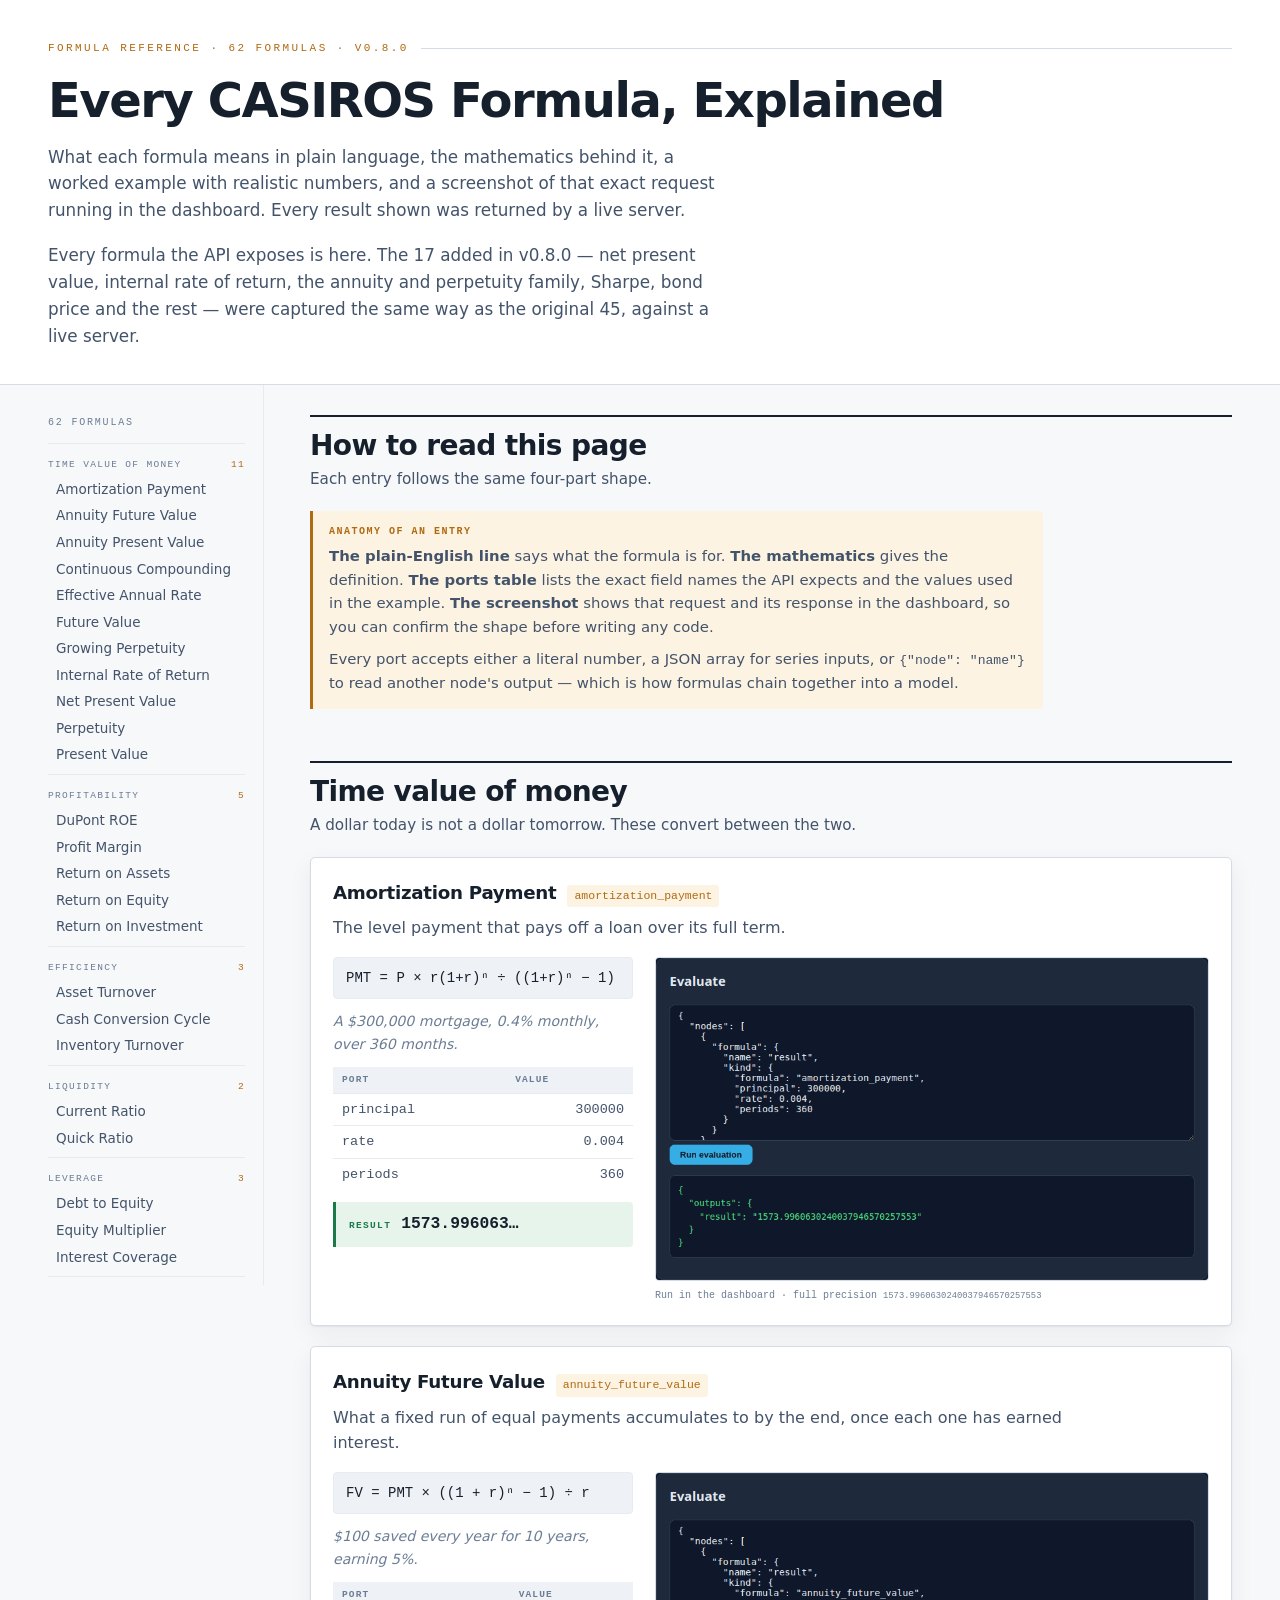
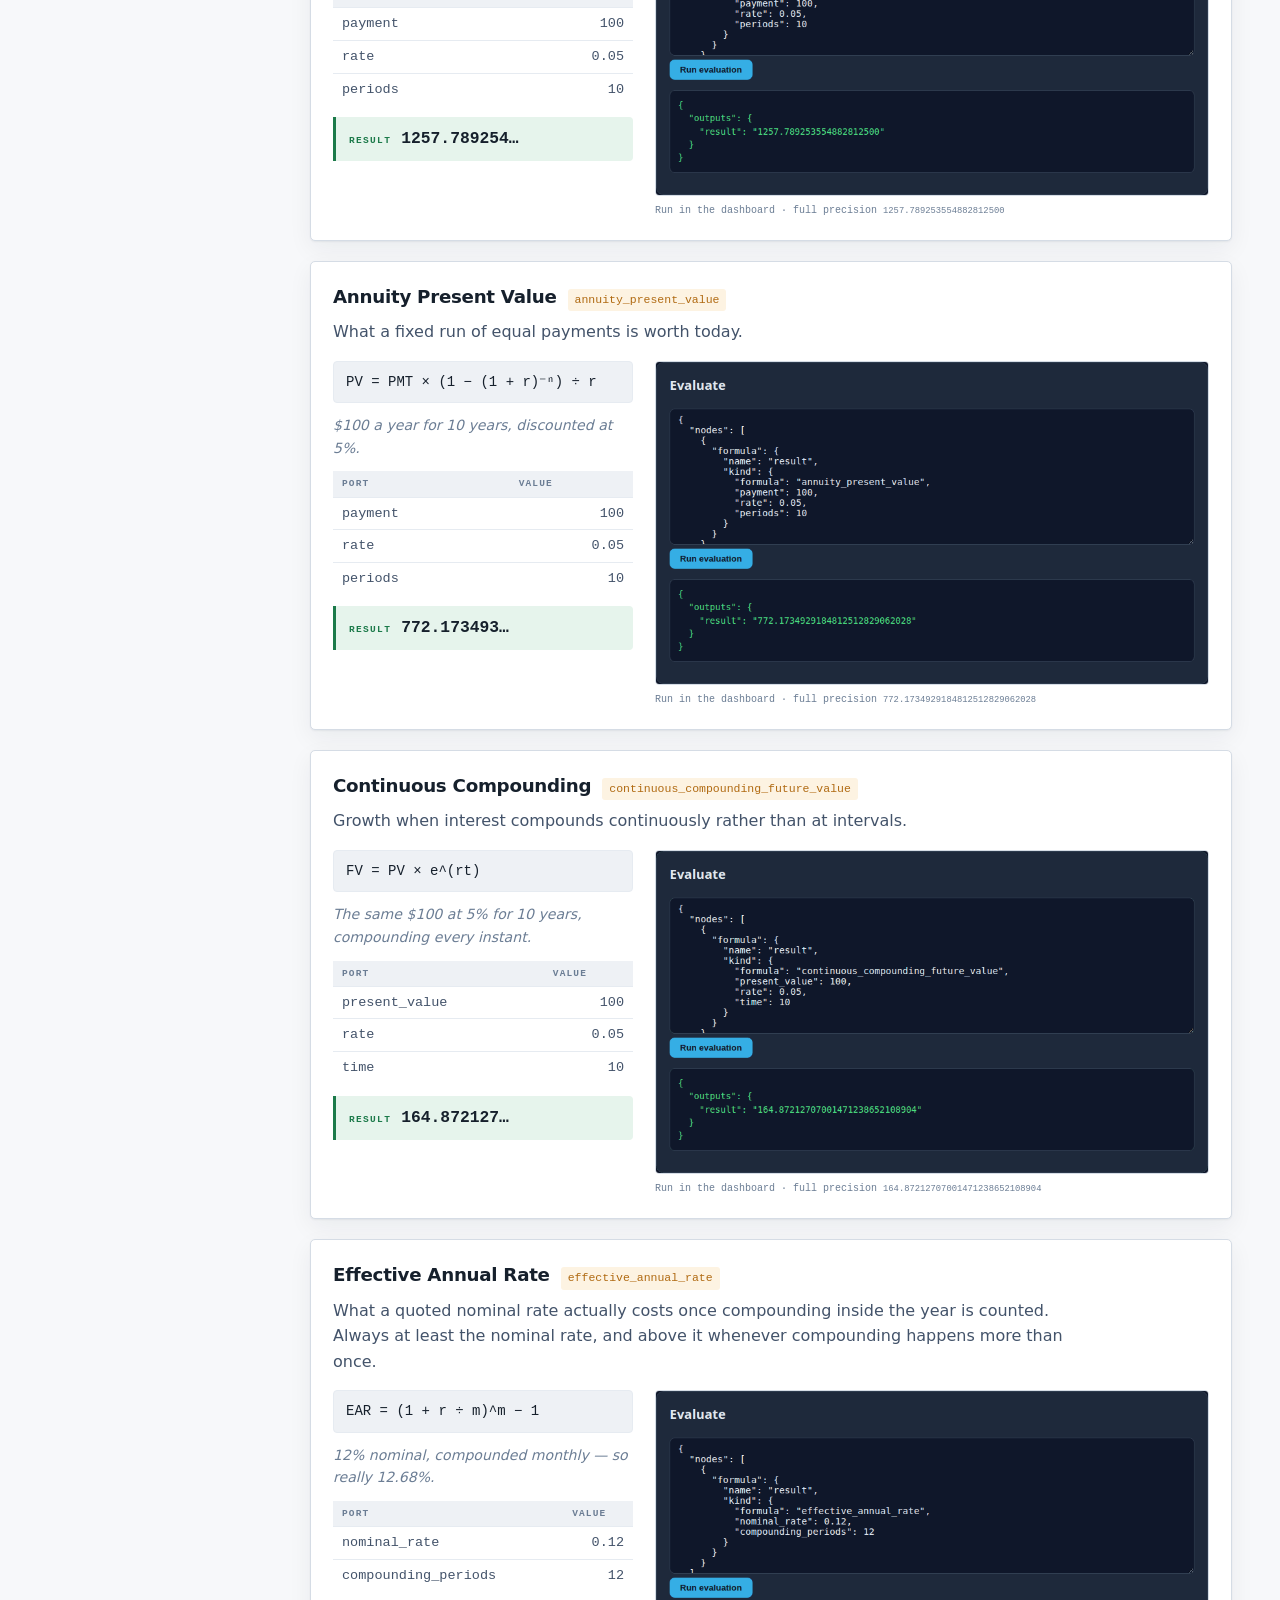
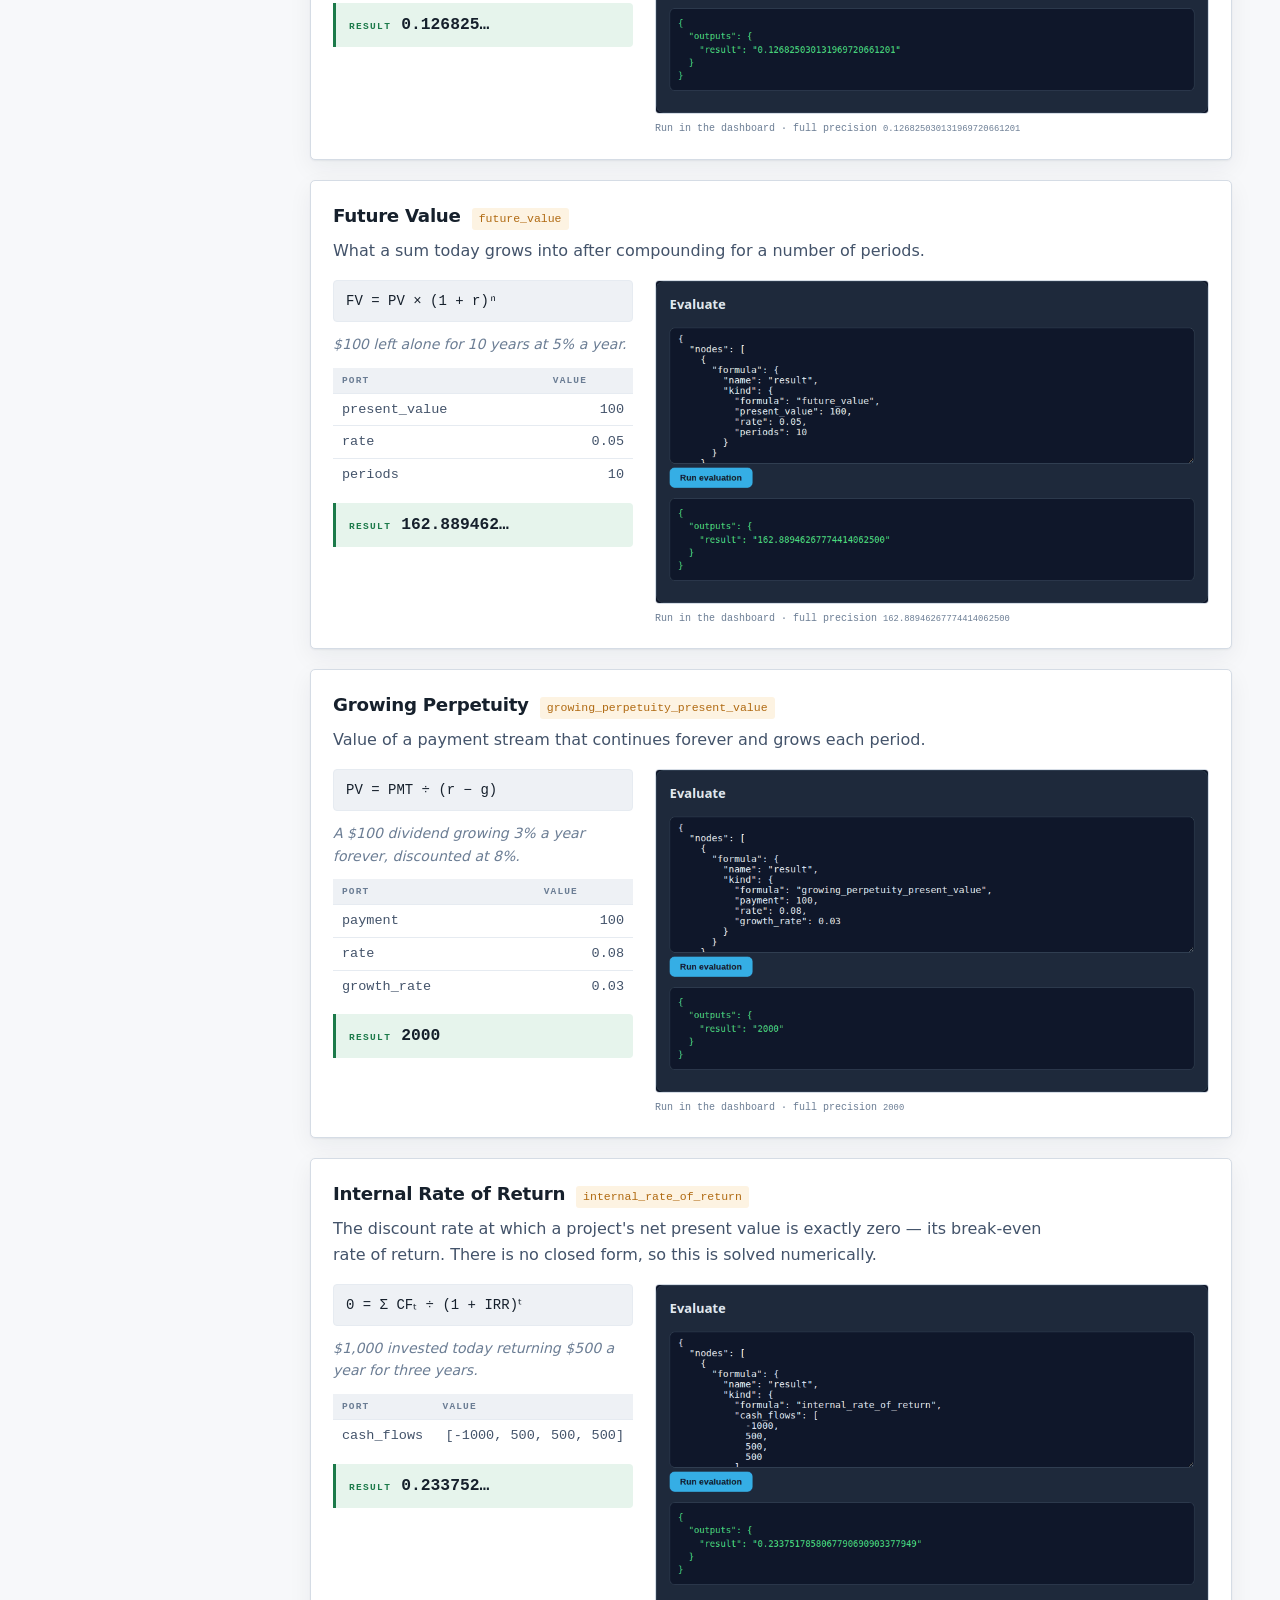
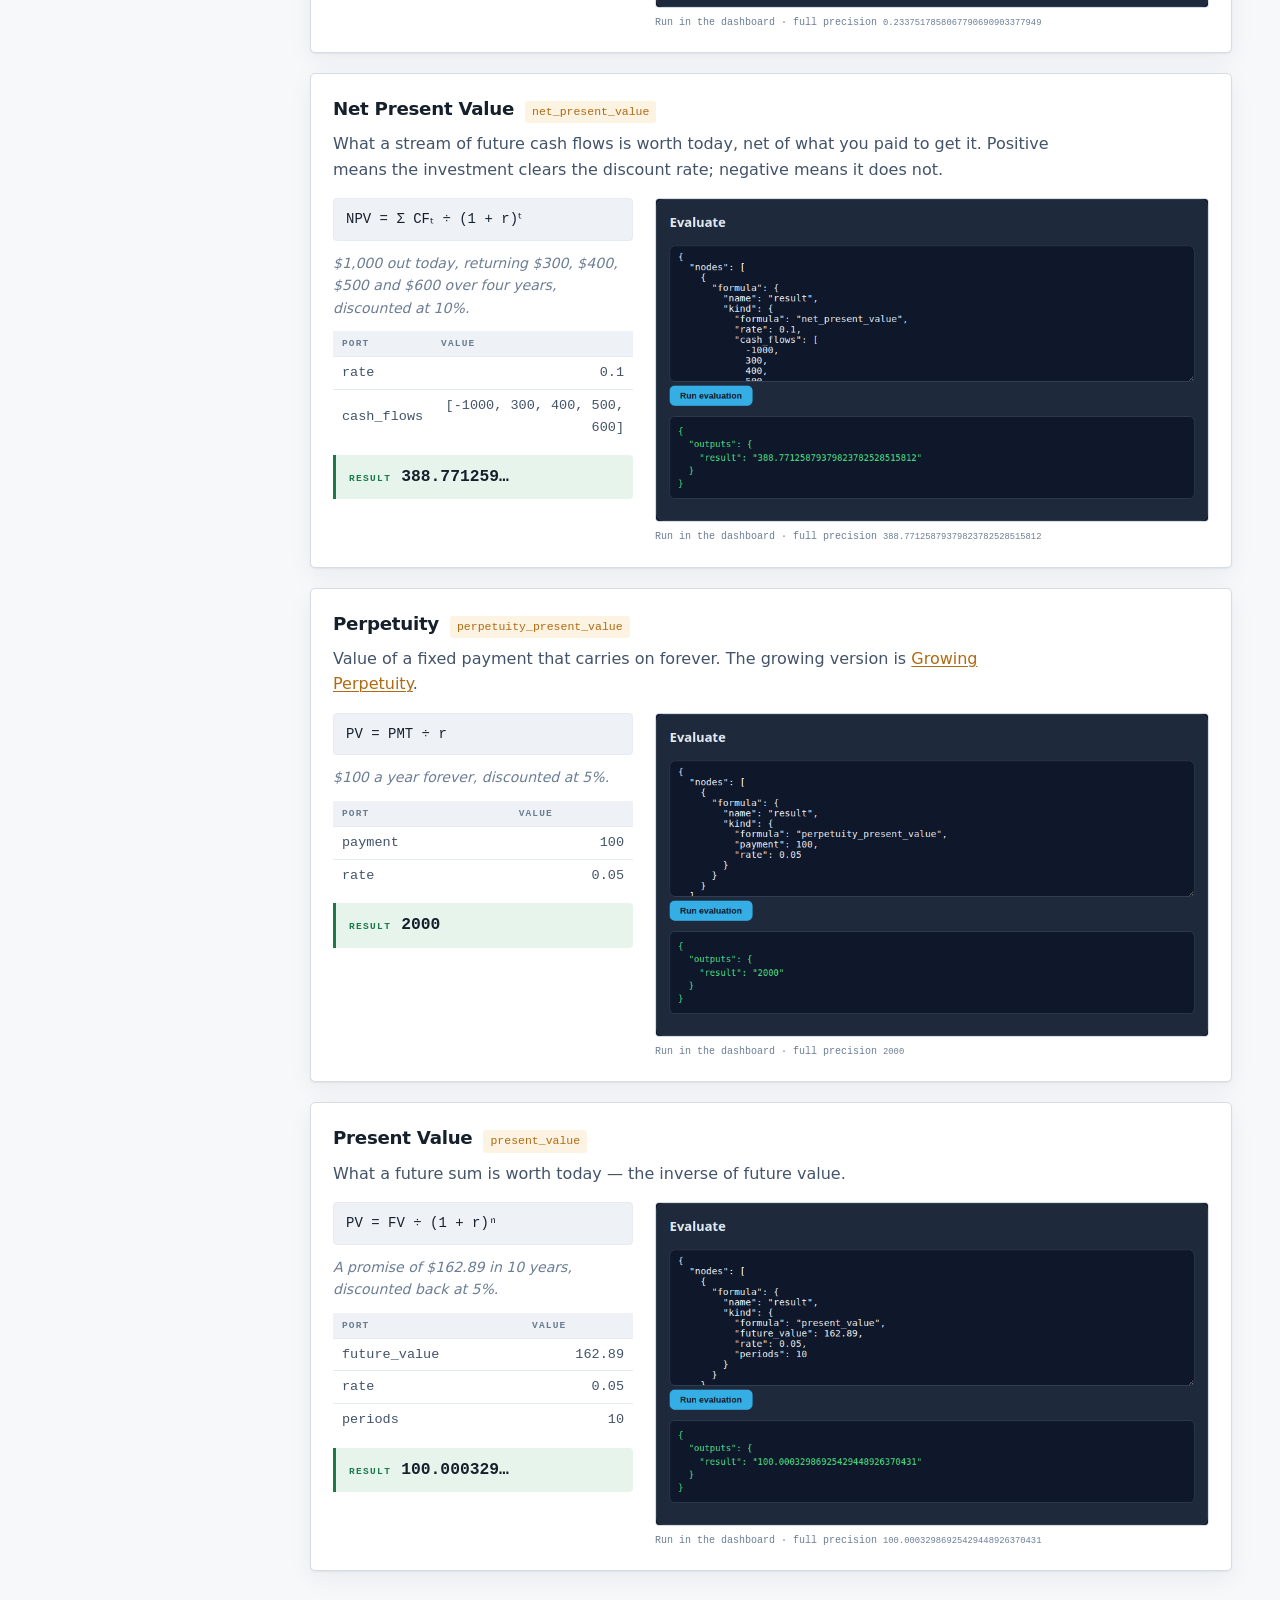
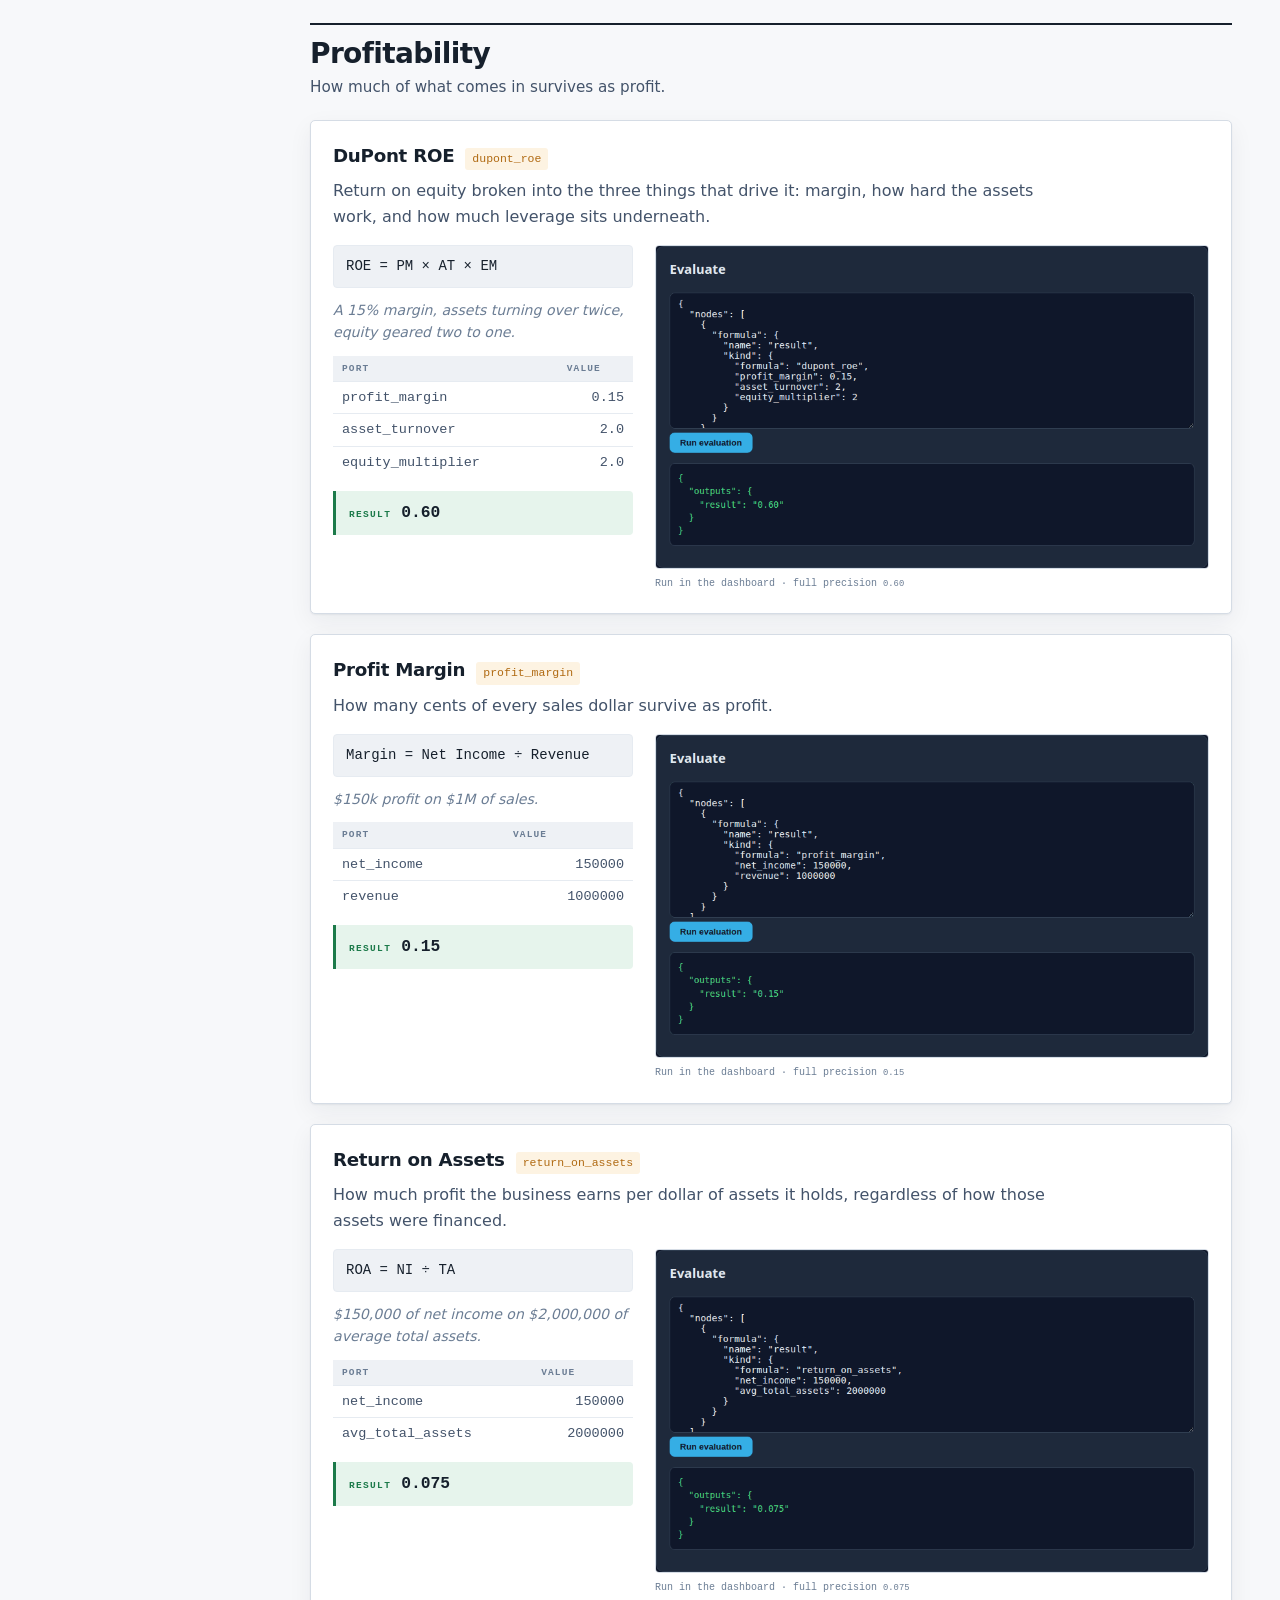
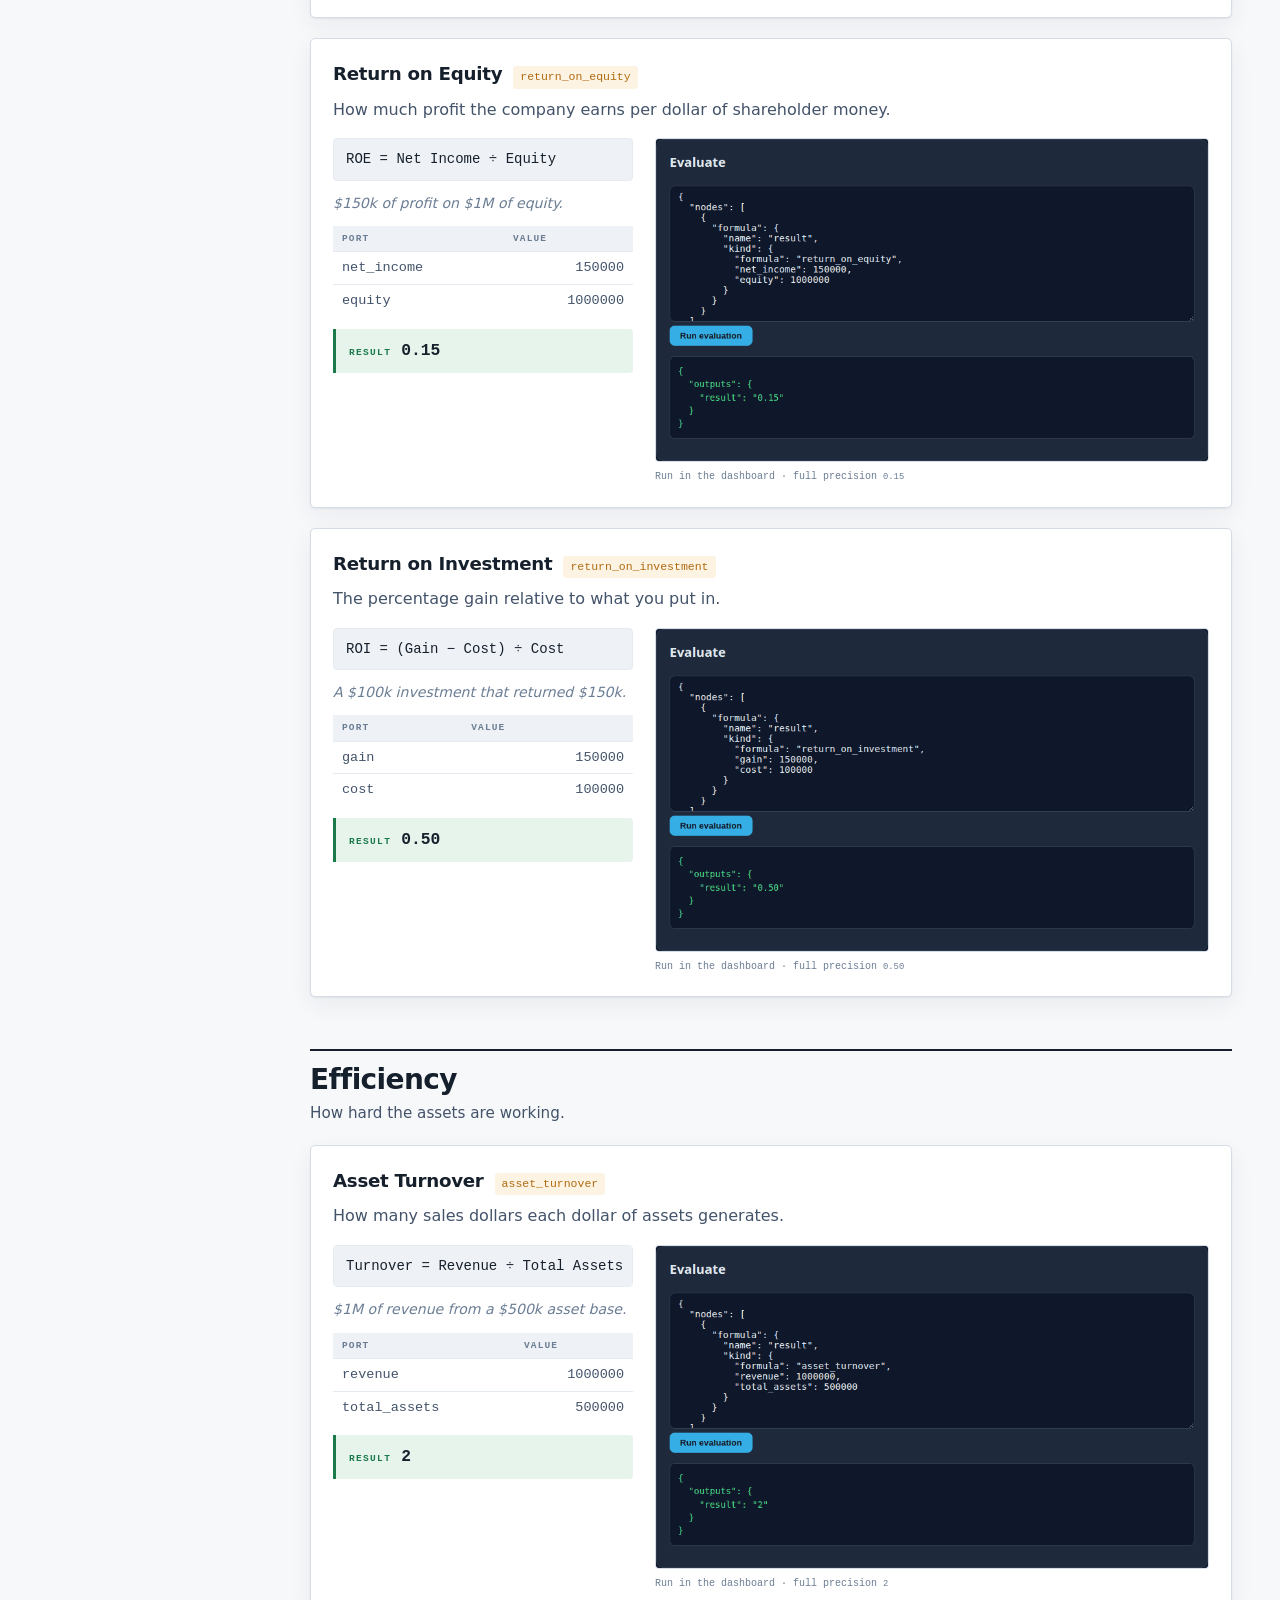
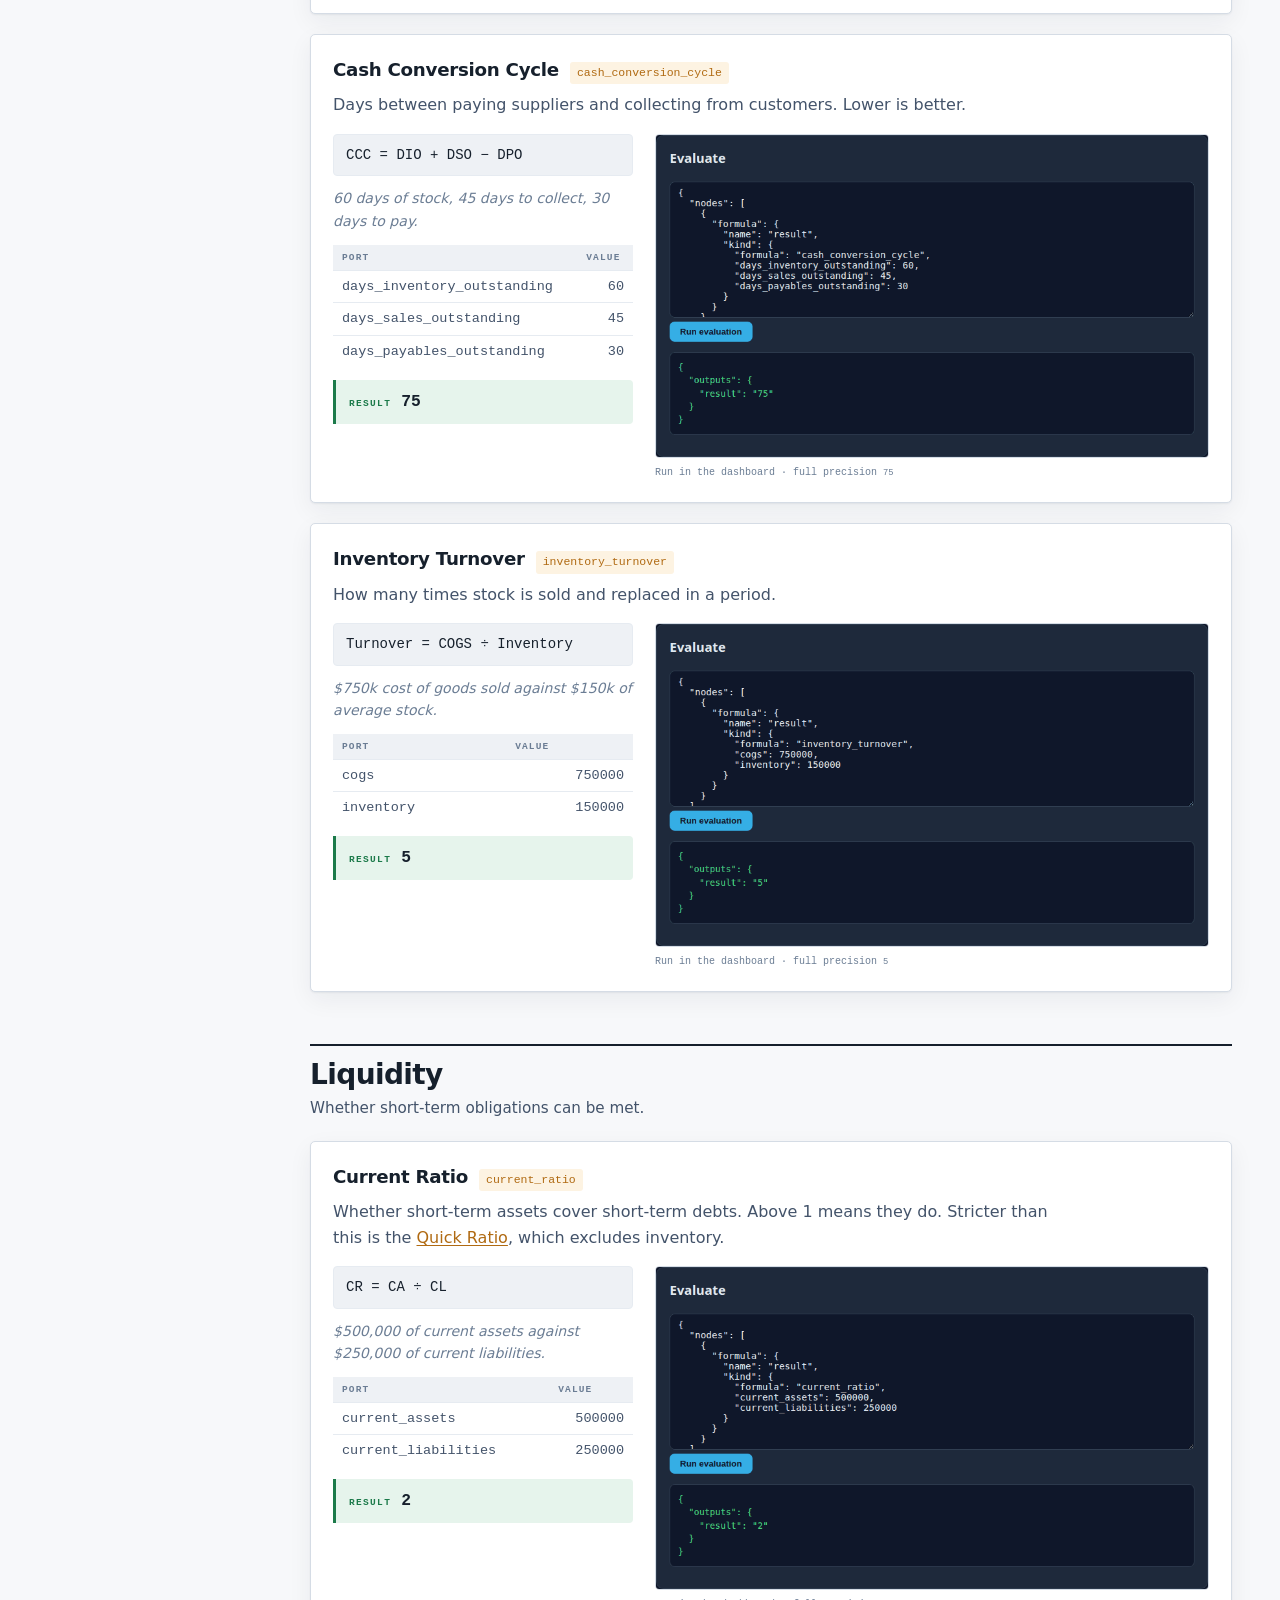
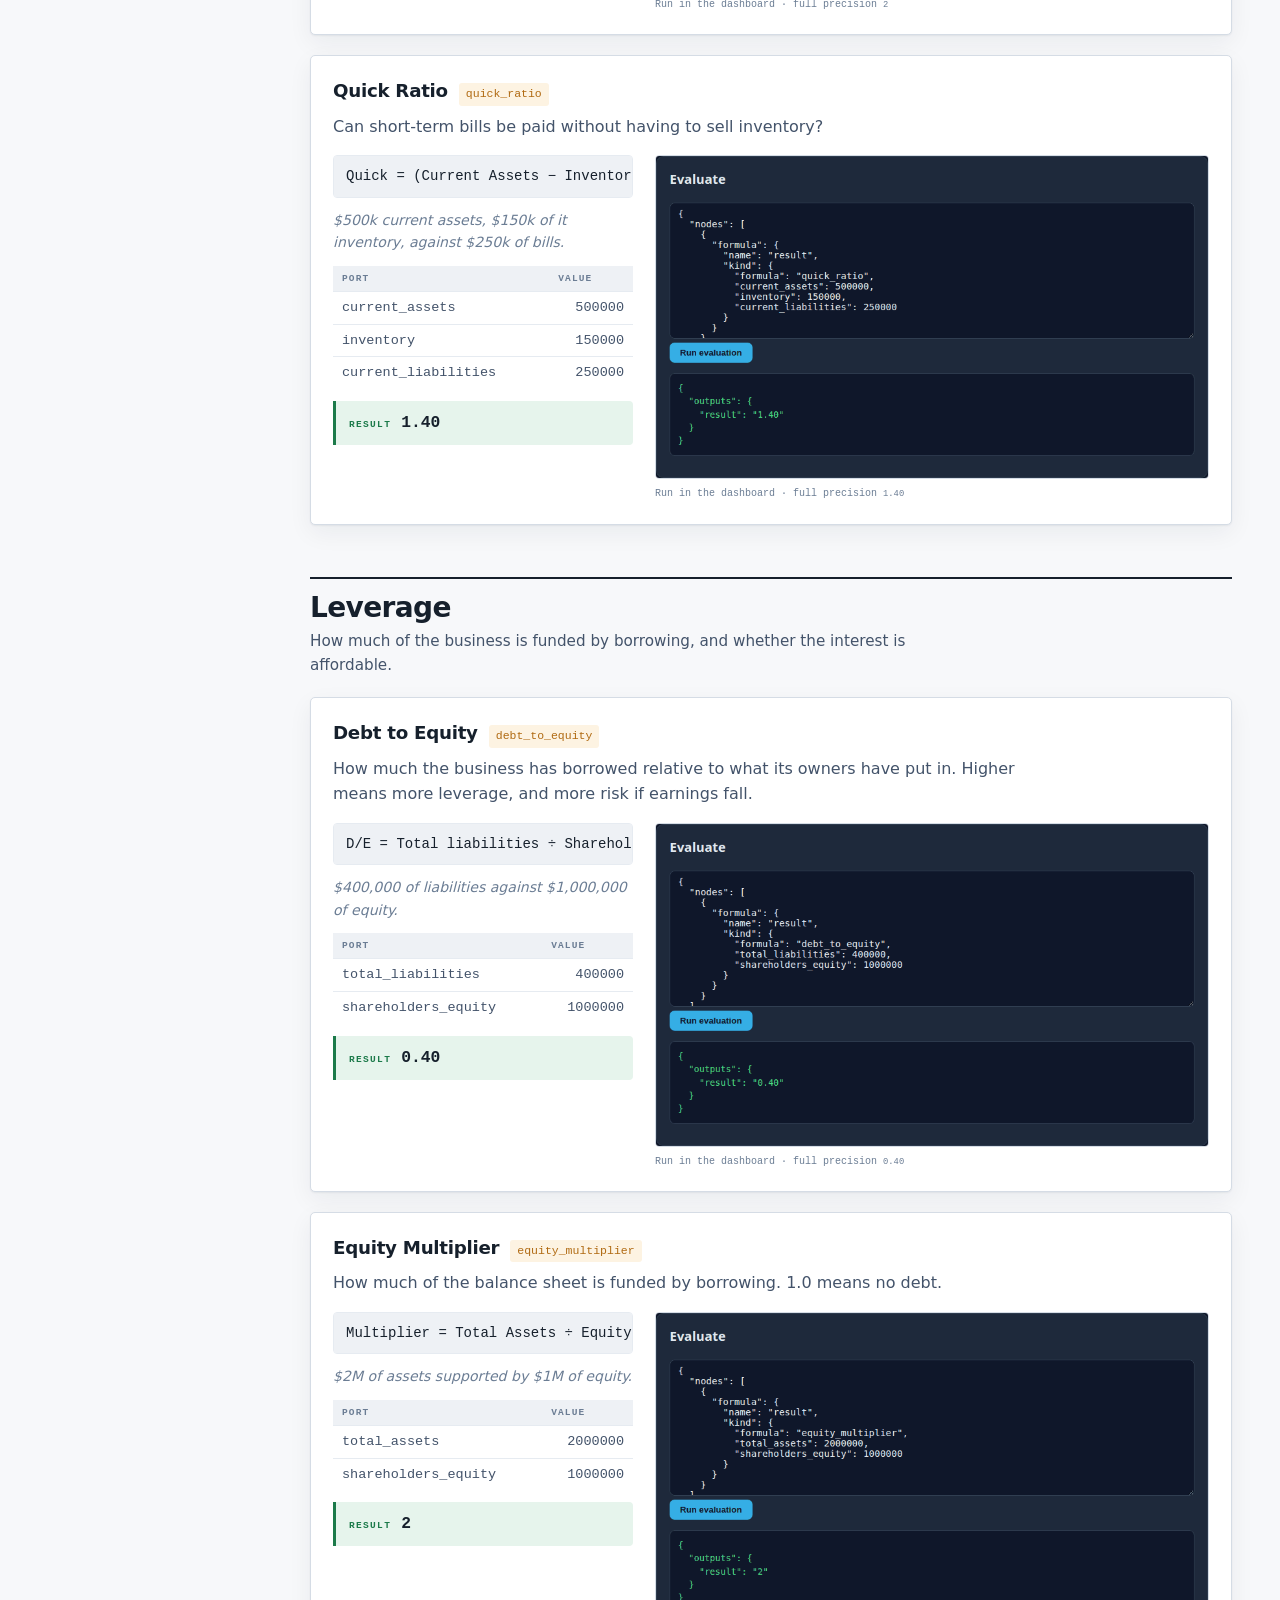
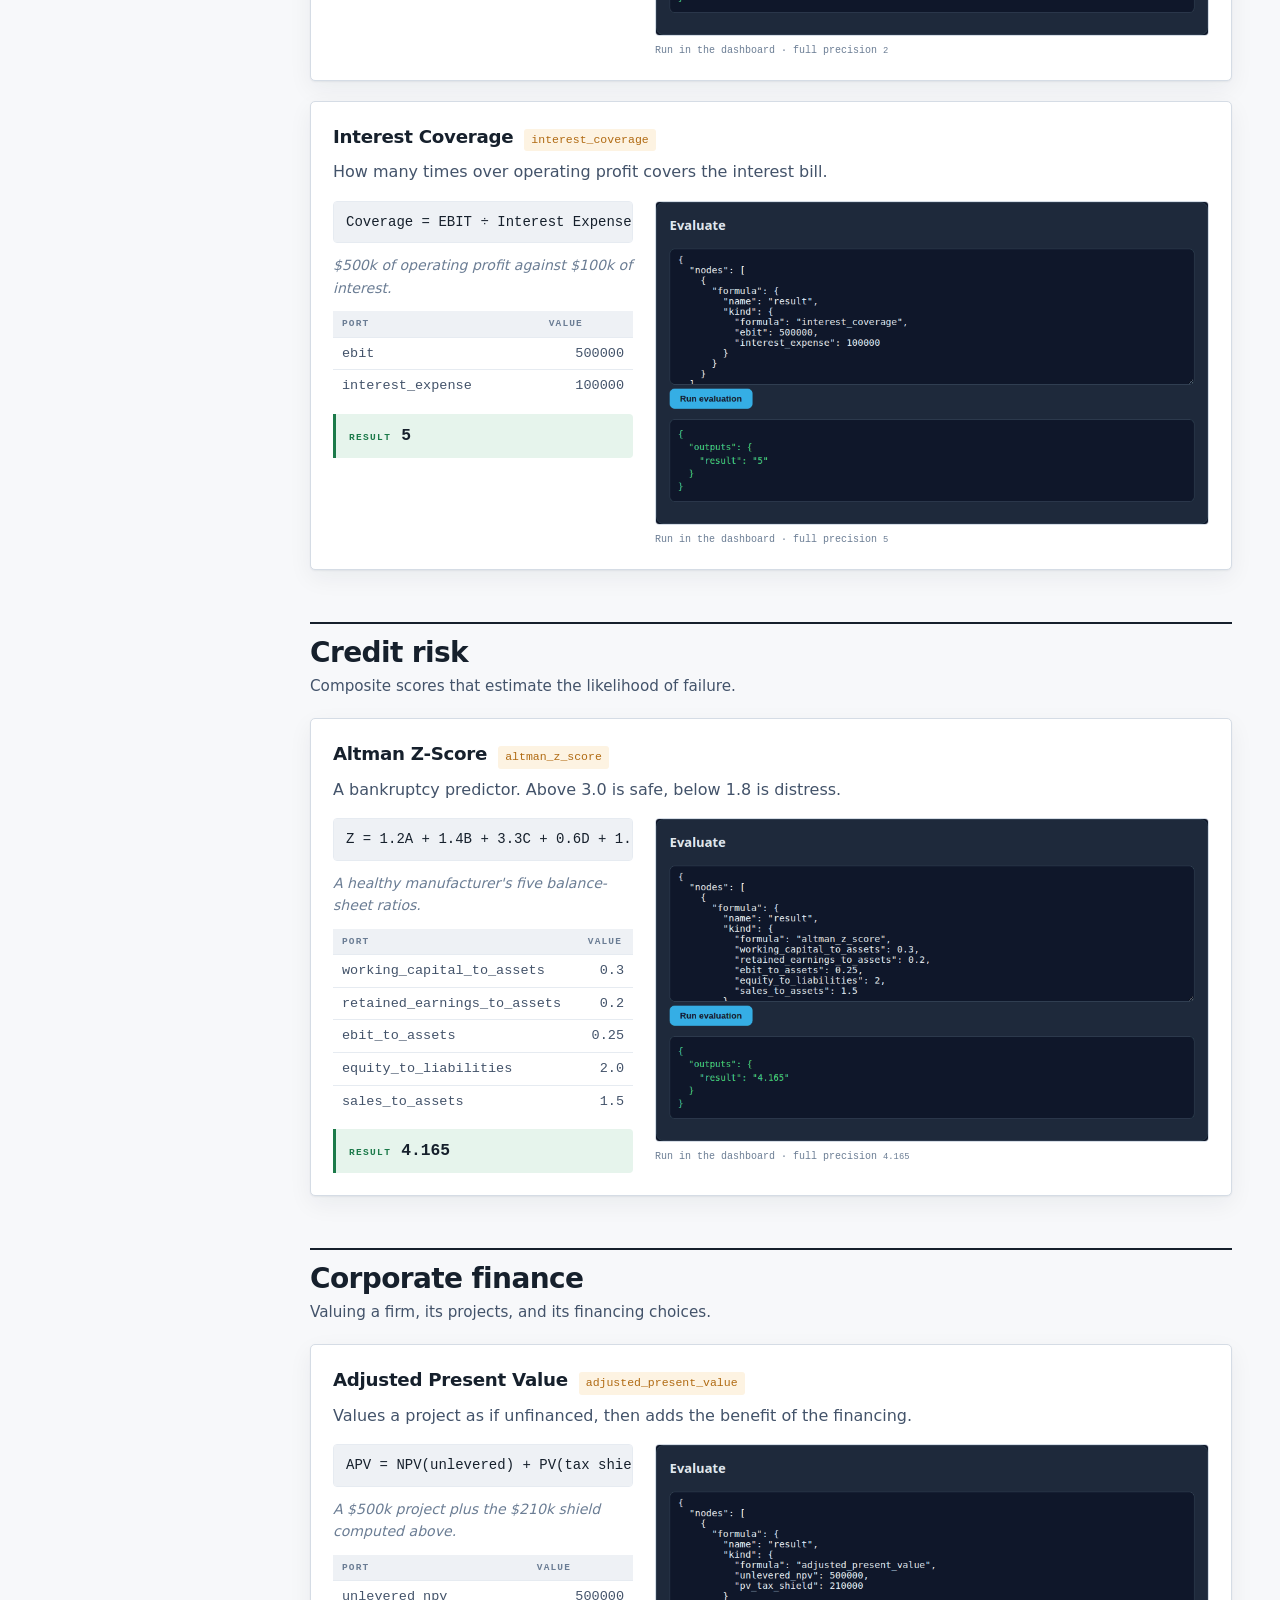
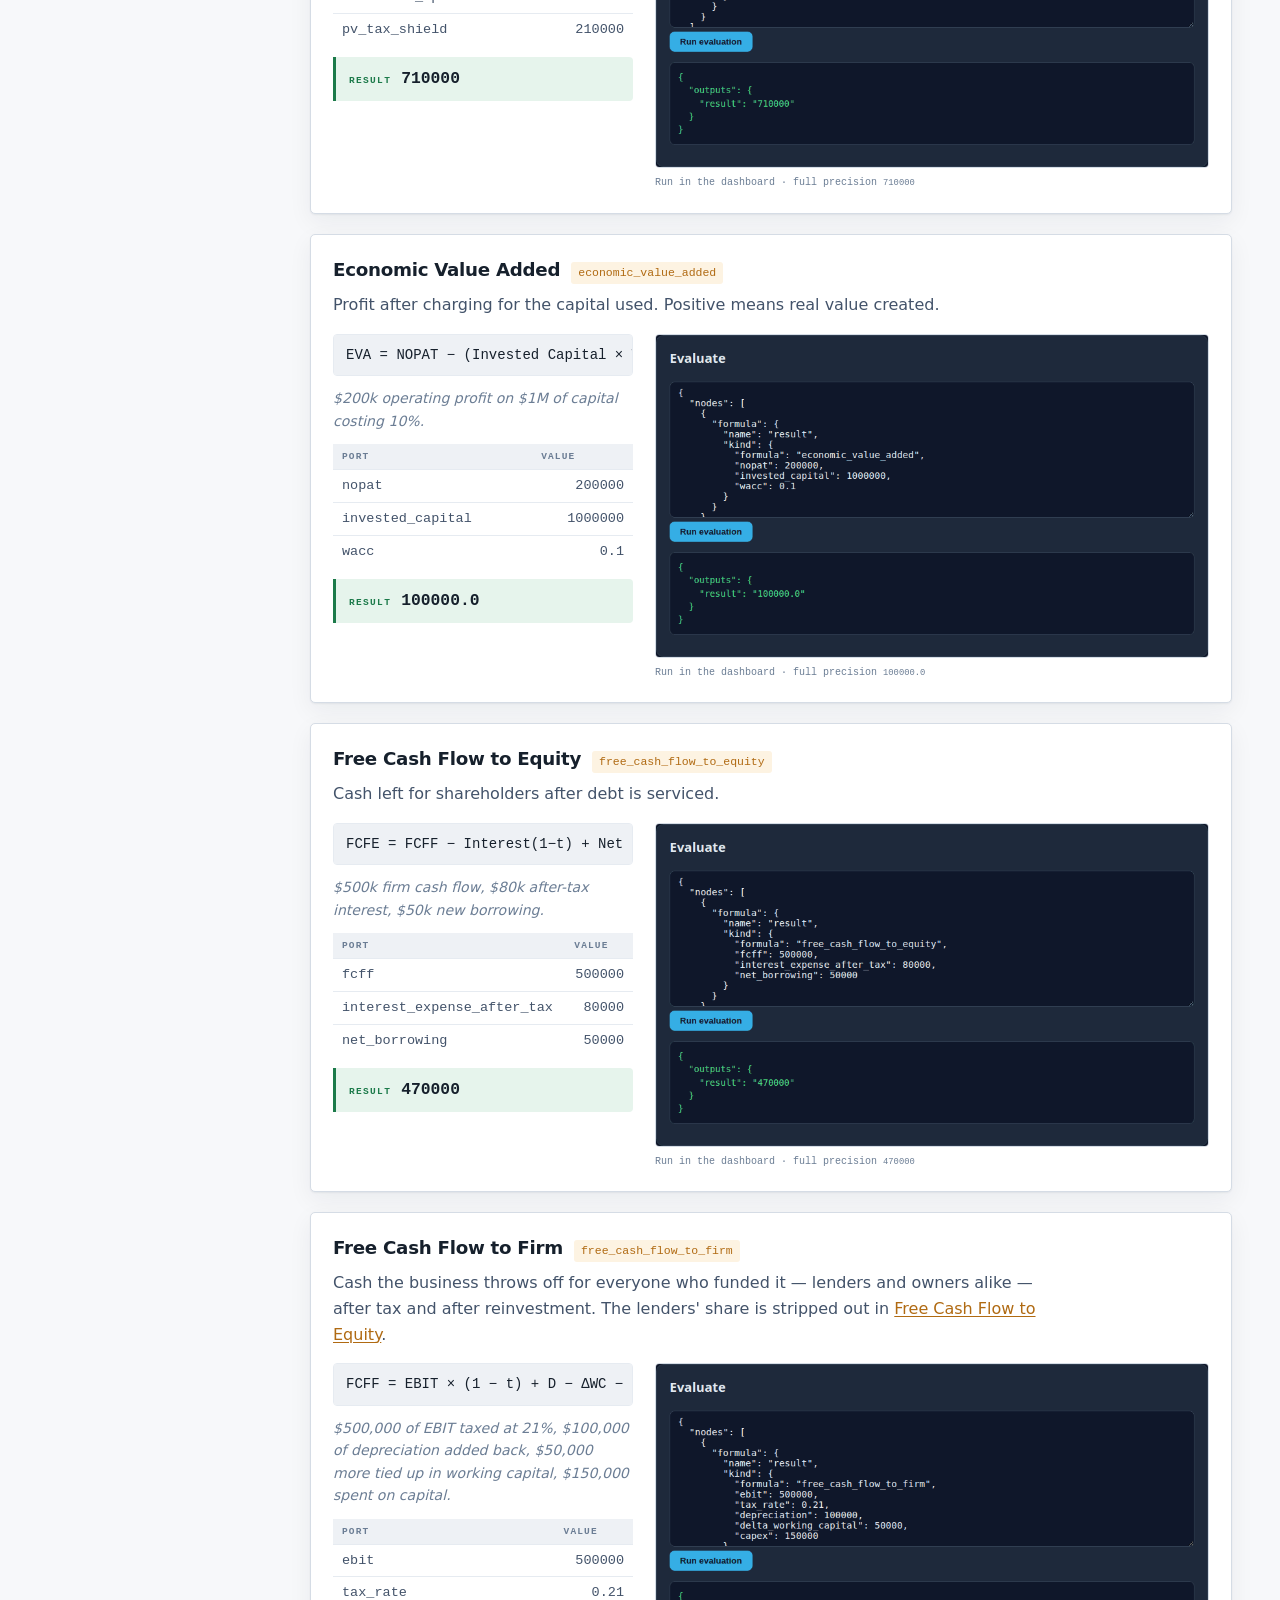
<file: docs/formulas.html>
<!doctype html>
<html lang="en">
<head>
<meta charset="utf-8">
<meta name="viewport" content="width=device-width, initial-scale=1">
<title>CASIROS Formula Reference</title>
<meta name="description" content="Plain-English explanation, mathematics, worked example, and dashboard screenshot for all 62 CASIROS formulas.">
<style>
  :root {
    --ground: #f7f8fa; --panel: #ffffff; --panel-2: #eef1f5;
    --ink: #16202c; --ink-2: #43536a; --ink-3: #6b7d94;
    --rule: #d5dce5; --rule-2: #e6ebf1;
    --accent: #b06a12; --accent-bright: #e8a33d; --accent-wash: #fdf3e2;
    --ok: #1c7a4a; --ok-wash: #e6f4ec;
    --shadow: 0 1px 2px rgba(22,32,44,.06), 0 8px 24px rgba(22,32,44,.06);
    --mono: ui-monospace, "SF Mono", "Cascadia Mono", "JetBrains Mono", Menlo, Consolas, monospace;
    --sans: "Inter Tight", "Helvetica Neue", -apple-system, BlinkMacSystemFont, "Segoe UI", system-ui, sans-serif;
  }
  @media (prefers-color-scheme: dark) {
    :root {
      --ground: #0b1119; --panel: #121b26; --panel-2: #18232f;
      --ink: #e3ebf4; --ink-2: #a8bacd; --ink-3: #7d8ea3;
      --rule: #253243; --rule-2: #1d2733;
      --accent: #e8a33d; --accent-bright: #f5bd67; --accent-wash: #251b0c;
      --ok: #4fc98a; --ok-wash: #0e2419;
      --shadow: 0 1px 2px rgba(0,0,0,.4), 0 10px 30px rgba(0,0,0,.35);
    }
  }
  :root[data-theme="dark"] {
    --ground: #0b1119; --panel: #121b26; --panel-2: #18232f;
    --ink: #e3ebf4; --ink-2: #a8bacd; --ink-3: #7d8ea3;
    --rule: #253243; --rule-2: #1d2733;
    --accent: #e8a33d; --accent-bright: #f5bd67; --accent-wash: #251b0c;
    --ok: #4fc98a; --ok-wash: #0e2419;
    --shadow: 0 1px 2px rgba(0,0,0,.4), 0 10px 30px rgba(0,0,0,.35);
  }
  :root[data-theme="light"] {
    --ground: #f7f8fa; --panel: #ffffff; --panel-2: #eef1f5;
    --ink: #16202c; --ink-2: #43536a; --ink-3: #6b7d94;
    --rule: #d5dce5; --rule-2: #e6ebf1;
    --accent: #b06a12; --accent-bright: #e8a33d; --accent-wash: #fdf3e2;
    --ok: #1c7a4a; --ok-wash: #e6f4ec;
    --shadow: 0 1px 2px rgba(22,32,44,.06), 0 8px 24px rgba(22,32,44,.06);
  }

  * { box-sizing: border-box; }
  body {
    margin: 0; background: var(--ground); color: var(--ink);
    font-family: var(--sans); font-size: 16px; line-height: 1.6;
    -webkit-font-smoothing: antialiased;
  }
  a { color: var(--accent); text-decoration-thickness: 1px; text-underline-offset: 2px; }
  a:focus-visible { outline: 2px solid var(--accent-bright); outline-offset: 3px; border-radius: 2px; }
  code { font-family: var(--mono); font-size: .88em; }

  .masthead { border-bottom: 1px solid var(--rule); background: var(--panel); }
  .masthead-inner { max-width: 1240px; margin: 0 auto; padding: 40px 28px 34px; display: grid; gap: 18px; }
  .stencil {
    font-family: var(--mono); font-size: 11px; letter-spacing: .22em;
    text-transform: uppercase; color: var(--accent); display: flex; align-items: center; gap: 12px;
  }
  .stencil::after { content: ""; flex: 1; height: 1px; background: var(--rule); }
  h1 {
    margin: 0; font-size: clamp(1.9rem, 4.4vw, 3rem); line-height: 1.04;
    letter-spacing: -.03em; font-weight: 700; text-wrap: balance;
  }
  .subtitle { margin: 0; max-width: 64ch; color: var(--ink-2); font-size: 1.05rem; }

  .shell {
    max-width: 1240px; margin: 0 auto; padding: 0 28px 90px;
    display: grid; grid-template-columns: 216px minmax(0,1fr); gap: 46px; align-items: start;
  }
  @media (max-width: 980px) {
    .shell { grid-template-columns: 1fr; gap: 0; }
    .rail { position: static; border-right: 0; border-bottom: 1px solid var(--rule);
            padding: 20px 0; margin-bottom: 26px; max-height: none; }
  }

  .rail {
    position: sticky; top: 0; align-self: start; max-height: 100vh; overflow-y: auto;
    padding: 30px 18px 30px 0; border-right: 1px solid var(--rule-2);
  }
  .rail-head {
    font-family: var(--mono); font-size: 10px; letter-spacing: .18em;
    text-transform: uppercase; color: var(--ink-3); margin: 0 0 12px;
  }
  .tier {
    font-family: var(--mono); font-size: 9.5px; letter-spacing: .14em;
    text-transform: uppercase; color: var(--ink-3);
    padding: 13px 0 5px; border-top: 1px solid var(--rule-2); margin: 6px 0 0;
    display: flex; justify-content: space-between; align-items: baseline; gap: 8px;
  }
  .tier:first-of-type { border-top: 0; margin-top: 0; padding-top: 0; }
  .tier-n { color: var(--accent); font-variant-numeric: tabular-nums; }
  .rail ul { list-style: none; margin: 0 0 4px; padding: 0; display: grid; gap: 1px; }
  .rail a {
    display: block; padding: 4px 8px; border-radius: 3px; text-decoration: none;
    color: var(--ink-2); font-size: .845rem; line-height: 1.3;
  }
  .rail a:hover { background: var(--panel-2); color: var(--ink); }

  main { padding-top: 30px; min-width: 0; }
  section { scroll-margin-top: 20px; margin-bottom: 52px; }
  .g-head { border-top: 2px solid var(--ink); padding-top: 13px; margin-bottom: 20px; }
  .g-head h2 {
    margin: 0; font-size: clamp(1.35rem, 2.6vw, 1.75rem); letter-spacing: -.022em;
    font-weight: 700; line-height: 1.14;
  }
  .g-note { margin: 5px 0 0; color: var(--ink-2); max-width: 66ch; font-size: .95rem; }

  .formula {
    background: var(--panel); border: 1px solid var(--rule); border-radius: 5px;
    padding: 20px 22px 22px; margin-bottom: 20px; scroll-margin-top: 20px;
    box-shadow: var(--shadow);
  }
  .f-head { display: flex; align-items: baseline; gap: 11px; flex-wrap: wrap; margin-bottom: 8px; }
  .f-head h3 { margin: 0; font-size: 1.14rem; letter-spacing: -.015em; font-weight: 650; }
  .f-id {
    font-family: var(--mono); font-size: 11.5px; color: var(--accent);
    background: var(--accent-wash); padding: 2px 7px; border-radius: 3px;
  }
  .f-plain { margin: 0 0 16px; color: var(--ink-2); max-width: 72ch; }

  .f-grid { display: grid; grid-template-columns: minmax(0, 300px) minmax(0, 1fr); gap: 22px; align-items: start; }
  @media (max-width: 860px) { .f-grid { grid-template-columns: 1fr; gap: 16px; } }

  .f-math {
    font-family: var(--mono); font-size: .875rem; color: var(--ink);
    background: var(--panel-2); border: 1px solid var(--rule-2);
    padding: 9px 12px; border-radius: 4px; margin-bottom: 11px;
    overflow-x: auto; white-space: nowrap;
  }
  .f-story { margin: 0 0 12px; color: var(--ink-3); font-size: .88rem; font-style: italic; }

  .f-ports { border-collapse: collapse; width: 100%; font-size: .845rem; margin-bottom: 12px; }
  .f-ports th {
    text-align: left; font-family: var(--mono); font-size: 9.5px; letter-spacing: .12em;
    text-transform: uppercase; color: var(--ink-3); font-weight: 600;
    padding: 5px 9px; background: var(--panel-2); border-bottom: 1px solid var(--rule-2);
  }
  .f-ports td { padding: 5px 9px; border-bottom: 1px solid var(--rule-2); color: var(--ink-2); }
  .f-ports tr:last-child td { border-bottom: 0; }
  .mono-col { font-family: var(--mono); }
  .num { font-variant-numeric: tabular-nums; text-align: right; color: var(--ink); }

  .f-result {
    display: flex; align-items: baseline; gap: 10px; flex-wrap: wrap;
    background: var(--ok-wash); border-left: 3px solid var(--ok);
    padding: 9px 13px; border-radius: 0 4px 4px 0;
  }
  .f-result-label {
    font-family: var(--mono); font-size: 9.5px; letter-spacing: .14em;
    text-transform: uppercase; color: var(--ok); font-weight: 600;
  }
  .f-result-value {
    font-family: var(--mono); font-size: 1.02rem; font-weight: 700;
    color: var(--ink); font-variant-numeric: tabular-nums;
  }

  .f-shot { margin: 0; }
  .f-shot img {
    display: block; width: 100%; height: auto; border-radius: 4px;
    border: 1px solid var(--rule); background: var(--panel-2);
  }
  .f-shot figcaption {
    font-family: var(--mono); font-size: 10px; color: var(--ink-3);
    margin-top: 7px; line-height: 1.5; word-break: break-all;
  }

  .note {
    border-left: 3px solid var(--accent); background: var(--accent-wash);
    padding: 13px 16px; border-radius: 0 4px 4px 0; margin: 20px 0; max-width: 72ch;
  }
  .note p { margin: 0; color: var(--ink-2); font-size: .93rem; }
  .note p + p { margin-top: 8px; }
  .note-label {
    font-family: var(--mono); font-size: 10px; letter-spacing: .15em;
    text-transform: uppercase; color: var(--accent); display: block;
    margin-bottom: 5px; font-weight: 600;
  }

  footer {
    max-width: 1240px; margin: 0 auto; padding: 26px 28px 56px;
    border-top: 1px solid var(--rule); color: var(--ink-3); font-size: .85rem;
  }
  footer p { color: var(--ink-3); max-width: 72ch; margin: 0; }
  @media (prefers-reduced-motion: reduce) { * { animation: none !important; transition: none !important; } }
</style>
</head>
<body>
<header class="masthead">
  <div class="masthead-inner">
    <div class="stencil">Formula Reference &middot; 62 formulas &middot; v0.8.0</div>
    <h1>Every CASIROS Formula, Explained</h1>
    <p class="subtitle">
      What each formula means in plain language, the mathematics behind it, a
      worked example with realistic numbers, and a screenshot of that exact
      request running in the dashboard. Every result shown was returned by a
      live server.
    </p>
    <p class="subtitle">
      Every formula the API exposes is here. The 17 added in v0.8.0 &mdash;
      net present value, internal rate of return, the annuity and perpetuity
      family, Sharpe, bond price and the rest &mdash; were captured the same
      way as the original 45, against a live server.
    </p>
  </div>
</header>

<div class="shell">
  <nav class="rail" aria-label="Formula index">
    <p class="rail-head">62 formulas</p>
      <p class="tier">Time value of money <span class="tier-n">11</span></p>
      <ul>
        <li><a href="#amortization-payment">Amortization Payment</a></li>
        <li><a href="#annuity-future-value">Annuity Future Value</a></li>
        <li><a href="#annuity-present-value">Annuity Present Value</a></li>
        <li><a href="#continuous-compounding-future-value">Continuous Compounding</a></li>
        <li><a href="#effective-annual-rate">Effective Annual Rate</a></li>
        <li><a href="#future-value">Future Value</a></li>
        <li><a href="#growing-perpetuity-present-value">Growing Perpetuity</a></li>
        <li><a href="#internal-rate-of-return">Internal Rate of Return</a></li>
        <li><a href="#net-present-value">Net Present Value</a></li>
        <li><a href="#perpetuity-present-value">Perpetuity</a></li>
        <li><a href="#present-value">Present Value</a></li>
      </ul>
      <p class="tier">Profitability <span class="tier-n">5</span></p>
      <ul>
        <li><a href="#dupont-roe">DuPont ROE</a></li>
        <li><a href="#profit-margin">Profit Margin</a></li>
        <li><a href="#return-on-assets">Return on Assets</a></li>
        <li><a href="#return-on-equity">Return on Equity</a></li>
        <li><a href="#return-on-investment">Return on Investment</a></li>
      </ul>
      <p class="tier">Efficiency <span class="tier-n">3</span></p>
      <ul>
        <li><a href="#asset-turnover">Asset Turnover</a></li>
        <li><a href="#cash-conversion-cycle">Cash Conversion Cycle</a></li>
        <li><a href="#inventory-turnover">Inventory Turnover</a></li>
      </ul>
      <p class="tier">Liquidity <span class="tier-n">2</span></p>
      <ul>
        <li><a href="#current-ratio">Current Ratio</a></li>
        <li><a href="#quick-ratio">Quick Ratio</a></li>
      </ul>
      <p class="tier">Leverage <span class="tier-n">3</span></p>
      <ul>
        <li><a href="#debt-to-equity">Debt to Equity</a></li>
        <li><a href="#equity-multiplier">Equity Multiplier</a></li>
        <li><a href="#interest-coverage">Interest Coverage</a></li>
      </ul>
      <p class="tier">Credit risk <span class="tier-n">1</span></p>
      <ul>
        <li><a href="#altman-z-score">Altman Z-Score</a></li>
      </ul>
      <p class="tier">Corporate finance <span class="tier-n">8</span></p>
      <ul>
        <li><a href="#adjusted-present-value">Adjusted Present Value</a></li>
        <li><a href="#economic-value-added">Economic Value Added</a></li>
        <li><a href="#free-cash-flow-to-equity">Free Cash Flow to Equity</a></li>
        <li><a href="#free-cash-flow-to-firm">Free Cash Flow to Firm</a></li>
        <li><a href="#internal-growth-rate">Internal Growth Rate</a></li>
        <li><a href="#sustainable-growth-rate">Sustainable Growth Rate</a></li>
        <li><a href="#tax-shield">Tax Shield</a></li>
        <li><a href="#wacc">Weighted Average Cost of Capital</a></li>
      </ul>
      <p class="tier">Risk &amp; markets <span class="tier-n">9</span></p>
      <ul>
        <li><a href="#beta">Beta</a></li>
        <li><a href="#calmar-ratio">Calmar Ratio</a></li>
        <li><a href="#expected-shortfall">Expected Shortfall</a></li>
        <li><a href="#jensens-alpha">Jensen's Alpha</a></li>
        <li><a href="#sharpe-ratio">Sharpe Ratio</a></li>
        <li><a href="#simple-moving-average">Simple Moving Average</a></li>
        <li><a href="#sortino-ratio">Sortino Ratio</a></li>
        <li><a href="#treynor-ratio">Treynor Ratio</a></li>
        <li><a href="#value-at-risk">Value at Risk</a></li>
      </ul>
      <p class="tier">Stocks &amp; bonds <span class="tier-n">7</span></p>
      <ul>
        <li><a href="#bond-price">Bond Price</a></li>
        <li><a href="#convexity">Convexity</a></li>
        <li><a href="#discounted-cash-flow">Discounted Cash Flow</a></li>
        <li><a href="#dividend-discount-model">Dividend Discount Model</a></li>
        <li><a href="#macaulay-duration">Macaulay Duration</a></li>
        <li><a href="#modified-duration">Modified Duration</a></li>
        <li><a href="#yield-to-maturity-approximation">Yield to Maturity (approx.)</a></li>
      </ul>
      <p class="tier">Banking <span class="tier-n">4</span></p>
      <ul>
        <li><a href="#capital-adequacy-ratio">Capital Adequacy Ratio</a></li>
        <li><a href="#loan-to-deposit-ratio">Loan-to-Deposit Ratio</a></li>
        <li><a href="#net-interest-margin">Net Interest Margin</a></li>
        <li><a href="#provision-coverage-ratio">Provision Coverage Ratio</a></li>
      </ul>
      <p class="tier">Options <span class="tier-n">9</span></p>
      <ul>
        <li><a href="#binomial-option-call">Binomial Call</a></li>
        <li><a href="#binomial-option-put">Binomial Put</a></li>
        <li><a href="#black-scholes-call">Black-Scholes Call</a></li>
        <li><a href="#black-scholes-put">Black-Scholes Put</a></li>
        <li><a href="#black-scholes-delta">Delta</a></li>
        <li><a href="#black-scholes-gamma">Gamma</a></li>
        <li><a href="#black-scholes-rho">Rho</a></li>
        <li><a href="#black-scholes-theta">Theta</a></li>
        <li><a href="#black-scholes-vega">Vega</a></li>
      </ul>
  </nav>

  <main>

    <section id="how-to-read">
      <div class="g-head">
        <h2>How to read this page</h2>
        <p class="g-note">Each entry follows the same four-part shape.</p>
      </div>

      <div class="note">
        <span class="note-label">Anatomy of an entry</span>
        <p>
          <strong>The plain-English line</strong> says what the formula is for.
          <strong>The mathematics</strong> gives the definition.
          <strong>The ports table</strong> lists the exact field names the API
          expects and the values used in the example.
          <strong>The screenshot</strong> shows that request and its response in
          the dashboard, so you can confirm the shape before writing any code.
        </p>
        <p>
          Every port accepts either a literal number, a JSON array for series
          inputs, or <code>{"node": "name"}</code> to read another node's output —
          which is how formulas chain together into a model.
        </p>
      </div>
    </section>

    <section id="time-value-of-money">
      <div class="g-head">
        <h2>Time value of money</h2>
        <p class="g-note">A dollar today is not a dollar tomorrow. These convert between the two.</p>
      </div>

      <article class="formula" id="amortization-payment">
        <header class="f-head">
          <h3>Amortization Payment</h3>
          <code class="f-id">amortization_payment</code>
        </header>

        <p class="f-plain">The level payment that pays off a loan over its full term.</p>

        <div class="f-grid">
          <div class="f-left">
            <div class="f-math">PMT = P × r(1+r)ⁿ ÷ ((1+r)ⁿ − 1)</div>
            <p class="f-story">A $300,000 mortgage, 0.4% monthly, over 360 months.</p>
            <table class="f-ports">
              <thead><tr><th>Port</th><th>Value</th></tr></thead>
              <tbody>
            <tr><td class="mono-col">principal</td><td class="mono-col num">300000</td></tr>
            <tr><td class="mono-col">rate</td><td class="mono-col num">0.004</td></tr>
            <tr><td class="mono-col">periods</td><td class="mono-col num">360</td></tr>
              </tbody>
            </table>
            <div class="f-result">
              <span class="f-result-label">Result</span>
              <span class="f-result-value">1573.996063…</span>
            </div>
          </div>
          <figure class="f-shot">
            <img loading="lazy" src="img/formulas/amortization_payment.png" width="852" height="497" alt="The CASIROS dashboard Evaluate panel showing a Amortization Payment request using formula amortization_payment, and the returned result 1573.996063….">
            <figcaption>Run in the dashboard &middot; full precision <code>1573.9960630240037946570257553</code></figcaption>
          </figure>
        </div>
      </article>
      <article class="formula" id="annuity-future-value">
        <header class="f-head">
          <h3>Annuity Future Value</h3>
          <code class="f-id">annuity_future_value</code>
        </header>

        <p class="f-plain">What a fixed run of equal payments accumulates to by the end, once each one has earned interest.</p>

        <div class="f-grid">
          <div class="f-left">
            <div class="f-math">FV = PMT × ((1 + r)ⁿ − 1) ÷ r</div>
            <p class="f-story">$100 saved every year for 10 years, earning 5%.</p>
            <table class="f-ports">
              <thead><tr><th>Port</th><th>Value</th></tr></thead>
              <tbody>
            <tr><td class="mono-col">payment</td><td class="mono-col num">100</td></tr>
            <tr><td class="mono-col">rate</td><td class="mono-col num">0.05</td></tr>
            <tr><td class="mono-col">periods</td><td class="mono-col num">10</td></tr>
              </tbody>
            </table>
            <div class="f-result">
              <span class="f-result-label">Result</span>
              <span class="f-result-value">1257.789254…</span>
            </div>
          </div>
          <figure class="f-shot">
            <img loading="lazy" src="img/formulas/annuity_future_value.png" width="852" height="497" alt="The CASIROS dashboard Evaluate panel showing a Annuity Future Value request using formula annuity_future_value, and the returned result 1257.789254….">
            <figcaption>Run in the dashboard &middot; full precision <code>1257.789253554882812500</code></figcaption>
          </figure>
        </div>
      </article>
      <article class="formula" id="annuity-present-value">
        <header class="f-head">
          <h3>Annuity Present Value</h3>
          <code class="f-id">annuity_present_value</code>
        </header>

        <p class="f-plain">What a fixed run of equal payments is worth today.</p>

        <div class="f-grid">
          <div class="f-left">
            <div class="f-math">PV = PMT × (1 − (1 + r)⁻ⁿ) ÷ r</div>
            <p class="f-story">$100 a year for 10 years, discounted at 5%.</p>
            <table class="f-ports">
              <thead><tr><th>Port</th><th>Value</th></tr></thead>
              <tbody>
            <tr><td class="mono-col">payment</td><td class="mono-col num">100</td></tr>
            <tr><td class="mono-col">rate</td><td class="mono-col num">0.05</td></tr>
            <tr><td class="mono-col">periods</td><td class="mono-col num">10</td></tr>
              </tbody>
            </table>
            <div class="f-result">
              <span class="f-result-label">Result</span>
              <span class="f-result-value">772.173493…</span>
            </div>
          </div>
          <figure class="f-shot">
            <img loading="lazy" src="img/formulas/annuity_present_value.png" width="852" height="497" alt="The CASIROS dashboard Evaluate panel showing a Annuity Present Value request using formula annuity_present_value, and the returned result 772.173493….">
            <figcaption>Run in the dashboard &middot; full precision <code>772.1734929184812512829062028</code></figcaption>
          </figure>
        </div>
      </article>
      <article class="formula" id="continuous-compounding-future-value">
        <header class="f-head">
          <h3>Continuous Compounding</h3>
          <code class="f-id">continuous_compounding_future_value</code>
        </header>

        <p class="f-plain">Growth when interest compounds continuously rather than at intervals.</p>

        <div class="f-grid">
          <div class="f-left">
            <div class="f-math">FV = PV × e^(rt)</div>
            <p class="f-story">The same $100 at 5% for 10 years, compounding every instant.</p>
            <table class="f-ports">
              <thead><tr><th>Port</th><th>Value</th></tr></thead>
              <tbody>
            <tr><td class="mono-col">present_value</td><td class="mono-col num">100</td></tr>
            <tr><td class="mono-col">rate</td><td class="mono-col num">0.05</td></tr>
            <tr><td class="mono-col">time</td><td class="mono-col num">10</td></tr>
              </tbody>
            </table>
            <div class="f-result">
              <span class="f-result-label">Result</span>
              <span class="f-result-value">164.872127…</span>
            </div>
          </div>
          <figure class="f-shot">
            <img loading="lazy" src="img/formulas/continuous_compounding_future_value.png" width="852" height="497" alt="The CASIROS dashboard Evaluate panel showing a Continuous Compounding request using formula continuous_compounding_future_value, and the returned result 164.872127….">
            <figcaption>Run in the dashboard &middot; full precision <code>164.87212707001471238652108904</code></figcaption>
          </figure>
        </div>
      </article>
      <article class="formula" id="effective-annual-rate">
        <header class="f-head">
          <h3>Effective Annual Rate</h3>
          <code class="f-id">effective_annual_rate</code>
        </header>

        <p class="f-plain">What a quoted nominal rate actually costs once compounding inside the year is counted. Always at least the nominal rate, and above it whenever compounding happens more than once.</p>

        <div class="f-grid">
          <div class="f-left">
            <div class="f-math">EAR = (1 + r ÷ m)^m − 1</div>
            <p class="f-story">12% nominal, compounded monthly — so really 12.68%.</p>
            <table class="f-ports">
              <thead><tr><th>Port</th><th>Value</th></tr></thead>
              <tbody>
            <tr><td class="mono-col">nominal_rate</td><td class="mono-col num">0.12</td></tr>
            <tr><td class="mono-col">compounding_periods</td><td class="mono-col num">12</td></tr>
              </tbody>
            </table>
            <div class="f-result">
              <span class="f-result-label">Result</span>
              <span class="f-result-value">0.126825…</span>
            </div>
          </div>
          <figure class="f-shot">
            <img loading="lazy" src="img/formulas/effective_annual_rate.png" width="852" height="497" alt="The CASIROS dashboard Evaluate panel showing a Effective Annual Rate request using formula effective_annual_rate, and the returned result 0.126825….">
            <figcaption>Run in the dashboard &middot; full precision <code>0.126825030131969720661201</code></figcaption>
          </figure>
        </div>
      </article>
      <article class="formula" id="future-value">
        <header class="f-head">
          <h3>Future Value</h3>
          <code class="f-id">future_value</code>
        </header>

        <p class="f-plain">What a sum today grows into after compounding for a number of periods.</p>

        <div class="f-grid">
          <div class="f-left">
            <div class="f-math">FV = PV × (1 + r)ⁿ</div>
            <p class="f-story">$100 left alone for 10 years at 5% a year.</p>
            <table class="f-ports">
              <thead><tr><th>Port</th><th>Value</th></tr></thead>
              <tbody>
            <tr><td class="mono-col">present_value</td><td class="mono-col num">100</td></tr>
            <tr><td class="mono-col">rate</td><td class="mono-col num">0.05</td></tr>
            <tr><td class="mono-col">periods</td><td class="mono-col num">10</td></tr>
              </tbody>
            </table>
            <div class="f-result">
              <span class="f-result-label">Result</span>
              <span class="f-result-value">162.889462…</span>
            </div>
          </div>
          <figure class="f-shot">
            <img loading="lazy" src="img/formulas/future_value.png" width="852" height="497" alt="The CASIROS dashboard Evaluate panel showing a Future Value request using formula future_value, and the returned result 162.889462….">
            <figcaption>Run in the dashboard &middot; full precision <code>162.88946267774414062500</code></figcaption>
          </figure>
        </div>
      </article>
      <article class="formula" id="growing-perpetuity-present-value">
        <header class="f-head">
          <h3>Growing Perpetuity</h3>
          <code class="f-id">growing_perpetuity_present_value</code>
        </header>

        <p class="f-plain">Value of a payment stream that continues forever and grows each period.</p>

        <div class="f-grid">
          <div class="f-left">
            <div class="f-math">PV = PMT ÷ (r − g)</div>
            <p class="f-story">A $100 dividend growing 3% a year forever, discounted at 8%.</p>
            <table class="f-ports">
              <thead><tr><th>Port</th><th>Value</th></tr></thead>
              <tbody>
            <tr><td class="mono-col">payment</td><td class="mono-col num">100</td></tr>
            <tr><td class="mono-col">rate</td><td class="mono-col num">0.08</td></tr>
            <tr><td class="mono-col">growth_rate</td><td class="mono-col num">0.03</td></tr>
              </tbody>
            </table>
            <div class="f-result">
              <span class="f-result-label">Result</span>
              <span class="f-result-value">2000</span>
            </div>
          </div>
          <figure class="f-shot">
            <img loading="lazy" src="img/formulas/growing_perpetuity_present_value.png" width="852" height="497" alt="The CASIROS dashboard Evaluate panel showing a Growing Perpetuity request using formula growing_perpetuity_present_value, and the returned result 2000.">
            <figcaption>Run in the dashboard &middot; full precision <code>2000</code></figcaption>
          </figure>
        </div>
      </article>
      <article class="formula" id="internal-rate-of-return">
        <header class="f-head">
          <h3>Internal Rate of Return</h3>
          <code class="f-id">internal_rate_of_return</code>
        </header>

        <p class="f-plain">The discount rate at which a project's net present value is exactly zero — its break-even rate of return. There is no closed form, so this is solved numerically.</p>

        <div class="f-grid">
          <div class="f-left">
            <div class="f-math">0 = Σ CFₜ ÷ (1 + IRR)ᵗ</div>
            <p class="f-story">$1,000 invested today returning $500 a year for three years.</p>
            <table class="f-ports">
              <thead><tr><th>Port</th><th>Value</th></tr></thead>
              <tbody>
            <tr><td class="mono-col">cash_flows</td><td class="mono-col num">[-1000, 500, 500, 500]</td></tr>
              </tbody>
            </table>
            <div class="f-result">
              <span class="f-result-label">Result</span>
              <span class="f-result-value">0.233752…</span>
            </div>
          </div>
          <figure class="f-shot">
            <img loading="lazy" src="img/formulas/internal_rate_of_return.png" width="852" height="497" alt="The CASIROS dashboard Evaluate panel showing a Internal Rate of Return request using formula internal_rate_of_return, and the returned result 0.233752….">
            <figcaption>Run in the dashboard &middot; full precision <code>0.2337517858067790690903377949</code></figcaption>
          </figure>
        </div>
      </article>
      <article class="formula" id="net-present-value">
        <header class="f-head">
          <h3>Net Present Value</h3>
          <code class="f-id">net_present_value</code>
        </header>

        <p class="f-plain">What a stream of future cash flows is worth today, net of what you paid to get it. Positive means the investment clears the discount rate; negative means it does not.</p>

        <div class="f-grid">
          <div class="f-left">
            <div class="f-math">NPV = Σ CFₜ ÷ (1 + r)ᵗ</div>
            <p class="f-story">$1,000 out today, returning $300, $400, $500 and $600 over four years, discounted at 10%.</p>
            <table class="f-ports">
              <thead><tr><th>Port</th><th>Value</th></tr></thead>
              <tbody>
            <tr><td class="mono-col">rate</td><td class="mono-col num">0.1</td></tr>
            <tr><td class="mono-col">cash_flows</td><td class="mono-col num">[-1000, 300, 400, 500, 600]</td></tr>
              </tbody>
            </table>
            <div class="f-result">
              <span class="f-result-label">Result</span>
              <span class="f-result-value">388.771259…</span>
            </div>
          </div>
          <figure class="f-shot">
            <img loading="lazy" src="img/formulas/net_present_value.png" width="852" height="497" alt="The CASIROS dashboard Evaluate panel showing a Net Present Value request using formula net_present_value, and the returned result 388.771259….">
            <figcaption>Run in the dashboard &middot; full precision <code>388.77125879379823782528515812</code></figcaption>
          </figure>
        </div>
      </article>
      <article class="formula" id="perpetuity-present-value">
        <header class="f-head">
          <h3>Perpetuity</h3>
          <code class="f-id">perpetuity_present_value</code>
        </header>

        <p class="f-plain">Value of a fixed payment that carries on forever. The growing version is <a href="#growing-perpetuity-present-value">Growing Perpetuity</a>.</p>

        <div class="f-grid">
          <div class="f-left">
            <div class="f-math">PV = PMT ÷ r</div>
            <p class="f-story">$100 a year forever, discounted at 5%.</p>
            <table class="f-ports">
              <thead><tr><th>Port</th><th>Value</th></tr></thead>
              <tbody>
            <tr><td class="mono-col">payment</td><td class="mono-col num">100</td></tr>
            <tr><td class="mono-col">rate</td><td class="mono-col num">0.05</td></tr>
              </tbody>
            </table>
            <div class="f-result">
              <span class="f-result-label">Result</span>
              <span class="f-result-value">2000</span>
            </div>
          </div>
          <figure class="f-shot">
            <img loading="lazy" src="img/formulas/perpetuity_present_value.png" width="852" height="497" alt="The CASIROS dashboard Evaluate panel showing a Perpetuity request using formula perpetuity_present_value, and the returned result 2000.">
            <figcaption>Run in the dashboard &middot; full precision <code>2000</code></figcaption>
          </figure>
        </div>
      </article>
      <article class="formula" id="present-value">
        <header class="f-head">
          <h3>Present Value</h3>
          <code class="f-id">present_value</code>
        </header>

        <p class="f-plain">What a future sum is worth today — the inverse of future value.</p>

        <div class="f-grid">
          <div class="f-left">
            <div class="f-math">PV = FV ÷ (1 + r)ⁿ</div>
            <p class="f-story">A promise of $162.89 in 10 years, discounted back at 5%.</p>
            <table class="f-ports">
              <thead><tr><th>Port</th><th>Value</th></tr></thead>
              <tbody>
            <tr><td class="mono-col">future_value</td><td class="mono-col num">162.89</td></tr>
            <tr><td class="mono-col">rate</td><td class="mono-col num">0.05</td></tr>
            <tr><td class="mono-col">periods</td><td class="mono-col num">10</td></tr>
              </tbody>
            </table>
            <div class="f-result">
              <span class="f-result-label">Result</span>
              <span class="f-result-value">100.000329…</span>
            </div>
          </div>
          <figure class="f-shot">
            <img loading="lazy" src="img/formulas/present_value.png" width="852" height="497" alt="The CASIROS dashboard Evaluate panel showing a Present Value request using formula present_value, and the returned result 100.000329….">
            <figcaption>Run in the dashboard &middot; full precision <code>100.00032986925429448926370431</code></figcaption>
          </figure>
        </div>
      </article>
    </section>
    <section id="profitability">
      <div class="g-head">
        <h2>Profitability</h2>
        <p class="g-note">How much of what comes in survives as profit.</p>
      </div>

      <article class="formula" id="dupont-roe">
        <header class="f-head">
          <h3>DuPont ROE</h3>
          <code class="f-id">dupont_roe</code>
        </header>

        <p class="f-plain">Return on equity broken into the three things that drive it: margin, how hard the assets work, and how much leverage sits underneath.</p>

        <div class="f-grid">
          <div class="f-left">
            <div class="f-math">ROE = PM × AT × EM</div>
            <p class="f-story">A 15% margin, assets turning over twice, equity geared two to one.</p>
            <table class="f-ports">
              <thead><tr><th>Port</th><th>Value</th></tr></thead>
              <tbody>
            <tr><td class="mono-col">profit_margin</td><td class="mono-col num">0.15</td></tr>
            <tr><td class="mono-col">asset_turnover</td><td class="mono-col num">2.0</td></tr>
            <tr><td class="mono-col">equity_multiplier</td><td class="mono-col num">2.0</td></tr>
              </tbody>
            </table>
            <div class="f-result">
              <span class="f-result-label">Result</span>
              <span class="f-result-value">0.60</span>
            </div>
          </div>
          <figure class="f-shot">
            <img loading="lazy" src="img/formulas/dupont_roe.png" width="852" height="497" alt="The CASIROS dashboard Evaluate panel showing a DuPont ROE request using formula dupont_roe, and the returned result 0.60.">
            <figcaption>Run in the dashboard &middot; full precision <code>0.60</code></figcaption>
          </figure>
        </div>
      </article>
      <article class="formula" id="profit-margin">
        <header class="f-head">
          <h3>Profit Margin</h3>
          <code class="f-id">profit_margin</code>
        </header>

        <p class="f-plain">How many cents of every sales dollar survive as profit.</p>

        <div class="f-grid">
          <div class="f-left">
            <div class="f-math">Margin = Net Income ÷ Revenue</div>
            <p class="f-story">$150k profit on $1M of sales.</p>
            <table class="f-ports">
              <thead><tr><th>Port</th><th>Value</th></tr></thead>
              <tbody>
            <tr><td class="mono-col">net_income</td><td class="mono-col num">150000</td></tr>
            <tr><td class="mono-col">revenue</td><td class="mono-col num">1000000</td></tr>
              </tbody>
            </table>
            <div class="f-result">
              <span class="f-result-label">Result</span>
              <span class="f-result-value">0.15</span>
            </div>
          </div>
          <figure class="f-shot">
            <img loading="lazy" src="img/formulas/profit_margin.png" width="852" height="497" alt="The CASIROS dashboard Evaluate panel showing a Profit Margin request using formula profit_margin, and the returned result 0.15.">
            <figcaption>Run in the dashboard &middot; full precision <code>0.15</code></figcaption>
          </figure>
        </div>
      </article>
      <article class="formula" id="return-on-assets">
        <header class="f-head">
          <h3>Return on Assets</h3>
          <code class="f-id">return_on_assets</code>
        </header>

        <p class="f-plain">How much profit the business earns per dollar of assets it holds, regardless of how those assets were financed.</p>

        <div class="f-grid">
          <div class="f-left">
            <div class="f-math">ROA = NI ÷ TA</div>
            <p class="f-story">$150,000 of net income on $2,000,000 of average total assets.</p>
            <table class="f-ports">
              <thead><tr><th>Port</th><th>Value</th></tr></thead>
              <tbody>
            <tr><td class="mono-col">net_income</td><td class="mono-col num">150000</td></tr>
            <tr><td class="mono-col">avg_total_assets</td><td class="mono-col num">2000000</td></tr>
              </tbody>
            </table>
            <div class="f-result">
              <span class="f-result-label">Result</span>
              <span class="f-result-value">0.075</span>
            </div>
          </div>
          <figure class="f-shot">
            <img loading="lazy" src="img/formulas/return_on_assets.png" width="852" height="497" alt="The CASIROS dashboard Evaluate panel showing a Return on Assets request using formula return_on_assets, and the returned result 0.075.">
            <figcaption>Run in the dashboard &middot; full precision <code>0.075</code></figcaption>
          </figure>
        </div>
      </article>
      <article class="formula" id="return-on-equity">
        <header class="f-head">
          <h3>Return on Equity</h3>
          <code class="f-id">return_on_equity</code>
        </header>

        <p class="f-plain">How much profit the company earns per dollar of shareholder money.</p>

        <div class="f-grid">
          <div class="f-left">
            <div class="f-math">ROE = Net Income ÷ Equity</div>
            <p class="f-story">$150k of profit on $1M of equity.</p>
            <table class="f-ports">
              <thead><tr><th>Port</th><th>Value</th></tr></thead>
              <tbody>
            <tr><td class="mono-col">net_income</td><td class="mono-col num">150000</td></tr>
            <tr><td class="mono-col">equity</td><td class="mono-col num">1000000</td></tr>
              </tbody>
            </table>
            <div class="f-result">
              <span class="f-result-label">Result</span>
              <span class="f-result-value">0.15</span>
            </div>
          </div>
          <figure class="f-shot">
            <img loading="lazy" src="img/formulas/return_on_equity.png" width="852" height="497" alt="The CASIROS dashboard Evaluate panel showing a Return on Equity request using formula return_on_equity, and the returned result 0.15.">
            <figcaption>Run in the dashboard &middot; full precision <code>0.15</code></figcaption>
          </figure>
        </div>
      </article>
      <article class="formula" id="return-on-investment">
        <header class="f-head">
          <h3>Return on Investment</h3>
          <code class="f-id">return_on_investment</code>
        </header>

        <p class="f-plain">The percentage gain relative to what you put in.</p>

        <div class="f-grid">
          <div class="f-left">
            <div class="f-math">ROI = (Gain − Cost) ÷ Cost</div>
            <p class="f-story">A $100k investment that returned $150k.</p>
            <table class="f-ports">
              <thead><tr><th>Port</th><th>Value</th></tr></thead>
              <tbody>
            <tr><td class="mono-col">gain</td><td class="mono-col num">150000</td></tr>
            <tr><td class="mono-col">cost</td><td class="mono-col num">100000</td></tr>
              </tbody>
            </table>
            <div class="f-result">
              <span class="f-result-label">Result</span>
              <span class="f-result-value">0.50</span>
            </div>
          </div>
          <figure class="f-shot">
            <img loading="lazy" src="img/formulas/return_on_investment.png" width="852" height="497" alt="The CASIROS dashboard Evaluate panel showing a Return on Investment request using formula return_on_investment, and the returned result 0.50.">
            <figcaption>Run in the dashboard &middot; full precision <code>0.50</code></figcaption>
          </figure>
        </div>
      </article>
    </section>
    <section id="efficiency">
      <div class="g-head">
        <h2>Efficiency</h2>
        <p class="g-note">How hard the assets are working.</p>
      </div>

      <article class="formula" id="asset-turnover">
        <header class="f-head">
          <h3>Asset Turnover</h3>
          <code class="f-id">asset_turnover</code>
        </header>

        <p class="f-plain">How many sales dollars each dollar of assets generates.</p>

        <div class="f-grid">
          <div class="f-left">
            <div class="f-math">Turnover = Revenue ÷ Total Assets</div>
            <p class="f-story">$1M of revenue from a $500k asset base.</p>
            <table class="f-ports">
              <thead><tr><th>Port</th><th>Value</th></tr></thead>
              <tbody>
            <tr><td class="mono-col">revenue</td><td class="mono-col num">1000000</td></tr>
            <tr><td class="mono-col">total_assets</td><td class="mono-col num">500000</td></tr>
              </tbody>
            </table>
            <div class="f-result">
              <span class="f-result-label">Result</span>
              <span class="f-result-value">2</span>
            </div>
          </div>
          <figure class="f-shot">
            <img loading="lazy" src="img/formulas/asset_turnover.png" width="852" height="497" alt="The CASIROS dashboard Evaluate panel showing a Asset Turnover request using formula asset_turnover, and the returned result 2.">
            <figcaption>Run in the dashboard &middot; full precision <code>2</code></figcaption>
          </figure>
        </div>
      </article>
      <article class="formula" id="cash-conversion-cycle">
        <header class="f-head">
          <h3>Cash Conversion Cycle</h3>
          <code class="f-id">cash_conversion_cycle</code>
        </header>

        <p class="f-plain">Days between paying suppliers and collecting from customers. Lower is better.</p>

        <div class="f-grid">
          <div class="f-left">
            <div class="f-math">CCC = DIO + DSO − DPO</div>
            <p class="f-story">60 days of stock, 45 days to collect, 30 days to pay.</p>
            <table class="f-ports">
              <thead><tr><th>Port</th><th>Value</th></tr></thead>
              <tbody>
            <tr><td class="mono-col">days_inventory_outstanding</td><td class="mono-col num">60</td></tr>
            <tr><td class="mono-col">days_sales_outstanding</td><td class="mono-col num">45</td></tr>
            <tr><td class="mono-col">days_payables_outstanding</td><td class="mono-col num">30</td></tr>
              </tbody>
            </table>
            <div class="f-result">
              <span class="f-result-label">Result</span>
              <span class="f-result-value">75</span>
            </div>
          </div>
          <figure class="f-shot">
            <img loading="lazy" src="img/formulas/cash_conversion_cycle.png" width="852" height="497" alt="The CASIROS dashboard Evaluate panel showing a Cash Conversion Cycle request using formula cash_conversion_cycle, and the returned result 75.">
            <figcaption>Run in the dashboard &middot; full precision <code>75</code></figcaption>
          </figure>
        </div>
      </article>
      <article class="formula" id="inventory-turnover">
        <header class="f-head">
          <h3>Inventory Turnover</h3>
          <code class="f-id">inventory_turnover</code>
        </header>

        <p class="f-plain">How many times stock is sold and replaced in a period.</p>

        <div class="f-grid">
          <div class="f-left">
            <div class="f-math">Turnover = COGS ÷ Inventory</div>
            <p class="f-story">$750k cost of goods sold against $150k of average stock.</p>
            <table class="f-ports">
              <thead><tr><th>Port</th><th>Value</th></tr></thead>
              <tbody>
            <tr><td class="mono-col">cogs</td><td class="mono-col num">750000</td></tr>
            <tr><td class="mono-col">inventory</td><td class="mono-col num">150000</td></tr>
              </tbody>
            </table>
            <div class="f-result">
              <span class="f-result-label">Result</span>
              <span class="f-result-value">5</span>
            </div>
          </div>
          <figure class="f-shot">
            <img loading="lazy" src="img/formulas/inventory_turnover.png" width="852" height="497" alt="The CASIROS dashboard Evaluate panel showing a Inventory Turnover request using formula inventory_turnover, and the returned result 5.">
            <figcaption>Run in the dashboard &middot; full precision <code>5</code></figcaption>
          </figure>
        </div>
      </article>
    </section>
    <section id="liquidity">
      <div class="g-head">
        <h2>Liquidity</h2>
        <p class="g-note">Whether short-term obligations can be met.</p>
      </div>

      <article class="formula" id="current-ratio">
        <header class="f-head">
          <h3>Current Ratio</h3>
          <code class="f-id">current_ratio</code>
        </header>

        <p class="f-plain">Whether short-term assets cover short-term debts. Above 1 means they do. Stricter than this is the <a href="#quick-ratio">Quick Ratio</a>, which excludes inventory.</p>

        <div class="f-grid">
          <div class="f-left">
            <div class="f-math">CR = CA ÷ CL</div>
            <p class="f-story">$500,000 of current assets against $250,000 of current liabilities.</p>
            <table class="f-ports">
              <thead><tr><th>Port</th><th>Value</th></tr></thead>
              <tbody>
            <tr><td class="mono-col">current_assets</td><td class="mono-col num">500000</td></tr>
            <tr><td class="mono-col">current_liabilities</td><td class="mono-col num">250000</td></tr>
              </tbody>
            </table>
            <div class="f-result">
              <span class="f-result-label">Result</span>
              <span class="f-result-value">2</span>
            </div>
          </div>
          <figure class="f-shot">
            <img loading="lazy" src="img/formulas/current_ratio.png" width="852" height="497" alt="The CASIROS dashboard Evaluate panel showing a Current Ratio request using formula current_ratio, and the returned result 2.">
            <figcaption>Run in the dashboard &middot; full precision <code>2</code></figcaption>
          </figure>
        </div>
      </article>
      <article class="formula" id="quick-ratio">
        <header class="f-head">
          <h3>Quick Ratio</h3>
          <code class="f-id">quick_ratio</code>
        </header>

        <p class="f-plain">Can short-term bills be paid without having to sell inventory?</p>

        <div class="f-grid">
          <div class="f-left">
            <div class="f-math">Quick = (Current Assets − Inventory) ÷ Current Liabilities</div>
            <p class="f-story">$500k current assets, $150k of it inventory, against $250k of bills.</p>
            <table class="f-ports">
              <thead><tr><th>Port</th><th>Value</th></tr></thead>
              <tbody>
            <tr><td class="mono-col">current_assets</td><td class="mono-col num">500000</td></tr>
            <tr><td class="mono-col">inventory</td><td class="mono-col num">150000</td></tr>
            <tr><td class="mono-col">current_liabilities</td><td class="mono-col num">250000</td></tr>
              </tbody>
            </table>
            <div class="f-result">
              <span class="f-result-label">Result</span>
              <span class="f-result-value">1.40</span>
            </div>
          </div>
          <figure class="f-shot">
            <img loading="lazy" src="img/formulas/quick_ratio.png" width="852" height="497" alt="The CASIROS dashboard Evaluate panel showing a Quick Ratio request using formula quick_ratio, and the returned result 1.40.">
            <figcaption>Run in the dashboard &middot; full precision <code>1.40</code></figcaption>
          </figure>
        </div>
      </article>
    </section>
    <section id="leverage">
      <div class="g-head">
        <h2>Leverage</h2>
        <p class="g-note">How much of the business is funded by borrowing, and whether the interest is affordable.</p>
      </div>

      <article class="formula" id="debt-to-equity">
        <header class="f-head">
          <h3>Debt to Equity</h3>
          <code class="f-id">debt_to_equity</code>
        </header>

        <p class="f-plain">How much the business has borrowed relative to what its owners have put in. Higher means more leverage, and more risk if earnings fall.</p>

        <div class="f-grid">
          <div class="f-left">
            <div class="f-math">D/E = Total liabilities ÷ Shareholders' equity</div>
            <p class="f-story">$400,000 of liabilities against $1,000,000 of equity.</p>
            <table class="f-ports">
              <thead><tr><th>Port</th><th>Value</th></tr></thead>
              <tbody>
            <tr><td class="mono-col">total_liabilities</td><td class="mono-col num">400000</td></tr>
            <tr><td class="mono-col">shareholders_equity</td><td class="mono-col num">1000000</td></tr>
              </tbody>
            </table>
            <div class="f-result">
              <span class="f-result-label">Result</span>
              <span class="f-result-value">0.40</span>
            </div>
          </div>
          <figure class="f-shot">
            <img loading="lazy" src="img/formulas/debt_to_equity.png" width="852" height="497" alt="The CASIROS dashboard Evaluate panel showing a Debt to Equity request using formula debt_to_equity, and the returned result 0.40.">
            <figcaption>Run in the dashboard &middot; full precision <code>0.40</code></figcaption>
          </figure>
        </div>
      </article>
      <article class="formula" id="equity-multiplier">
        <header class="f-head">
          <h3>Equity Multiplier</h3>
          <code class="f-id">equity_multiplier</code>
        </header>

        <p class="f-plain">How much of the balance sheet is funded by borrowing. 1.0 means no debt.</p>

        <div class="f-grid">
          <div class="f-left">
            <div class="f-math">Multiplier = Total Assets ÷ Equity</div>
            <p class="f-story">$2M of assets supported by $1M of equity.</p>
            <table class="f-ports">
              <thead><tr><th>Port</th><th>Value</th></tr></thead>
              <tbody>
            <tr><td class="mono-col">total_assets</td><td class="mono-col num">2000000</td></tr>
            <tr><td class="mono-col">shareholders_equity</td><td class="mono-col num">1000000</td></tr>
              </tbody>
            </table>
            <div class="f-result">
              <span class="f-result-label">Result</span>
              <span class="f-result-value">2</span>
            </div>
          </div>
          <figure class="f-shot">
            <img loading="lazy" src="img/formulas/equity_multiplier.png" width="852" height="497" alt="The CASIROS dashboard Evaluate panel showing a Equity Multiplier request using formula equity_multiplier, and the returned result 2.">
            <figcaption>Run in the dashboard &middot; full precision <code>2</code></figcaption>
          </figure>
        </div>
      </article>
      <article class="formula" id="interest-coverage">
        <header class="f-head">
          <h3>Interest Coverage</h3>
          <code class="f-id">interest_coverage</code>
        </header>

        <p class="f-plain">How many times over operating profit covers the interest bill.</p>

        <div class="f-grid">
          <div class="f-left">
            <div class="f-math">Coverage = EBIT ÷ Interest Expense</div>
            <p class="f-story">$500k of operating profit against $100k of interest.</p>
            <table class="f-ports">
              <thead><tr><th>Port</th><th>Value</th></tr></thead>
              <tbody>
            <tr><td class="mono-col">ebit</td><td class="mono-col num">500000</td></tr>
            <tr><td class="mono-col">interest_expense</td><td class="mono-col num">100000</td></tr>
              </tbody>
            </table>
            <div class="f-result">
              <span class="f-result-label">Result</span>
              <span class="f-result-value">5</span>
            </div>
          </div>
          <figure class="f-shot">
            <img loading="lazy" src="img/formulas/interest_coverage.png" width="852" height="497" alt="The CASIROS dashboard Evaluate panel showing a Interest Coverage request using formula interest_coverage, and the returned result 5.">
            <figcaption>Run in the dashboard &middot; full precision <code>5</code></figcaption>
          </figure>
        </div>
      </article>
    </section>
    <section id="credit-risk">
      <div class="g-head">
        <h2>Credit risk</h2>
        <p class="g-note">Composite scores that estimate the likelihood of failure.</p>
      </div>

      <article class="formula" id="altman-z-score">
        <header class="f-head">
          <h3>Altman Z-Score</h3>
          <code class="f-id">altman_z_score</code>
        </header>

        <p class="f-plain">A bankruptcy predictor. Above 3.0 is safe, below 1.8 is distress.</p>

        <div class="f-grid">
          <div class="f-left">
            <div class="f-math">Z = 1.2A + 1.4B + 3.3C + 0.6D + 1.0E</div>
            <p class="f-story">A healthy manufacturer&#x27;s five balance-sheet ratios.</p>
            <table class="f-ports">
              <thead><tr><th>Port</th><th>Value</th></tr></thead>
              <tbody>
            <tr><td class="mono-col">working_capital_to_assets</td><td class="mono-col num">0.3</td></tr>
            <tr><td class="mono-col">retained_earnings_to_assets</td><td class="mono-col num">0.2</td></tr>
            <tr><td class="mono-col">ebit_to_assets</td><td class="mono-col num">0.25</td></tr>
            <tr><td class="mono-col">equity_to_liabilities</td><td class="mono-col num">2.0</td></tr>
            <tr><td class="mono-col">sales_to_assets</td><td class="mono-col num">1.5</td></tr>
              </tbody>
            </table>
            <div class="f-result">
              <span class="f-result-label">Result</span>
              <span class="f-result-value">4.165</span>
            </div>
          </div>
          <figure class="f-shot">
            <img loading="lazy" src="img/formulas/altman_z_score.png" width="852" height="497" alt="The CASIROS dashboard Evaluate panel showing a Altman Z-Score request using formula altman_z_score, and the returned result 4.165.">
            <figcaption>Run in the dashboard &middot; full precision <code>4.165</code></figcaption>
          </figure>
        </div>
      </article>
    </section>
    <section id="corporate-finance">
      <div class="g-head">
        <h2>Corporate finance</h2>
        <p class="g-note">Valuing a firm, its projects, and its financing choices.</p>
      </div>

      <article class="formula" id="adjusted-present-value">
        <header class="f-head">
          <h3>Adjusted Present Value</h3>
          <code class="f-id">adjusted_present_value</code>
        </header>

        <p class="f-plain">Values a project as if unfinanced, then adds the benefit of the financing.</p>

        <div class="f-grid">
          <div class="f-left">
            <div class="f-math">APV = NPV(unlevered) + PV(tax shield)</div>
            <p class="f-story">A $500k project plus the $210k shield computed above.</p>
            <table class="f-ports">
              <thead><tr><th>Port</th><th>Value</th></tr></thead>
              <tbody>
            <tr><td class="mono-col">unlevered_npv</td><td class="mono-col num">500000</td></tr>
            <tr><td class="mono-col">pv_tax_shield</td><td class="mono-col num">210000</td></tr>
              </tbody>
            </table>
            <div class="f-result">
              <span class="f-result-label">Result</span>
              <span class="f-result-value">710000</span>
            </div>
          </div>
          <figure class="f-shot">
            <img loading="lazy" src="img/formulas/adjusted_present_value.png" width="852" height="497" alt="The CASIROS dashboard Evaluate panel showing a Adjusted Present Value request using formula adjusted_present_value, and the returned result 710000.">
            <figcaption>Run in the dashboard &middot; full precision <code>710000</code></figcaption>
          </figure>
        </div>
      </article>
      <article class="formula" id="economic-value-added">
        <header class="f-head">
          <h3>Economic Value Added</h3>
          <code class="f-id">economic_value_added</code>
        </header>

        <p class="f-plain">Profit after charging for the capital used. Positive means real value created.</p>

        <div class="f-grid">
          <div class="f-left">
            <div class="f-math">EVA = NOPAT − (Invested Capital × WACC)</div>
            <p class="f-story">$200k operating profit on $1M of capital costing 10%.</p>
            <table class="f-ports">
              <thead><tr><th>Port</th><th>Value</th></tr></thead>
              <tbody>
            <tr><td class="mono-col">nopat</td><td class="mono-col num">200000</td></tr>
            <tr><td class="mono-col">invested_capital</td><td class="mono-col num">1000000</td></tr>
            <tr><td class="mono-col">wacc</td><td class="mono-col num">0.1</td></tr>
              </tbody>
            </table>
            <div class="f-result">
              <span class="f-result-label">Result</span>
              <span class="f-result-value">100000.0</span>
            </div>
          </div>
          <figure class="f-shot">
            <img loading="lazy" src="img/formulas/economic_value_added.png" width="852" height="497" alt="The CASIROS dashboard Evaluate panel showing a Economic Value Added request using formula economic_value_added, and the returned result 100000.0.">
            <figcaption>Run in the dashboard &middot; full precision <code>100000.0</code></figcaption>
          </figure>
        </div>
      </article>
      <article class="formula" id="free-cash-flow-to-equity">
        <header class="f-head">
          <h3>Free Cash Flow to Equity</h3>
          <code class="f-id">free_cash_flow_to_equity</code>
        </header>

        <p class="f-plain">Cash left for shareholders after debt is serviced.</p>

        <div class="f-grid">
          <div class="f-left">
            <div class="f-math">FCFE = FCFF − Interest(1−t) + Net Borrowing</div>
            <p class="f-story">$500k firm cash flow, $80k after-tax interest, $50k new borrowing.</p>
            <table class="f-ports">
              <thead><tr><th>Port</th><th>Value</th></tr></thead>
              <tbody>
            <tr><td class="mono-col">fcff</td><td class="mono-col num">500000</td></tr>
            <tr><td class="mono-col">interest_expense_after_tax</td><td class="mono-col num">80000</td></tr>
            <tr><td class="mono-col">net_borrowing</td><td class="mono-col num">50000</td></tr>
              </tbody>
            </table>
            <div class="f-result">
              <span class="f-result-label">Result</span>
              <span class="f-result-value">470000</span>
            </div>
          </div>
          <figure class="f-shot">
            <img loading="lazy" src="img/formulas/free_cash_flow_to_equity.png" width="852" height="497" alt="The CASIROS dashboard Evaluate panel showing a Free Cash Flow to Equity request using formula free_cash_flow_to_equity, and the returned result 470000.">
            <figcaption>Run in the dashboard &middot; full precision <code>470000</code></figcaption>
          </figure>
        </div>
      </article>
      <article class="formula" id="free-cash-flow-to-firm">
        <header class="f-head">
          <h3>Free Cash Flow to Firm</h3>
          <code class="f-id">free_cash_flow_to_firm</code>
        </header>

        <p class="f-plain">Cash the business throws off for everyone who funded it — lenders and owners alike — after tax and after reinvestment. The lenders' share is stripped out in <a href="#free-cash-flow-to-equity">Free Cash Flow to Equity</a>.</p>

        <div class="f-grid">
          <div class="f-left">
            <div class="f-math">FCFF = EBIT × (1 − t) + D − ΔWC − CapEx</div>
            <p class="f-story">$500,000 of EBIT taxed at 21%, $100,000 of depreciation added back, $50,000 more tied up in working capital, $150,000 spent on capital.</p>
            <table class="f-ports">
              <thead><tr><th>Port</th><th>Value</th></tr></thead>
              <tbody>
            <tr><td class="mono-col">ebit</td><td class="mono-col num">500000</td></tr>
            <tr><td class="mono-col">tax_rate</td><td class="mono-col num">0.21</td></tr>
            <tr><td class="mono-col">depreciation</td><td class="mono-col num">100000</td></tr>
            <tr><td class="mono-col">delta_working_capital</td><td class="mono-col num">50000</td></tr>
            <tr><td class="mono-col">capex</td><td class="mono-col num">150000</td></tr>
              </tbody>
            </table>
            <div class="f-result">
              <span class="f-result-label">Result</span>
              <span class="f-result-value">295000.00</span>
            </div>
          </div>
          <figure class="f-shot">
            <img loading="lazy" src="img/formulas/free_cash_flow_to_firm.png" width="852" height="497" alt="The CASIROS dashboard Evaluate panel showing a Free Cash Flow to Firm request using formula free_cash_flow_to_firm, and the returned result 295000.00.">
            <figcaption>Run in the dashboard &middot; full precision <code>295000.00</code></figcaption>
          </figure>
        </div>
      </article>
      <article class="formula" id="internal-growth-rate">
        <header class="f-head">
          <h3>Internal Growth Rate</h3>
          <code class="f-id">internal_growth_rate</code>
        </header>

        <p class="f-plain">Growth achievable with no external financing at all.</p>

        <div class="f-grid">
          <div class="f-left">
            <div class="f-math">IGR = (ROE × b) ÷ (1 − ROE × b)</div>
            <p class="f-story">The same firm, measured without any leverage assumption.</p>
            <table class="f-ports">
              <thead><tr><th>Port</th><th>Value</th></tr></thead>
              <tbody>
            <tr><td class="mono-col">roe</td><td class="mono-col num">0.15</td></tr>
            <tr><td class="mono-col">dividend_payout_ratio</td><td class="mono-col num">0.4</td></tr>
              </tbody>
            </table>
            <div class="f-result">
              <span class="f-result-label">Result</span>
              <span class="f-result-value">0.098901…</span>
            </div>
          </div>
          <figure class="f-shot">
            <img loading="lazy" src="img/formulas/internal_growth_rate.png" width="852" height="497" alt="The CASIROS dashboard Evaluate panel showing a Internal Growth Rate request using formula internal_growth_rate, and the returned result 0.098901….">
            <figcaption>Run in the dashboard &middot; full precision <code>0.0989010989010989010989010989</code></figcaption>
          </figure>
        </div>
      </article>
      <article class="formula" id="sustainable-growth-rate">
        <header class="f-head">
          <h3>Sustainable Growth Rate</h3>
          <code class="f-id">sustainable_growth_rate</code>
        </header>

        <p class="f-plain">How fast a company can grow using only retained earnings — no new borrowing or shares.</p>

        <div class="f-grid">
          <div class="f-left">
            <div class="f-math">SGR = ROE × (1 − payout)</div>
            <p class="f-story">15% return on equity, paying out 40% as dividends.</p>
            <table class="f-ports">
              <thead><tr><th>Port</th><th>Value</th></tr></thead>
              <tbody>
            <tr><td class="mono-col">roe</td><td class="mono-col num">0.15</td></tr>
            <tr><td class="mono-col">dividend_payout_ratio</td><td class="mono-col num">0.4</td></tr>
              </tbody>
            </table>
            <div class="f-result">
              <span class="f-result-label">Result</span>
              <span class="f-result-value">0.090</span>
            </div>
          </div>
          <figure class="f-shot">
            <img loading="lazy" src="img/formulas/sustainable_growth_rate.png" width="852" height="497" alt="The CASIROS dashboard Evaluate panel showing a Sustainable Growth Rate request using formula sustainable_growth_rate, and the returned result 0.090.">
            <figcaption>Run in the dashboard &middot; full precision <code>0.090</code></figcaption>
          </figure>
        </div>
      </article>
      <article class="formula" id="tax-shield">
        <header class="f-head">
          <h3>Tax Shield</h3>
          <code class="f-id">tax_shield</code>
        </header>

        <p class="f-plain">The value of being able to deduct interest from taxable income.</p>

        <div class="f-grid">
          <div class="f-left">
            <div class="f-math">PV = Tc × D</div>
            <p class="f-story">$1M of debt at a 21% corporate tax rate.</p>
            <table class="f-ports">
              <thead><tr><th>Port</th><th>Value</th></tr></thead>
              <tbody>
            <tr><td class="mono-col">tax_rate</td><td class="mono-col num">0.21</td></tr>
            <tr><td class="mono-col">debt</td><td class="mono-col num">1000000</td></tr>
              </tbody>
            </table>
            <div class="f-result">
              <span class="f-result-label">Result</span>
              <span class="f-result-value">210000.00</span>
            </div>
          </div>
          <figure class="f-shot">
            <img loading="lazy" src="img/formulas/tax_shield.png" width="852" height="497" alt="The CASIROS dashboard Evaluate panel showing a Tax Shield request using formula tax_shield, and the returned result 210000.00.">
            <figcaption>Run in the dashboard &middot; full precision <code>210000.00</code></figcaption>
          </figure>
        </div>
      </article>
      <article class="formula" id="wacc">
        <header class="f-head">
          <h3>Weighted Average Cost of Capital</h3>
          <code class="f-id">wacc</code>
        </header>

        <p class="f-plain">The blended rate a company pays for all its capital — the hurdle a project must clear.</p>

        <div class="f-grid">
          <div class="f-left">
            <div class="f-math">WACC = (E/V)·Re + (D/V)·Rd·(1 − Tc)</div>
            <p class="f-story">70% equity at 12%, 30% debt at 6%, taxed at 21%.</p>
            <table class="f-ports">
              <thead><tr><th>Port</th><th>Value</th></tr></thead>
              <tbody>
            <tr><td class="mono-col">equity_value</td><td class="mono-col num">700000</td></tr>
            <tr><td class="mono-col">debt_value</td><td class="mono-col num">300000</td></tr>
            <tr><td class="mono-col">cost_of_equity</td><td class="mono-col num">0.12</td></tr>
            <tr><td class="mono-col">cost_of_debt</td><td class="mono-col num">0.06</td></tr>
            <tr><td class="mono-col">tax_rate</td><td class="mono-col num">0.21</td></tr>
              </tbody>
            </table>
            <div class="f-result">
              <span class="f-result-label">Result</span>
              <span class="f-result-value">0.098220</span>
            </div>
          </div>
          <figure class="f-shot">
            <img loading="lazy" src="img/formulas/wacc.png" width="852" height="497" alt="The CASIROS dashboard Evaluate panel showing a Weighted Average Cost of Capital request using formula wacc, and the returned result 0.098220.">
            <figcaption>Run in the dashboard &middot; full precision <code>0.098220</code></figcaption>
          </figure>
        </div>
      </article>
    </section>
    <section id="risk-markets">
      <div class="g-head">
        <h2>Risk &amp; markets</h2>
        <p class="g-note">Return measured against the risk taken to earn it.</p>
      </div>

      <article class="formula" id="beta">
        <header class="f-head">
          <h3>Beta</h3>
          <code class="f-id">beta</code>
        </header>

        <p class="f-plain">How much an asset moves when the market moves. 1.0 tracks the market exactly.</p>

        <div class="f-grid">
          <div class="f-left">
            <div class="f-math">β = Cov(Ri, Rm) ÷ Var(Rm)</div>
            <p class="f-story">Four periods of asset returns against the market.</p>
            <table class="f-ports">
              <thead><tr><th>Port</th><th>Value</th></tr></thead>
              <tbody>
            <tr><td class="mono-col">asset_returns</td><td class="mono-col num">[0.05, 0.02, -0.01, 0.03]</td></tr>
            <tr><td class="mono-col">market_returns</td><td class="mono-col num">[0.03, 0.01, -0.02, 0.02]</td></tr>
              </tbody>
            </table>
            <div class="f-result">
              <span class="f-result-label">Result</span>
              <span class="f-result-value">1.142857…</span>
            </div>
          </div>
          <figure class="f-shot">
            <img loading="lazy" src="img/formulas/beta.png" width="852" height="497" alt="The CASIROS dashboard Evaluate panel showing a Beta request using formula beta, and the returned result 1.142857….">
            <figcaption>Run in the dashboard &middot; full precision <code>1.1428571428571428571428571429</code></figcaption>
          </figure>
        </div>
      </article>
      <article class="formula" id="calmar-ratio">
        <header class="f-head">
          <h3>Calmar Ratio</h3>
          <code class="f-id">calmar_ratio</code>
        </header>

        <p class="f-plain">Growth measured against the worst peak-to-trough fall endured.</p>

        <div class="f-grid">
          <div class="f-left">
            <div class="f-math">Calmar = CAGR ÷ Max Drawdown</div>
            <p class="f-story">15% annual growth that survived a 20% drawdown.</p>
            <table class="f-ports">
              <thead><tr><th>Port</th><th>Value</th></tr></thead>
              <tbody>
            <tr><td class="mono-col">cagr</td><td class="mono-col num">0.15</td></tr>
            <tr><td class="mono-col">max_drawdown</td><td class="mono-col num">0.2</td></tr>
              </tbody>
            </table>
            <div class="f-result">
              <span class="f-result-label">Result</span>
              <span class="f-result-value">0.750</span>
            </div>
          </div>
          <figure class="f-shot">
            <img loading="lazy" src="img/formulas/calmar_ratio.png" width="852" height="497" alt="The CASIROS dashboard Evaluate panel showing a Calmar Ratio request using formula calmar_ratio, and the returned result 0.750.">
            <figcaption>Run in the dashboard &middot; full precision <code>0.750</code></figcaption>
          </figure>
        </div>
      </article>
      <article class="formula" id="expected-shortfall">
        <header class="f-head">
          <h3>Expected Shortfall</h3>
          <code class="f-id">expected_shortfall</code>
        </header>

        <p class="f-plain">The average loss in the bad cases beyond VaR — how bad it gets when it gets bad.</p>

        <div class="f-grid">
          <div class="f-left">
            <div class="f-math">ES = V × (μ − z⁺·σ)</div>
            <p class="f-story">The same portfolio, asking what happens in the worst 5%.</p>
            <table class="f-ports">
              <thead><tr><th>Port</th><th>Value</th></tr></thead>
              <tbody>
            <tr><td class="mono-col">portfolio_value</td><td class="mono-col num">1000000</td></tr>
            <tr><td class="mono-col">mean_return</td><td class="mono-col num">0.08</td></tr>
            <tr><td class="mono-col">std_dev</td><td class="mono-col num">0.15</td></tr>
            <tr><td class="mono-col">z_score</td><td class="mono-col num">1.645</td></tr>
              </tbody>
            </table>
            <div class="f-result">
              <span class="f-result-label">Result</span>
              <span class="f-result-value">-316750.00000</span>
            </div>
          </div>
          <figure class="f-shot">
            <img loading="lazy" src="img/formulas/expected_shortfall.png" width="852" height="497" alt="The CASIROS dashboard Evaluate panel showing a Expected Shortfall request using formula expected_shortfall, and the returned result -316750.00000.">
            <figcaption>Run in the dashboard &middot; full precision <code>-316750.00000</code></figcaption>
          </figure>
        </div>
      </article>
      <article class="formula" id="jensens-alpha">
        <header class="f-head">
          <h3>Jensen's Alpha</h3>
          <code class="f-id">jensens_alpha</code>
        </header>

        <p class="f-plain">How much a portfolio beat — or missed — the return CAPM said its risk entitled it to. Positive alpha is return the market exposure does not explain.</p>

        <div class="f-grid">
          <div class="f-left">
            <div class="f-math">α = Rp − [Rf + β(Rm − Rf)]</div>
            <p class="f-story">A portfolio returning 12% where CAPM predicted 11.6% for a beta of 1.2.</p>
            <table class="f-ports">
              <thead><tr><th>Port</th><th>Value</th></tr></thead>
              <tbody>
            <tr><td class="mono-col">portfolio_return</td><td class="mono-col num">0.12</td></tr>
            <tr><td class="mono-col">risk_free_rate</td><td class="mono-col num">0.02</td></tr>
            <tr><td class="mono-col">market_return</td><td class="mono-col num">0.1</td></tr>
            <tr><td class="mono-col">beta</td><td class="mono-col num">1.2</td></tr>
              </tbody>
            </table>
            <div class="f-result">
              <span class="f-result-label">Result</span>
              <span class="f-result-value">0.004</span>
            </div>
          </div>
          <figure class="f-shot">
            <img loading="lazy" src="img/formulas/jensens_alpha.png" width="852" height="497" alt="The CASIROS dashboard Evaluate panel showing a Jensen's Alpha request using formula jensens_alpha, and the returned result 0.004.">
            <figcaption>Run in the dashboard &middot; full precision <code>0.004</code></figcaption>
          </figure>
        </div>
      </article>
      <article class="formula" id="sharpe-ratio">
        <header class="f-head">
          <h3>Sharpe Ratio</h3>
          <code class="f-id">sharpe_ratio</code>
        </header>

        <p class="f-plain">Return earned above the risk-free rate, per unit of total volatility. Where <a href="#sortino-ratio">Sortino</a> counts only downside moves, this counts every move as risk.</p>

        <div class="f-grid">
          <div class="f-left">
            <div class="f-math">S = (Rp − Rf) ÷ σp</div>
            <p class="f-story">A portfolio returning 12% with 15% volatility, against a 2% risk-free rate.</p>
            <table class="f-ports">
              <thead><tr><th>Port</th><th>Value</th></tr></thead>
              <tbody>
            <tr><td class="mono-col">portfolio_return</td><td class="mono-col num">0.12</td></tr>
            <tr><td class="mono-col">risk_free_rate</td><td class="mono-col num">0.02</td></tr>
            <tr><td class="mono-col">portfolio_std_dev</td><td class="mono-col num">0.15</td></tr>
              </tbody>
            </table>
            <div class="f-result">
              <span class="f-result-label">Result</span>
              <span class="f-result-value">0.666667…</span>
            </div>
          </div>
          <figure class="f-shot">
            <img loading="lazy" src="img/formulas/sharpe_ratio.png" width="852" height="497" alt="The CASIROS dashboard Evaluate panel showing a Sharpe Ratio request using formula sharpe_ratio, and the returned result 0.666667….">
            <figcaption>Run in the dashboard &middot; full precision <code>0.6666666666666666666666666667</code></figcaption>
          </figure>
        </div>
      </article>
      <article class="formula" id="simple-moving-average">
        <header class="f-head">
          <h3>Simple Moving Average</h3>
          <code class="f-id">simple_moving_average</code>
        </header>

        <p class="f-plain">Average of the most recent n prices — smooths out short-term noise.</p>

        <div class="f-grid">
          <div class="f-left">
            <div class="f-math">SMA = (Σ last n prices) ÷ n</div>
            <p class="f-story">Five prices, averaged over a 3-period window.</p>
            <table class="f-ports">
              <thead><tr><th>Port</th><th>Value</th></tr></thead>
              <tbody>
            <tr><td class="mono-col">prices</td><td class="mono-col num">[10, 12, 14, 16, 18]</td></tr>
            <tr><td class="mono-col">window</td><td class="mono-col num">3</td></tr>
              </tbody>
            </table>
            <div class="f-result">
              <span class="f-result-label">Result</span>
              <span class="f-result-value">16</span>
            </div>
          </div>
          <figure class="f-shot">
            <img loading="lazy" src="img/formulas/simple_moving_average.png" width="852" height="497" alt="The CASIROS dashboard Evaluate panel showing a Simple Moving Average request using formula simple_moving_average, and the returned result 16.">
            <figcaption>Run in the dashboard &middot; full precision <code>16</code></figcaption>
          </figure>
        </div>
      </article>
      <article class="formula" id="sortino-ratio">
        <header class="f-head">
          <h3>Sortino Ratio</h3>
          <code class="f-id">sortino_ratio</code>
        </header>

        <p class="f-plain">Like Sharpe, but only penalises downside volatility — upside swings are not risk.</p>

        <div class="f-grid">
          <div class="f-left">
            <div class="f-math">Sortino = (Rp − Rf) ÷ σ_downside</div>
            <p class="f-story">The same 12% portfolio, with 8% downside deviation.</p>
            <table class="f-ports">
              <thead><tr><th>Port</th><th>Value</th></tr></thead>
              <tbody>
            <tr><td class="mono-col">portfolio_return</td><td class="mono-col num">0.12</td></tr>
            <tr><td class="mono-col">risk_free_rate</td><td class="mono-col num">0.02</td></tr>
            <tr><td class="mono-col">downside_deviation</td><td class="mono-col num">0.08</td></tr>
              </tbody>
            </table>
            <div class="f-result">
              <span class="f-result-label">Result</span>
              <span class="f-result-value">1.25</span>
            </div>
          </div>
          <figure class="f-shot">
            <img loading="lazy" src="img/formulas/sortino_ratio.png" width="852" height="497" alt="The CASIROS dashboard Evaluate panel showing a Sortino Ratio request using formula sortino_ratio, and the returned result 1.25.">
            <figcaption>Run in the dashboard &middot; full precision <code>1.25</code></figcaption>
          </figure>
        </div>
      </article>
      <article class="formula" id="treynor-ratio">
        <header class="f-head">
          <h3>Treynor Ratio</h3>
          <code class="f-id">treynor_ratio</code>
        </header>

        <p class="f-plain">Excess return per unit of market risk taken.</p>

        <div class="f-grid">
          <div class="f-left">
            <div class="f-math">Treynor = (Rp − Rf) ÷ β</div>
            <p class="f-story">A 12% portfolio against 2% cash, carrying 1.2× market risk.</p>
            <table class="f-ports">
              <thead><tr><th>Port</th><th>Value</th></tr></thead>
              <tbody>
            <tr><td class="mono-col">portfolio_return</td><td class="mono-col num">0.12</td></tr>
            <tr><td class="mono-col">risk_free_rate</td><td class="mono-col num">0.02</td></tr>
            <tr><td class="mono-col">beta</td><td class="mono-col num">1.2</td></tr>
              </tbody>
            </table>
            <div class="f-result">
              <span class="f-result-label">Result</span>
              <span class="f-result-value">0.083333…</span>
            </div>
          </div>
          <figure class="f-shot">
            <img loading="lazy" src="img/formulas/treynor_ratio.png" width="852" height="497" alt="The CASIROS dashboard Evaluate panel showing a Treynor Ratio request using formula treynor_ratio, and the returned result 0.083333….">
            <figcaption>Run in the dashboard &middot; full precision <code>0.0833333333333333333333333333</code></figcaption>
          </figure>
        </div>
      </article>
      <article class="formula" id="value-at-risk">
        <header class="f-head">
          <h3>Value at Risk</h3>
          <code class="f-id">value_at_risk</code>
        </header>

        <p class="f-plain">The loss threshold you expect to breach only rarely — here, 5% of the time.</p>

        <div class="f-grid">
          <div class="f-left">
            <div class="f-math">VaR = V × (μ − z·σ)</div>
            <p class="f-story">A $1M portfolio, 8% expected return, 15% volatility, 95% confidence.</p>
            <table class="f-ports">
              <thead><tr><th>Port</th><th>Value</th></tr></thead>
              <tbody>
            <tr><td class="mono-col">portfolio_value</td><td class="mono-col num">1000000</td></tr>
            <tr><td class="mono-col">mean_return</td><td class="mono-col num">0.08</td></tr>
            <tr><td class="mono-col">std_dev</td><td class="mono-col num">0.15</td></tr>
            <tr><td class="mono-col">z_score</td><td class="mono-col num">1.645</td></tr>
              </tbody>
            </table>
            <div class="f-result">
              <span class="f-result-label">Result</span>
              <span class="f-result-value">-166750.00000</span>
            </div>
          </div>
          <figure class="f-shot">
            <img loading="lazy" src="img/formulas/value_at_risk.png" width="852" height="497" alt="The CASIROS dashboard Evaluate panel showing a Value at Risk request using formula value_at_risk, and the returned result -166750.00000.">
            <figcaption>Run in the dashboard &middot; full precision <code>-166750.00000</code></figcaption>
          </figure>
        </div>
      </article>
    </section>
    <section id="bonds">
      <div class="g-head">
        <h2>Bonds</h2>
        <p class="g-note">Pricing fixed income and measuring its sensitivity to rates.</p>
      </div>

      <article class="formula" id="bond-price">
        <header class="f-head">
          <h3>Bond Price</h3>
          <code class="f-id">bond_price</code>
        </header>

        <p class="f-plain">Present value of everything a bond pays: each coupon, plus the face value returned at maturity. When the coupon rate equals the yield the bond prices at par, which is what happens here.</p>

        <div class="f-grid">
          <div class="f-left">
            <div class="f-math">P = Σ C ÷ (1 + y)ᵗ + F ÷ (1 + y)ⁿ</div>
            <p class="f-story">A $1,000 bond paying $50 a period for 10 periods, yielding 5%.</p>
            <table class="f-ports">
              <thead><tr><th>Port</th><th>Value</th></tr></thead>
              <tbody>
            <tr><td class="mono-col">face_value</td><td class="mono-col num">1000</td></tr>
            <tr><td class="mono-col">coupon_payment</td><td class="mono-col num">50</td></tr>
            <tr><td class="mono-col">yield_per_period</td><td class="mono-col num">0.05</td></tr>
            <tr><td class="mono-col">periods</td><td class="mono-col num">10</td></tr>
              </tbody>
            </table>
            <div class="f-result">
              <span class="f-result-label">Result</span>
              <span class="f-result-value">1000.000000</span>
            </div>
          </div>
          <figure class="f-shot">
            <img loading="lazy" src="img/formulas/bond_price.png" width="852" height="497" alt="The CASIROS dashboard Evaluate panel showing a Bond Price request using formula bond_price, and the returned result 1000.000000.">
            <figcaption>Run in the dashboard &middot; full precision <code>1000.0000000000000000000000000</code></figcaption>
          </figure>
        </div>
      </article>
      <article class="formula" id="convexity">
        <header class="f-head">
          <h3>Convexity</h3>
          <code class="f-id">convexity</code>
        </header>

        <p class="f-plain">The curvature duration misses — how duration itself shifts as yields move.</p>

        <div class="f-grid">
          <div class="f-left">
            <div class="f-math">C = Σ(t(t+1)·PVt) ÷ (P(1+y)²)</div>
            <p class="f-story">The same bond, measuring second-order price sensitivity.</p>
            <table class="f-ports">
              <thead><tr><th>Port</th><th>Value</th></tr></thead>
              <tbody>
            <tr><td class="mono-col">cash_flows</td><td class="mono-col num">[50, 50, 50, 1050]</td></tr>
            <tr><td class="mono-col">yield_per_period</td><td class="mono-col num">0.05</td></tr>
              </tbody>
            </table>
            <div class="f-result">
              <span class="f-result-label">Result</span>
              <span class="f-result-value">16.473833…</span>
            </div>
          </div>
          <figure class="f-shot">
            <img loading="lazy" src="img/formulas/convexity.png" width="852" height="497" alt="The CASIROS dashboard Evaluate panel showing a Convexity request using formula convexity, and the returned result 16.473833….">
            <figcaption>Run in the dashboard &middot; full precision <code>16.47383353154096825715132902</code></figcaption>
          </figure>
        </div>
      </article>
      <article class="formula" id="discounted-cash-flow">
        <header class="f-head">
          <h3>Discounted Cash Flow</h3>
          <code class="f-id">discounted_cash_flow</code>
        </header>

        <p class="f-plain">Today&#x27;s value of a stream of future cash flows.</p>

        <div class="f-grid">
          <div class="f-left">
            <div class="f-math">DCF = Σ CFt ÷ (1 + r)ᵗ</div>
            <p class="f-story">Four years of growing cash flows discounted at 10%.</p>
            <table class="f-ports">
              <thead><tr><th>Port</th><th>Value</th></tr></thead>
              <tbody>
            <tr><td class="mono-col">cash_flows</td><td class="mono-col num">[100, 200, 300, 400]</td></tr>
            <tr><td class="mono-col">discount_rate</td><td class="mono-col num">0.1</td></tr>
              </tbody>
            </table>
            <div class="f-result">
              <span class="f-result-label">Result</span>
              <span class="f-result-value">754.798169…</span>
            </div>
          </div>
          <figure class="f-shot">
            <img loading="lazy" src="img/formulas/discounted_cash_flow.png" width="852" height="497" alt="The CASIROS dashboard Evaluate panel showing a Discounted Cash Flow request using formula discounted_cash_flow, and the returned result 754.798169….">
            <figcaption>Run in the dashboard &middot; full precision <code>754.79816952393962161054572776</code></figcaption>
          </figure>
        </div>
      </article>
      <article class="formula" id="dividend-discount-model">
        <header class="f-head">
          <h3>Dividend Discount Model</h3>
          <code class="f-id">dividend_discount_model</code>
        </header>

        <p class="f-plain">What a share is worth valued purely as a dividend stream growing at a constant rate. Requires the required return to exceed the growth rate, or the value diverges.</p>

        <div class="f-grid">
          <div class="f-left">
            <div class="f-math">P₀ = D₁ ÷ (r − g)</div>
            <p class="f-story">A $2 dividend next year, growing 4% a year, discounted at 10%.</p>
            <table class="f-ports">
              <thead><tr><th>Port</th><th>Value</th></tr></thead>
              <tbody>
            <tr><td class="mono-col">next_dividend</td><td class="mono-col num">2.0</td></tr>
            <tr><td class="mono-col">required_return</td><td class="mono-col num">0.1</td></tr>
            <tr><td class="mono-col">growth_rate</td><td class="mono-col num">0.04</td></tr>
              </tbody>
            </table>
            <div class="f-result">
              <span class="f-result-label">Result</span>
              <span class="f-result-value">33.333333…</span>
            </div>
          </div>
          <figure class="f-shot">
            <img loading="lazy" src="img/formulas/dividend_discount_model.png" width="852" height="497" alt="The CASIROS dashboard Evaluate panel showing a Dividend Discount Model request using formula dividend_discount_model, and the returned result 33.333333….">
            <figcaption>Run in the dashboard &middot; full precision <code>33.333333333333333333333333333</code></figcaption>
          </figure>
        </div>
      </article>
      <article class="formula" id="macaulay-duration">
        <header class="f-head">
          <h3>Macaulay Duration</h3>
          <code class="f-id">macaulay_duration</code>
        </header>

        <p class="f-plain">The weighted-average time until a bond&#x27;s cash is received, in periods.</p>

        <div class="f-grid">
          <div class="f-left">
            <div class="f-math">D = Σ(t · PVt) ÷ Σ PVt</div>
            <p class="f-story">A 4-period bond paying $50 coupons then $1,050.</p>
            <table class="f-ports">
              <thead><tr><th>Port</th><th>Value</th></tr></thead>
              <tbody>
            <tr><td class="mono-col">cash_flows</td><td class="mono-col num">[50, 50, 50, 1050]</td></tr>
            <tr><td class="mono-col">yield_per_period</td><td class="mono-col num">0.05</td></tr>
              </tbody>
            </table>
            <div class="f-result">
              <span class="f-result-label">Result</span>
              <span class="f-result-value">3.723248…</span>
            </div>
          </div>
          <figure class="f-shot">
            <img loading="lazy" src="img/formulas/macaulay_duration.png" width="852" height="497" alt="The CASIROS dashboard Evaluate panel showing a Macaulay Duration request using formula macaulay_duration, and the returned result 3.723248….">
            <figcaption>Run in the dashboard &middot; full precision <code>3.723248029370478350070186805</code></figcaption>
          </figure>
        </div>
      </article>
      <article class="formula" id="modified-duration">
        <header class="f-head">
          <h3>Modified Duration</h3>
          <code class="f-id">modified_duration</code>
        </header>

        <p class="f-plain">Approximate percentage price fall for a 1-point rise in yield.</p>

        <div class="f-grid">
          <div class="f-left">
            <div class="f-math">ModD = D ÷ (1 + y)</div>
            <p class="f-story">The duration computed above, at a 5% yield.</p>
            <table class="f-ports">
              <thead><tr><th>Port</th><th>Value</th></tr></thead>
              <tbody>
            <tr><td class="mono-col">macaulay_duration</td><td class="mono-col num">3.72</td></tr>
            <tr><td class="mono-col">yield_per_period</td><td class="mono-col num">0.05</td></tr>
              </tbody>
            </table>
            <div class="f-result">
              <span class="f-result-label">Result</span>
              <span class="f-result-value">3.542857…</span>
            </div>
          </div>
          <figure class="f-shot">
            <img loading="lazy" src="img/formulas/modified_duration.png" width="852" height="497" alt="The CASIROS dashboard Evaluate panel showing a Modified Duration request using formula modified_duration, and the returned result 3.542857….">
            <figcaption>Run in the dashboard &middot; full precision <code>3.5428571428571428571428571429</code></figcaption>
          </figure>
        </div>
      </article>
      <article class="formula" id="yield-to-maturity-approximation">
        <header class="f-head">
          <h3>Yield to Maturity (approx.)</h3>
          <code class="f-id">yield_to_maturity_approximation</code>
        </header>

        <p class="f-plain">The return earned by holding a bond to maturity, bought below par.</p>

        <div class="f-grid">
          <div class="f-left">
            <div class="f-math">YTM ≈ (C + (F − P)/n) ÷ ((F + P)/2)</div>
            <p class="f-story">A $1,000 bond paying $50, bought at $950, 10 periods left.</p>
            <table class="f-ports">
              <thead><tr><th>Port</th><th>Value</th></tr></thead>
              <tbody>
            <tr><td class="mono-col">face_value</td><td class="mono-col num">1000</td></tr>
            <tr><td class="mono-col">coupon_payment</td><td class="mono-col num">50</td></tr>
            <tr><td class="mono-col">price</td><td class="mono-col num">950</td></tr>
            <tr><td class="mono-col">periods</td><td class="mono-col num">10</td></tr>
              </tbody>
            </table>
            <div class="f-result">
              <span class="f-result-label">Result</span>
              <span class="f-result-value">0.056410…</span>
            </div>
          </div>
          <figure class="f-shot">
            <img loading="lazy" src="img/formulas/yield_to_maturity_approximation.png" width="852" height="497" alt="The CASIROS dashboard Evaluate panel showing a Yield to Maturity (approx.) request using formula yield_to_maturity_approximation, and the returned result 0.056410….">
            <figcaption>Run in the dashboard &middot; full precision <code>0.0564102564102564102564102564</code></figcaption>
          </figure>
        </div>
      </article>
    </section>
    <section id="banking">
      <div class="g-head">
        <h2>Banking</h2>
        <p class="g-note">Regulatory ratios specific to lending institutions.</p>
      </div>

      <article class="formula" id="capital-adequacy-ratio">
        <header class="f-head">
          <h3>Capital Adequacy Ratio</h3>
          <code class="f-id">capital_adequacy_ratio</code>
        </header>

        <p class="f-plain">A bank&#x27;s cushion against losses. Basel III sets a floor near 10.5%.</p>

        <div class="f-grid">
          <div class="f-left">
            <div class="f-math">CAR = Total Capital ÷ Risk-Weighted Assets</div>
            <p class="f-story">$120M of capital against $1B of risk-weighted assets.</p>
            <table class="f-ports">
              <thead><tr><th>Port</th><th>Value</th></tr></thead>
              <tbody>
            <tr><td class="mono-col">total_capital</td><td class="mono-col num">120000000</td></tr>
            <tr><td class="mono-col">risk_weighted_assets</td><td class="mono-col num">1000000000</td></tr>
              </tbody>
            </table>
            <div class="f-result">
              <span class="f-result-label">Result</span>
              <span class="f-result-value">0.12</span>
            </div>
          </div>
          <figure class="f-shot">
            <img loading="lazy" src="img/formulas/capital_adequacy_ratio.png" width="852" height="497" alt="The CASIROS dashboard Evaluate panel showing a Capital Adequacy Ratio request using formula capital_adequacy_ratio, and the returned result 0.12.">
            <figcaption>Run in the dashboard &middot; full precision <code>0.12</code></figcaption>
          </figure>
        </div>
      </article>
      <article class="formula" id="loan-to-deposit-ratio">
        <header class="f-head">
          <h3>Loan-to-Deposit Ratio</h3>
          <code class="f-id">loan_to_deposit_ratio</code>
        </header>

        <p class="f-plain">How much of a bank's deposit funding it has lent back out. Too low wastes the funding; too high leaves little liquidity buffer.</p>

        <div class="f-grid">
          <div class="f-left">
            <div class="f-math">LDR = Total loans ÷ Total deposits</div>
            <p class="f-story">$800,000 of loans funded by $1,000,000 of deposits.</p>
            <table class="f-ports">
              <thead><tr><th>Port</th><th>Value</th></tr></thead>
              <tbody>
            <tr><td class="mono-col">total_loans</td><td class="mono-col num">800000</td></tr>
            <tr><td class="mono-col">total_deposits</td><td class="mono-col num">1000000</td></tr>
              </tbody>
            </table>
            <div class="f-result">
              <span class="f-result-label">Result</span>
              <span class="f-result-value">0.80</span>
            </div>
          </div>
          <figure class="f-shot">
            <img loading="lazy" src="img/formulas/loan_to_deposit_ratio.png" width="852" height="497" alt="The CASIROS dashboard Evaluate panel showing a Loan-to-Deposit Ratio request using formula loan_to_deposit_ratio, and the returned result 0.80.">
            <figcaption>Run in the dashboard &middot; full precision <code>0.80</code></figcaption>
          </figure>
        </div>
      </article>
      <article class="formula" id="net-interest-margin">
        <header class="f-head">
          <h3>Net Interest Margin</h3>
          <code class="f-id">net_interest_margin</code>
        </header>

        <p class="f-plain">What a bank earns on its lending after paying for its own funding, per dollar of assets that actually earn interest.</p>

        <div class="f-grid">
          <div class="f-left">
            <div class="f-math">NIM = (Interest income − Interest expense) ÷ Avg earning assets</div>
            <p class="f-story">$500,000 earned and $200,000 paid, on $10,000,000 of earning assets.</p>
            <table class="f-ports">
              <thead><tr><th>Port</th><th>Value</th></tr></thead>
              <tbody>
            <tr><td class="mono-col">interest_income</td><td class="mono-col num">500000</td></tr>
            <tr><td class="mono-col">interest_expense</td><td class="mono-col num">200000</td></tr>
            <tr><td class="mono-col">avg_earning_assets</td><td class="mono-col num">10000000</td></tr>
              </tbody>
            </table>
            <div class="f-result">
              <span class="f-result-label">Result</span>
              <span class="f-result-value">0.03</span>
            </div>
          </div>
          <figure class="f-shot">
            <img loading="lazy" src="img/formulas/net_interest_margin.png" width="852" height="497" alt="The CASIROS dashboard Evaluate panel showing a Net Interest Margin request using formula net_interest_margin, and the returned result 0.03.">
            <figcaption>Run in the dashboard &middot; full precision <code>0.03</code></figcaption>
          </figure>
        </div>
      </article>
      <article class="formula" id="provision-coverage-ratio">
        <header class="f-head">
          <h3>Provision Coverage Ratio</h3>
          <code class="f-id">provision_coverage_ratio</code>
        </header>

        <p class="f-plain">How much of the bad-loan book is already provisioned against.</p>

        <div class="f-grid">
          <div class="f-left">
            <div class="f-math">PCR = Provisions ÷ Non-Performing Assets</div>
            <p class="f-story">$75M set aside against $100M of non-performing loans.</p>
            <table class="f-ports">
              <thead><tr><th>Port</th><th>Value</th></tr></thead>
              <tbody>
            <tr><td class="mono-col">provisions</td><td class="mono-col num">75000000</td></tr>
            <tr><td class="mono-col">non_performing_assets</td><td class="mono-col num">100000000</td></tr>
              </tbody>
            </table>
            <div class="f-result">
              <span class="f-result-label">Result</span>
              <span class="f-result-value">0.75</span>
            </div>
          </div>
          <figure class="f-shot">
            <img loading="lazy" src="img/formulas/provision_coverage_ratio.png" width="852" height="497" alt="The CASIROS dashboard Evaluate panel showing a Provision Coverage Ratio request using formula provision_coverage_ratio, and the returned result 0.75.">
            <figcaption>Run in the dashboard &middot; full precision <code>0.75</code></figcaption>
          </figure>
        </div>
      </article>
    </section>
    <section id="options">
      <div class="g-head">
        <h2>Options</h2>
        <p class="g-note">Pricing derivative contracts and measuring their sensitivities.</p>
      </div>

      <article class="formula" id="binomial-option-call">
        <header class="f-head">
          <h3>Binomial Call</h3>
          <code class="f-id">binomial_option_call</code>
        </header>

        <p class="f-plain">Prices the same call by stepping through a tree of up/down moves.</p>

        <div class="f-grid">
          <div class="f-left">
            <div class="f-math">Backward induction over a recombining price tree</div>
            <p class="f-story">The same call, priced over 50 tree steps.</p>
            <table class="f-ports">
              <thead><tr><th>Port</th><th>Value</th></tr></thead>
              <tbody>
            <tr><td class="mono-col">spot</td><td class="mono-col num">100</td></tr>
            <tr><td class="mono-col">strike</td><td class="mono-col num">100</td></tr>
            <tr><td class="mono-col">risk_free_rate</td><td class="mono-col num">0.05</td></tr>
            <tr><td class="mono-col">volatility</td><td class="mono-col num">0.2</td></tr>
            <tr><td class="mono-col">time_to_maturity</td><td class="mono-col num">1</td></tr>
            <tr><td class="mono-col">steps</td><td class="mono-col num">50</td></tr>
              </tbody>
            </table>
            <div class="f-result">
              <span class="f-result-label">Result</span>
              <span class="f-result-value">10.410691…</span>
            </div>
          </div>
          <figure class="f-shot">
            <img loading="lazy" src="img/formulas/binomial_option_call.png" width="852" height="497" alt="The CASIROS dashboard Evaluate panel showing a Binomial Call request using formula binomial_option_call, and the returned result 10.410691….">
            <figcaption>Run in the dashboard &middot; full precision <code>10.41069154073261</code></figcaption>
          </figure>
        </div>
      </article>
      <article class="formula" id="binomial-option-put">
        <header class="f-head">
          <h3>Binomial Put</h3>
          <code class="f-id">binomial_option_put</code>
        </header>

        <p class="f-plain">The tree method applied to the put.</p>

        <div class="f-grid">
          <div class="f-left">
            <div class="f-math">Backward induction over a recombining price tree</div>
            <p class="f-story">The matching put over 50 steps.</p>
            <table class="f-ports">
              <thead><tr><th>Port</th><th>Value</th></tr></thead>
              <tbody>
            <tr><td class="mono-col">spot</td><td class="mono-col num">100</td></tr>
            <tr><td class="mono-col">strike</td><td class="mono-col num">100</td></tr>
            <tr><td class="mono-col">risk_free_rate</td><td class="mono-col num">0.05</td></tr>
            <tr><td class="mono-col">volatility</td><td class="mono-col num">0.2</td></tr>
            <tr><td class="mono-col">time_to_maturity</td><td class="mono-col num">1</td></tr>
            <tr><td class="mono-col">steps</td><td class="mono-col num">50</td></tr>
              </tbody>
            </table>
            <div class="f-result">
              <span class="f-result-label">Result</span>
              <span class="f-result-value">5.533633…</span>
            </div>
          </div>
          <figure class="f-shot">
            <img loading="lazy" src="img/formulas/binomial_option_put.png" width="852" height="497" alt="The CASIROS dashboard Evaluate panel showing a Binomial Put request using formula binomial_option_put, and the returned result 5.533633….">
            <figcaption>Run in the dashboard &middot; full precision <code>5.5336339908038</code></figcaption>
          </figure>
        </div>
      </article>
      <article class="formula" id="black-scholes-call">
        <header class="f-head">
          <h3>Black-Scholes Call</h3>
          <code class="f-id">black_scholes_call</code>
        </header>

        <p class="f-plain">Fair price of the right to buy at a fixed strike on a future date.</p>

        <div class="f-grid">
          <div class="f-left">
            <div class="f-math">C = S·N(d₁) − K·e^(−rT)·N(d₂)</div>
            <p class="f-story">At-the-money call, $100 spot and strike, 20% vol, one year.</p>
            <table class="f-ports">
              <thead><tr><th>Port</th><th>Value</th></tr></thead>
              <tbody>
            <tr><td class="mono-col">spot</td><td class="mono-col num">100</td></tr>
            <tr><td class="mono-col">strike</td><td class="mono-col num">100</td></tr>
            <tr><td class="mono-col">risk_free_rate</td><td class="mono-col num">0.05</td></tr>
            <tr><td class="mono-col">volatility</td><td class="mono-col num">0.2</td></tr>
            <tr><td class="mono-col">time_to_maturity</td><td class="mono-col num">1</td></tr>
              </tbody>
            </table>
            <div class="f-result">
              <span class="f-result-label">Result</span>
              <span class="f-result-value">10.450575…</span>
            </div>
          </div>
          <figure class="f-shot">
            <img loading="lazy" src="img/formulas/black_scholes_call.png" width="852" height="497" alt="The CASIROS dashboard Evaluate panel showing a Black-Scholes Call request using formula black_scholes_call, and the returned result 10.450575….">
            <figcaption>Run in the dashboard &middot; full precision <code>10.45057561932227</code></figcaption>
          </figure>
        </div>
      </article>
      <article class="formula" id="black-scholes-put">
        <header class="f-head">
          <h3>Black-Scholes Put</h3>
          <code class="f-id">black_scholes_put</code>
        </header>

        <p class="f-plain">Fair price of the right to sell at a fixed strike on a future date.</p>

        <div class="f-grid">
          <div class="f-left">
            <div class="f-math">P = K·e^(−rT)·N(−d₂) − S·N(−d₁)</div>
            <p class="f-story">The matching put on the same contract.</p>
            <table class="f-ports">
              <thead><tr><th>Port</th><th>Value</th></tr></thead>
              <tbody>
            <tr><td class="mono-col">spot</td><td class="mono-col num">100</td></tr>
            <tr><td class="mono-col">strike</td><td class="mono-col num">100</td></tr>
            <tr><td class="mono-col">risk_free_rate</td><td class="mono-col num">0.05</td></tr>
            <tr><td class="mono-col">volatility</td><td class="mono-col num">0.2</td></tr>
            <tr><td class="mono-col">time_to_maturity</td><td class="mono-col num">1</td></tr>
              </tbody>
            </table>
            <div class="f-result">
              <span class="f-result-label">Result</span>
              <span class="f-result-value">5.573518…</span>
            </div>
          </div>
          <figure class="f-shot">
            <img loading="lazy" src="img/formulas/black_scholes_put.png" width="852" height="497" alt="The CASIROS dashboard Evaluate panel showing a Black-Scholes Put request using formula black_scholes_put, and the returned result 5.573518….">
            <figcaption>Run in the dashboard &middot; full precision <code>5.57351806939367</code></figcaption>
          </figure>
        </div>
      </article>
      <article class="formula" id="black-scholes-delta">
        <header class="f-head">
          <h3>Delta</h3>
          <code class="f-id">black_scholes_delta</code>
        </header>

        <p class="f-plain">How much the option price moves per $1 move in the underlying.</p>

        <div class="f-grid">
          <div class="f-left">
            <div class="f-math">Δ = ∂C/∂S = N(d₁)</div>
            <p class="f-story">Delta of the at-the-money call above.</p>
            <table class="f-ports">
              <thead><tr><th>Port</th><th>Value</th></tr></thead>
              <tbody>
            <tr><td class="mono-col">spot</td><td class="mono-col num">100</td></tr>
            <tr><td class="mono-col">strike</td><td class="mono-col num">100</td></tr>
            <tr><td class="mono-col">risk_free_rate</td><td class="mono-col num">0.05</td></tr>
            <tr><td class="mono-col">volatility</td><td class="mono-col num">0.2</td></tr>
            <tr><td class="mono-col">time_to_maturity</td><td class="mono-col num">1</td></tr>
            <tr><td class="mono-col">style</td><td class="mono-col num">call</td></tr>
              </tbody>
            </table>
            <div class="f-result">
              <span class="f-result-label">Result</span>
              <span class="f-result-value">0.636830…</span>
            </div>
          </div>
          <figure class="f-shot">
            <img loading="lazy" src="img/formulas/black_scholes_delta.png" width="852" height="497" alt="The CASIROS dashboard Evaluate panel showing a Delta request using formula black_scholes_delta, and the returned result 0.636830….">
            <figcaption>Run in the dashboard &middot; full precision <code>0.636830590455137</code></figcaption>
          </figure>
        </div>
      </article>
      <article class="formula" id="black-scholes-gamma">
        <header class="f-head">
          <h3>Gamma</h3>
          <code class="f-id">black_scholes_gamma</code>
        </header>

        <p class="f-plain">How fast delta itself changes — the curvature of the hedge.</p>

        <div class="f-grid">
          <div class="f-left">
            <div class="f-math">Γ = ∂²C/∂S²</div>
            <p class="f-story">Gamma of the same contract.</p>
            <table class="f-ports">
              <thead><tr><th>Port</th><th>Value</th></tr></thead>
              <tbody>
            <tr><td class="mono-col">spot</td><td class="mono-col num">100</td></tr>
            <tr><td class="mono-col">strike</td><td class="mono-col num">100</td></tr>
            <tr><td class="mono-col">risk_free_rate</td><td class="mono-col num">0.05</td></tr>
            <tr><td class="mono-col">volatility</td><td class="mono-col num">0.2</td></tr>
            <tr><td class="mono-col">time_to_maturity</td><td class="mono-col num">1</td></tr>
              </tbody>
            </table>
            <div class="f-result">
              <span class="f-result-label">Result</span>
              <span class="f-result-value">0.018762…</span>
            </div>
          </div>
          <figure class="f-shot">
            <img loading="lazy" src="img/formulas/black_scholes_gamma.png" width="852" height="497" alt="The CASIROS dashboard Evaluate panel showing a Gamma request using formula black_scholes_gamma, and the returned result 0.018762….">
            <figcaption>Run in the dashboard &middot; full precision <code>0.0187620173458469</code></figcaption>
          </figure>
        </div>
      </article>
      <article class="formula" id="black-scholes-rho">
        <header class="f-head">
          <h3>Rho</h3>
          <code class="f-id">black_scholes_rho</code>
        </header>

        <p class="f-plain">Sensitivity to interest rates — usually the smallest Greek.</p>

        <div class="f-grid">
          <div class="f-left">
            <div class="f-math">ρ = ∂C/∂r</div>
            <p class="f-story">Rho of the same call.</p>
            <table class="f-ports">
              <thead><tr><th>Port</th><th>Value</th></tr></thead>
              <tbody>
            <tr><td class="mono-col">spot</td><td class="mono-col num">100</td></tr>
            <tr><td class="mono-col">strike</td><td class="mono-col num">100</td></tr>
            <tr><td class="mono-col">risk_free_rate</td><td class="mono-col num">0.05</td></tr>
            <tr><td class="mono-col">volatility</td><td class="mono-col num">0.2</td></tr>
            <tr><td class="mono-col">time_to_maturity</td><td class="mono-col num">1</td></tr>
            <tr><td class="mono-col">style</td><td class="mono-col num">call</td></tr>
              </tbody>
            </table>
            <div class="f-result">
              <span class="f-result-label">Result</span>
              <span class="f-result-value">53.232483…</span>
            </div>
          </div>
          <figure class="f-shot">
            <img loading="lazy" src="img/formulas/black_scholes_rho.png" width="852" height="497" alt="The CASIROS dashboard Evaluate panel showing a Rho request using formula black_scholes_rho, and the returned result 53.232483….">
            <figcaption>Run in the dashboard &middot; full precision <code>53.2324834261914</code></figcaption>
          </figure>
        </div>
      </article>
      <article class="formula" id="black-scholes-theta">
        <header class="f-head">
          <h3>Theta</h3>
          <code class="f-id">black_scholes_theta</code>
        </header>

        <p class="f-plain">Time decay — what the option loses as expiry approaches.</p>

        <div class="f-grid">
          <div class="f-left">
            <div class="f-math">Θ = ∂C/∂T</div>
            <p class="f-story">Theta of the same call.</p>
            <table class="f-ports">
              <thead><tr><th>Port</th><th>Value</th></tr></thead>
              <tbody>
            <tr><td class="mono-col">spot</td><td class="mono-col num">100</td></tr>
            <tr><td class="mono-col">strike</td><td class="mono-col num">100</td></tr>
            <tr><td class="mono-col">risk_free_rate</td><td class="mono-col num">0.05</td></tr>
            <tr><td class="mono-col">volatility</td><td class="mono-col num">0.2</td></tr>
            <tr><td class="mono-col">time_to_maturity</td><td class="mono-col num">1</td></tr>
            <tr><td class="mono-col">style</td><td class="mono-col num">call</td></tr>
              </tbody>
            </table>
            <div class="f-result">
              <span class="f-result-label">Result</span>
              <span class="f-result-value">-6.414027…</span>
            </div>
          </div>
          <figure class="f-shot">
            <img loading="lazy" src="img/formulas/black_scholes_theta.png" width="852" height="497" alt="The CASIROS dashboard Evaluate panel showing a Theta request using formula black_scholes_theta, and the returned result -6.414027….">
            <figcaption>Run in the dashboard &middot; full precision <code>-6.41402764047895</code></figcaption>
          </figure>
        </div>
      </article>
      <article class="formula" id="black-scholes-vega">
        <header class="f-head">
          <h3>Vega</h3>
          <code class="f-id">black_scholes_vega</code>
        </header>

        <p class="f-plain">Price sensitivity to a 1-point change in implied volatility.</p>

        <div class="f-grid">
          <div class="f-left">
            <div class="f-math">ν = ∂C/∂σ</div>
            <p class="f-story">Vega of the same contract.</p>
            <table class="f-ports">
              <thead><tr><th>Port</th><th>Value</th></tr></thead>
              <tbody>
            <tr><td class="mono-col">spot</td><td class="mono-col num">100</td></tr>
            <tr><td class="mono-col">strike</td><td class="mono-col num">100</td></tr>
            <tr><td class="mono-col">risk_free_rate</td><td class="mono-col num">0.05</td></tr>
            <tr><td class="mono-col">volatility</td><td class="mono-col num">0.2</td></tr>
            <tr><td class="mono-col">time_to_maturity</td><td class="mono-col num">1</td></tr>
              </tbody>
            </table>
            <div class="f-result">
              <span class="f-result-label">Result</span>
              <span class="f-result-value">37.524034…</span>
            </div>
          </div>
          <figure class="f-shot">
            <img loading="lazy" src="img/formulas/black_scholes_vega.png" width="852" height="497" alt="The CASIROS dashboard Evaluate panel showing a Vega request using formula black_scholes_vega, and the returned result 37.524034….">
            <figcaption>Run in the dashboard &middot; full precision <code>37.52403469169379</code></figcaption>
          </figure>
        </div>
      </article>
    </section>
  </main>
</div>

<footer>
  <p>
    CASIROS Formula Reference — 62 formulas. The first 45 were captured against
    v0.7.0 and are unchanged since; the 17 added in v0.8.0 were captured against
    that release. Every result was
    produced by POSTing the request shown to a running server backed by
    PostgreSQL 16, and every screenshot was captured from the live dashboard.
    Results are displayed to six decimal places; the full precision returned by
    the engine appears beneath each screenshot.
  </p>
</footer>
</body>
</html>
</file>
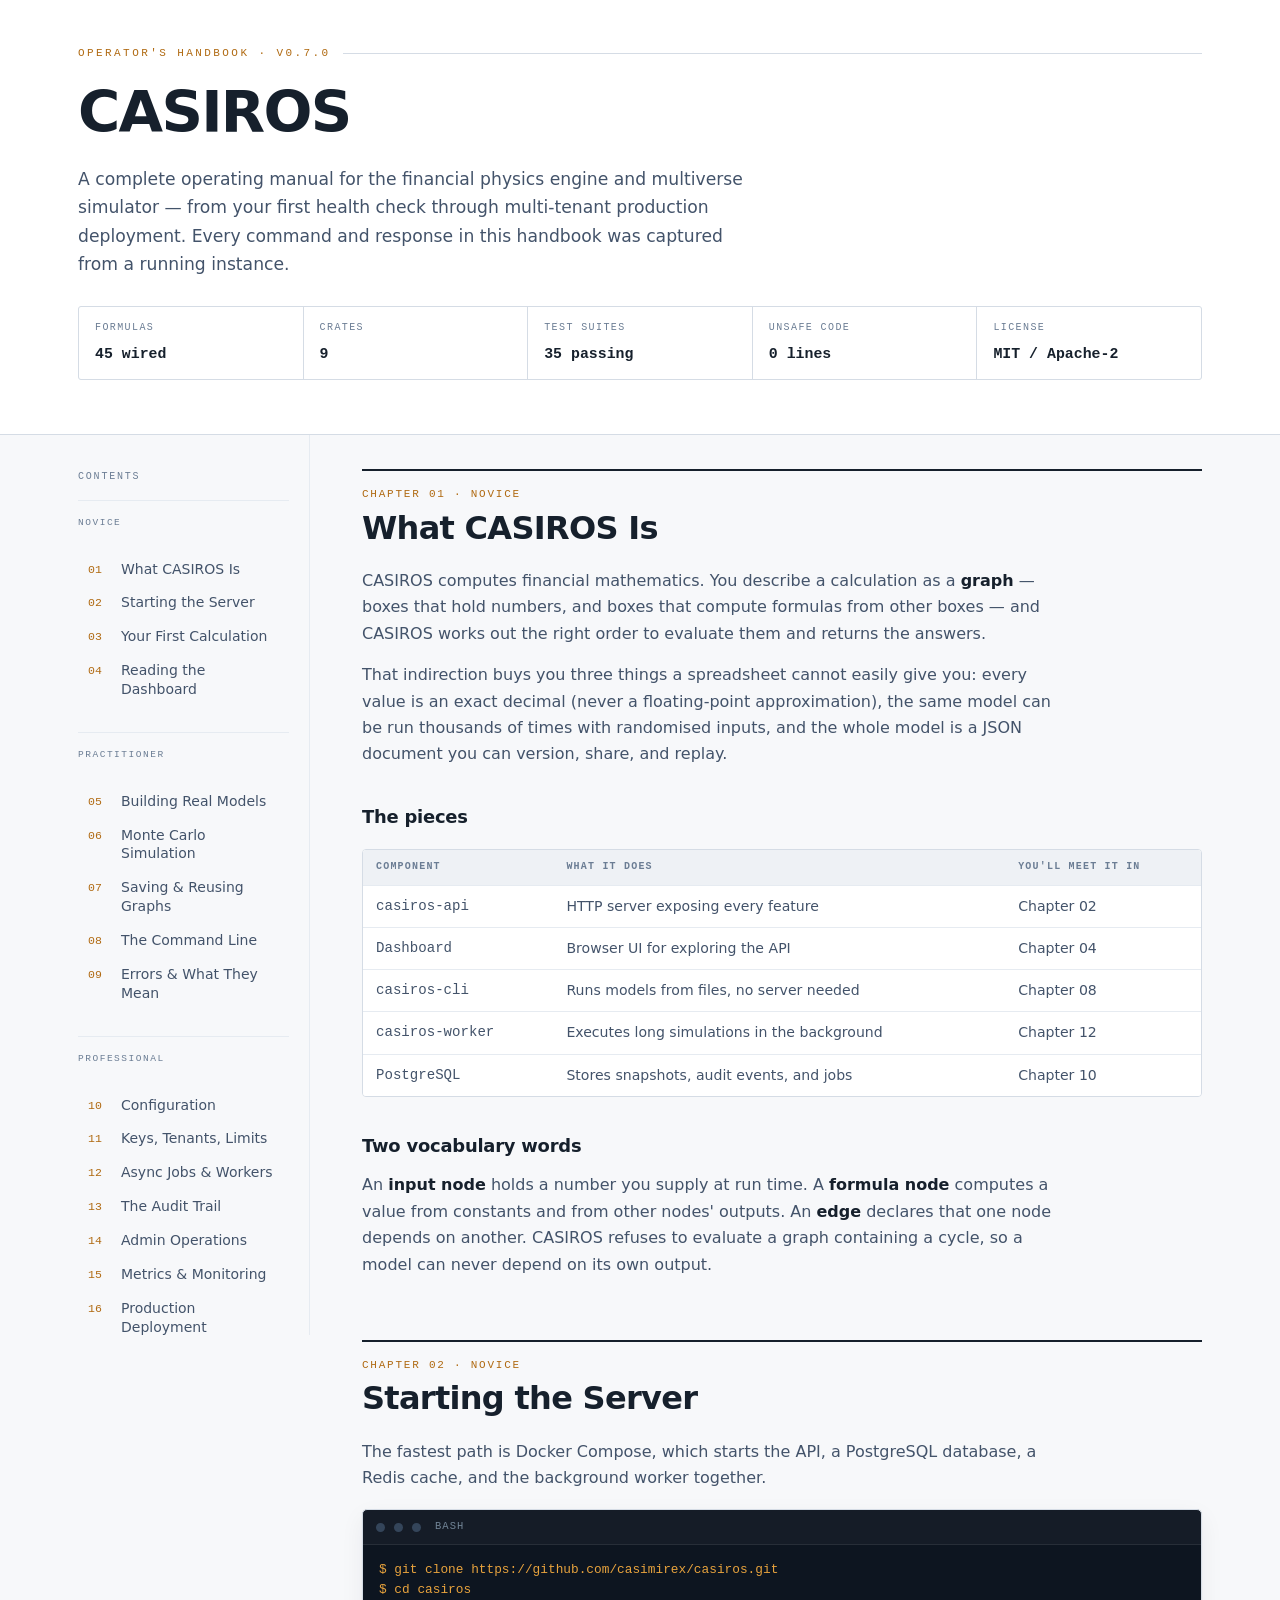
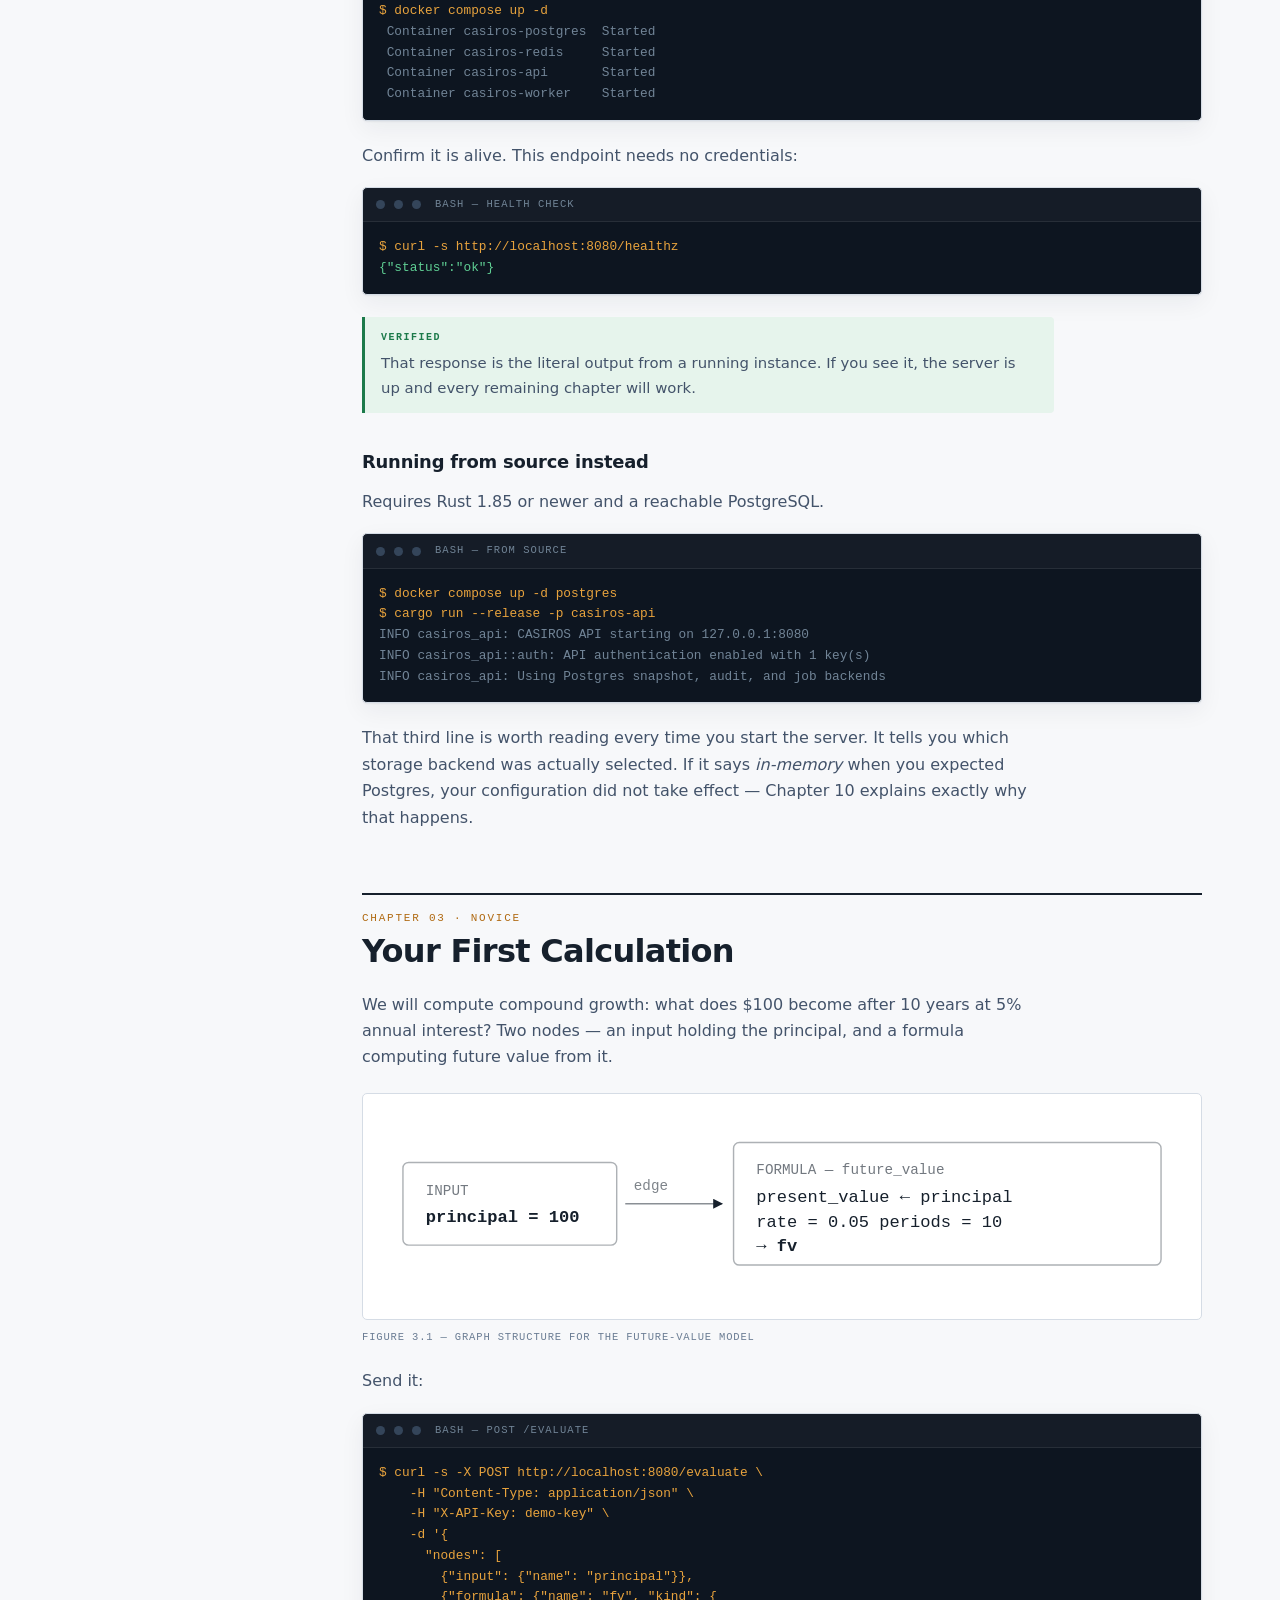
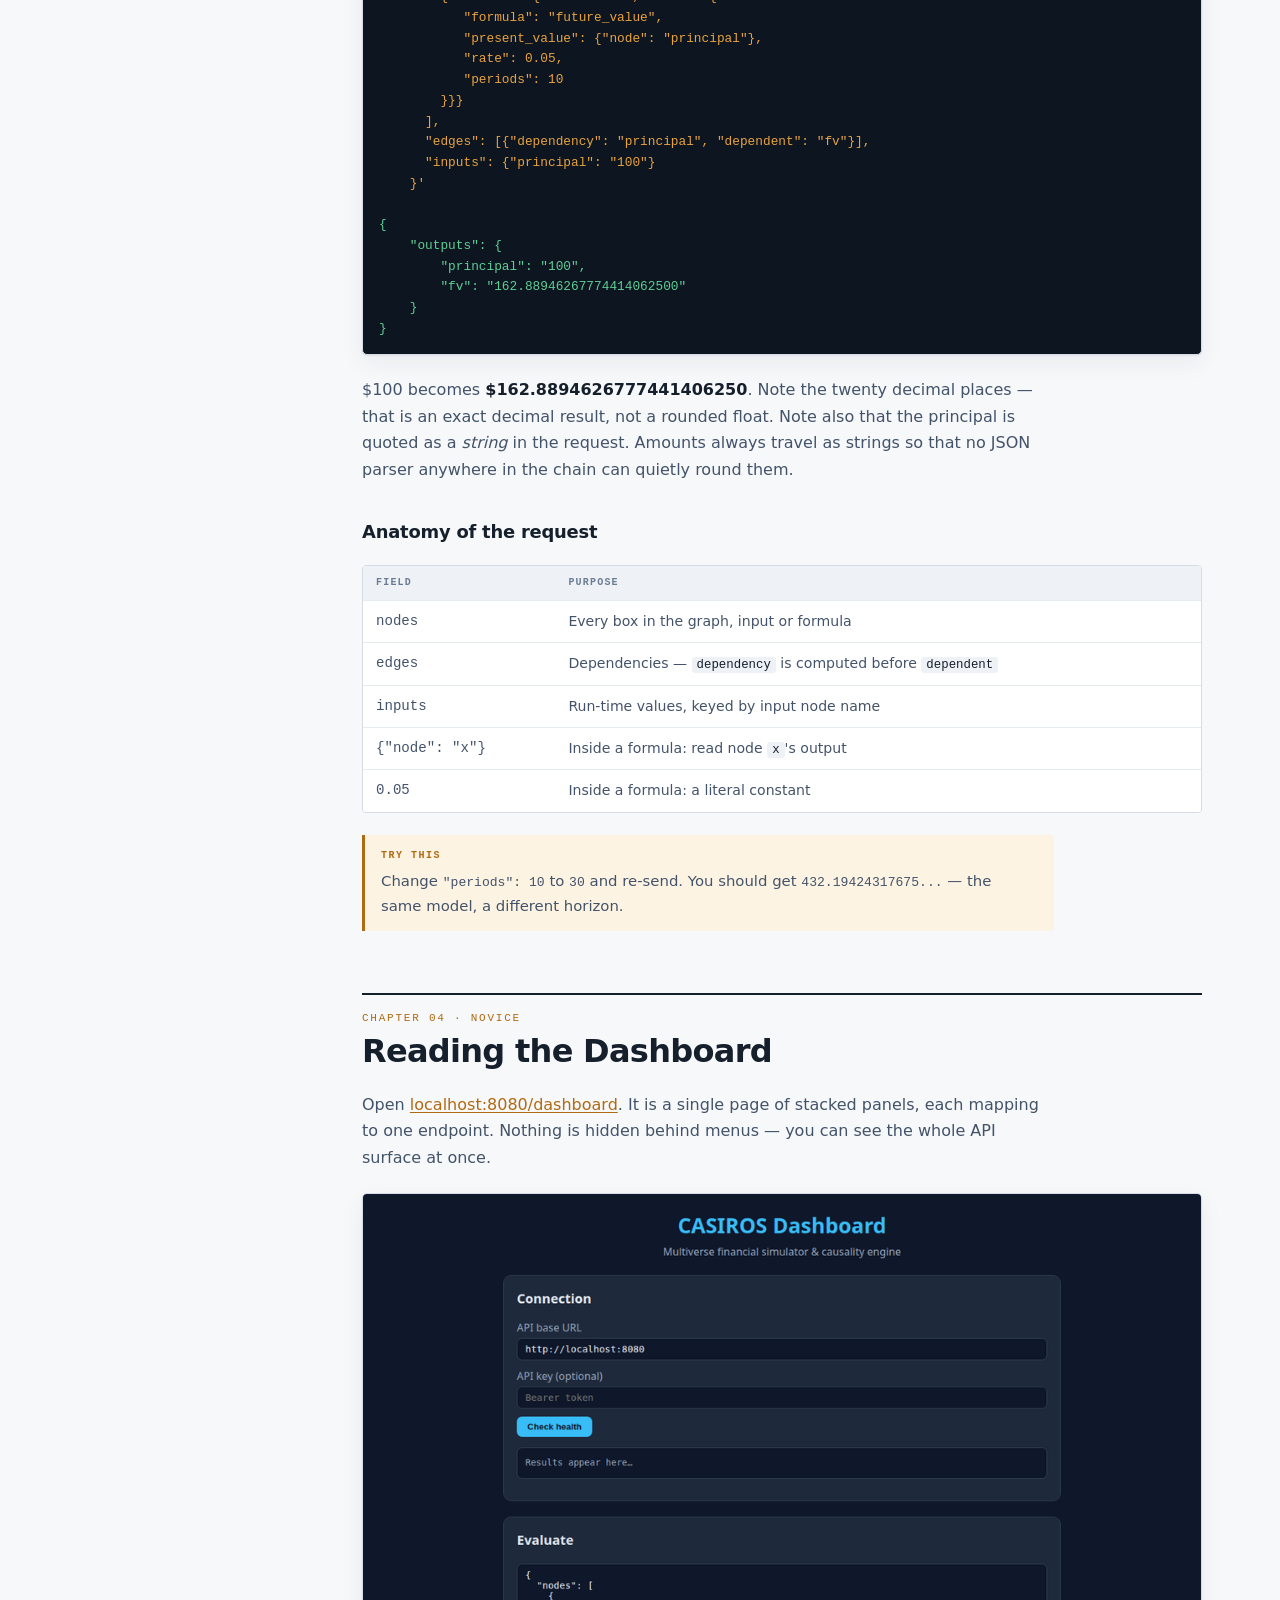
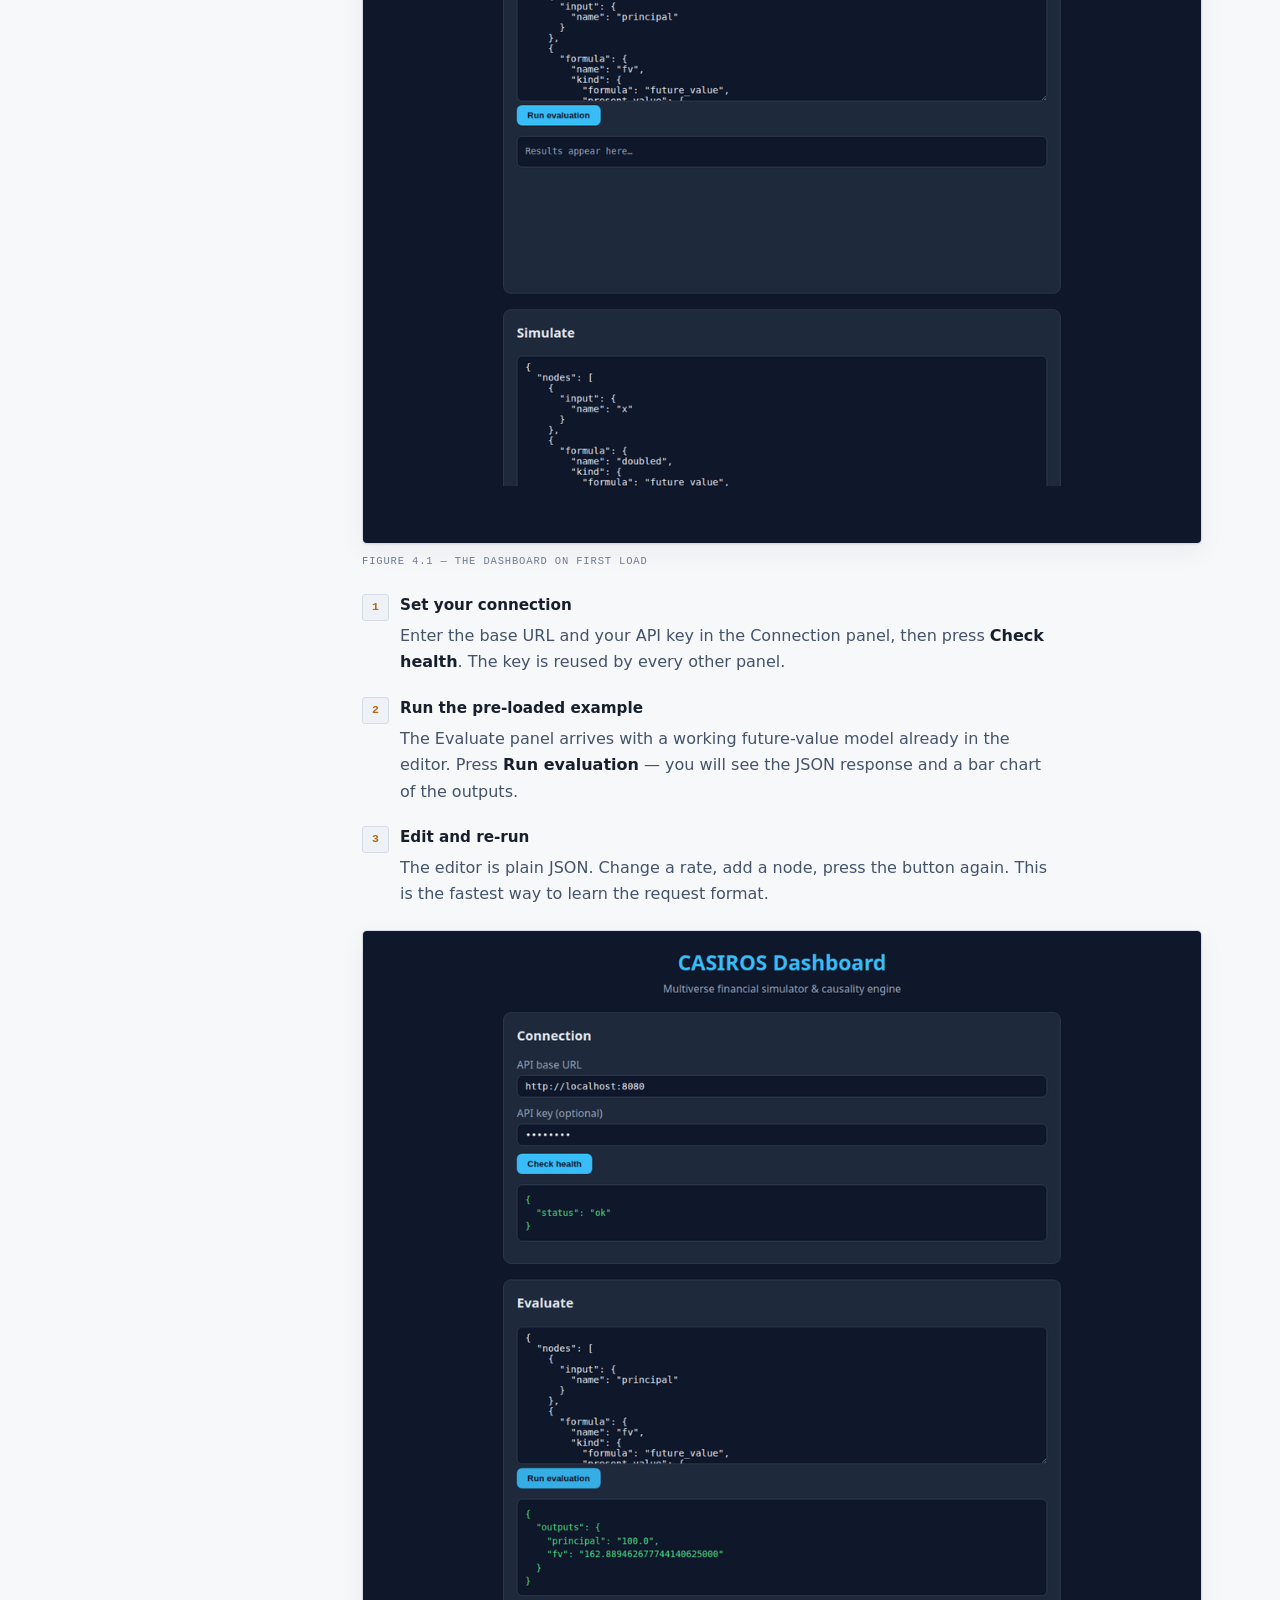
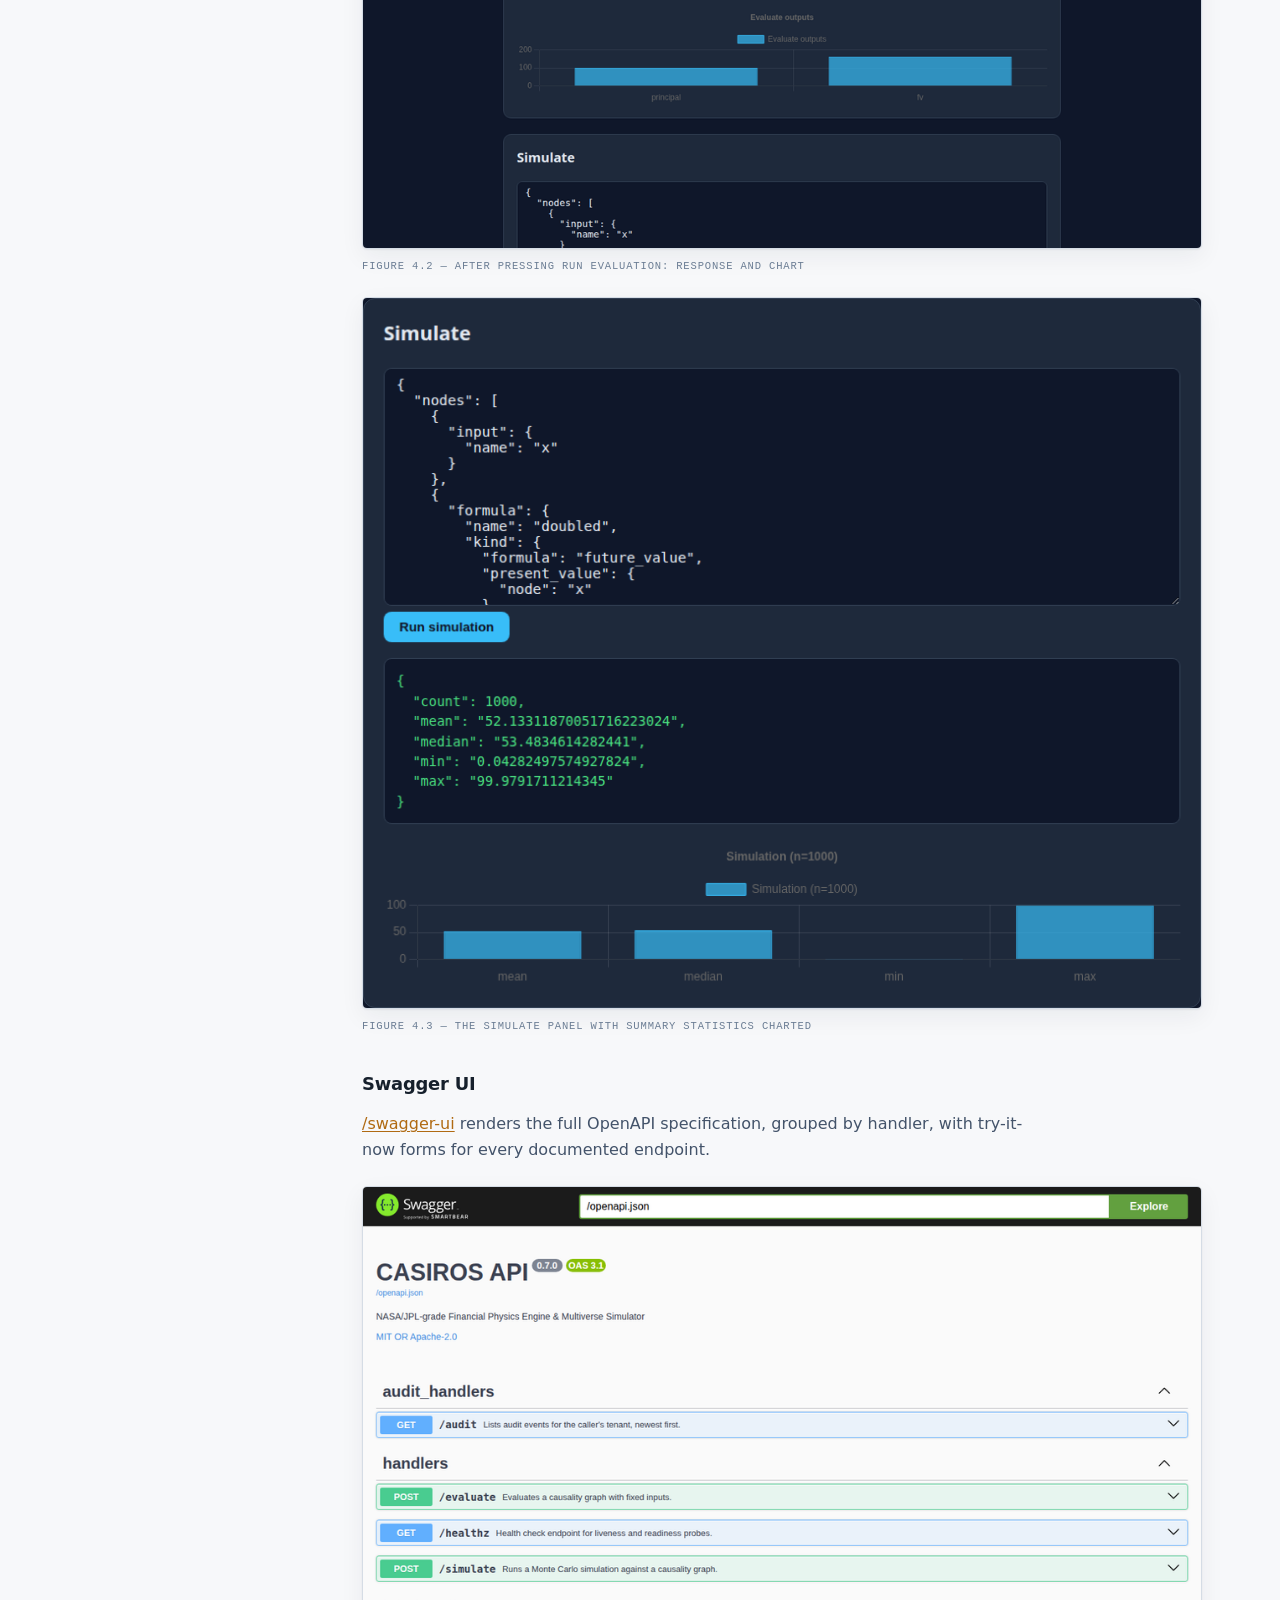
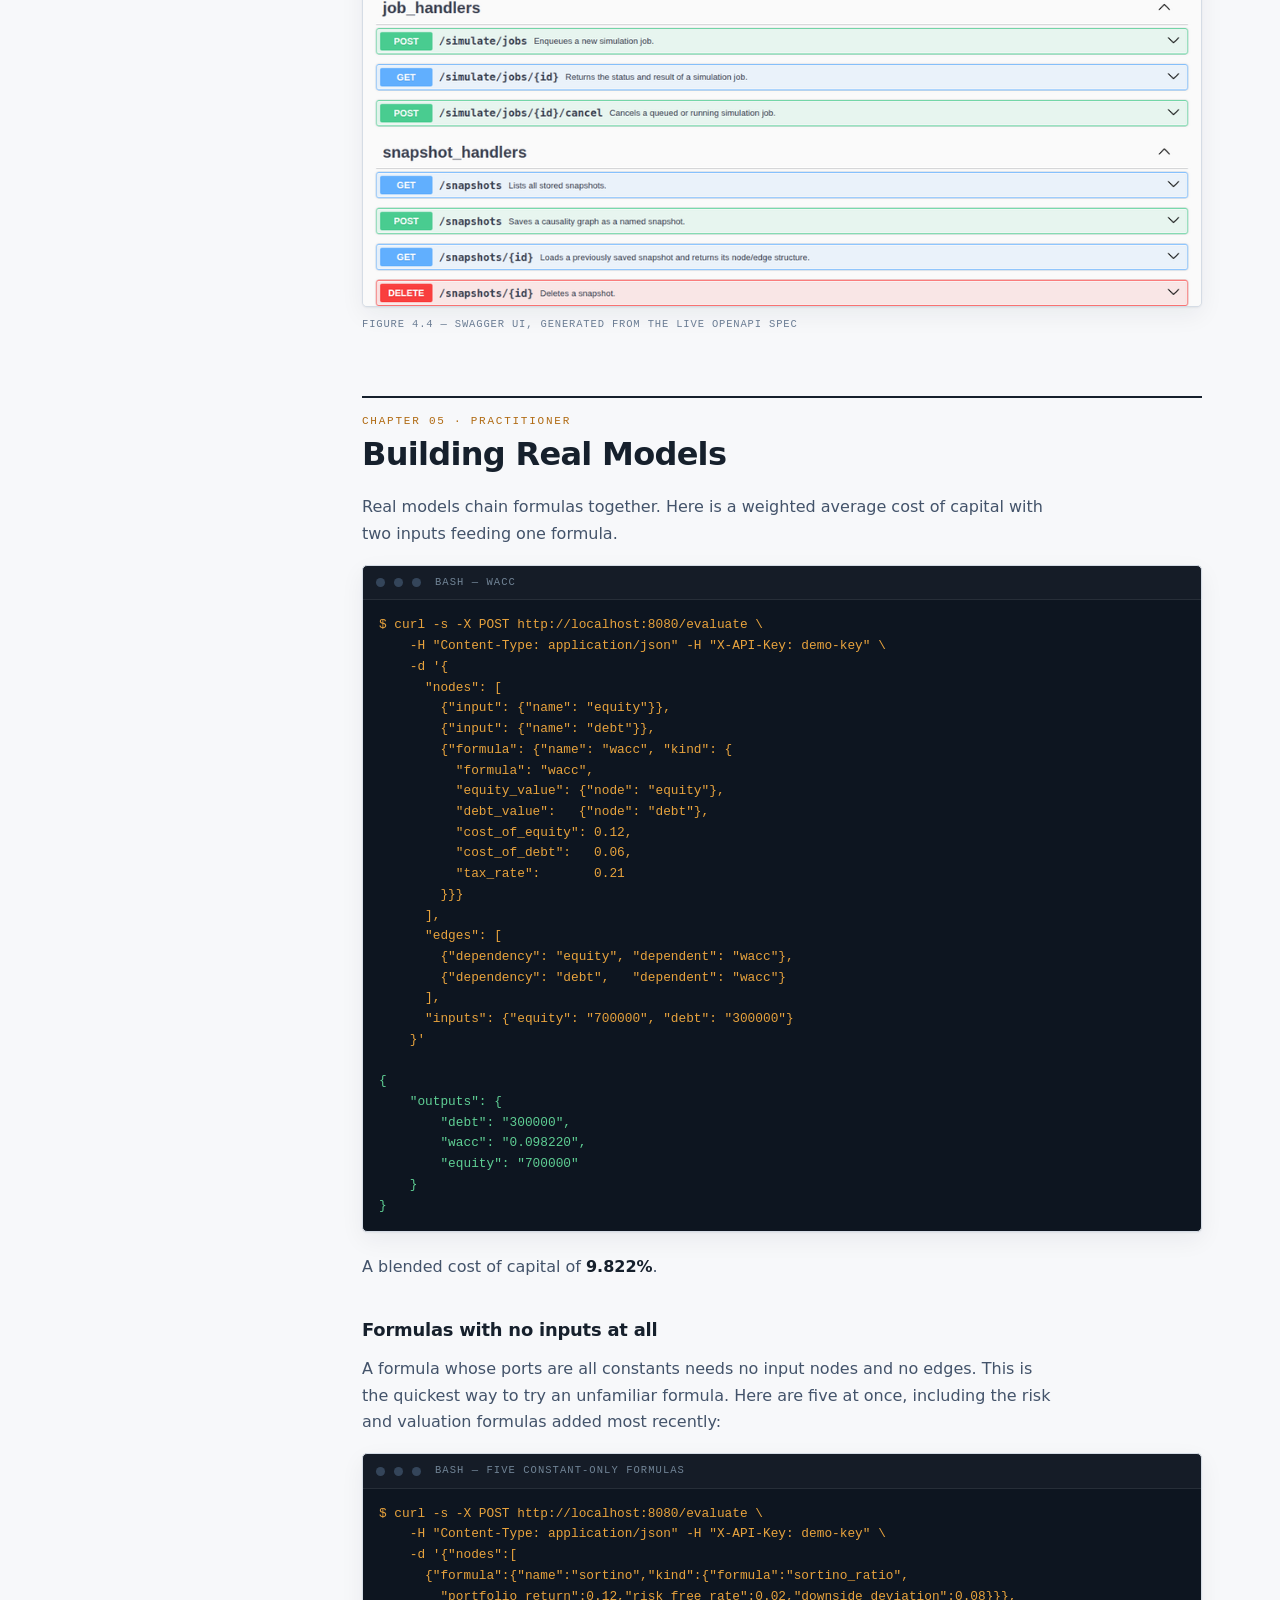
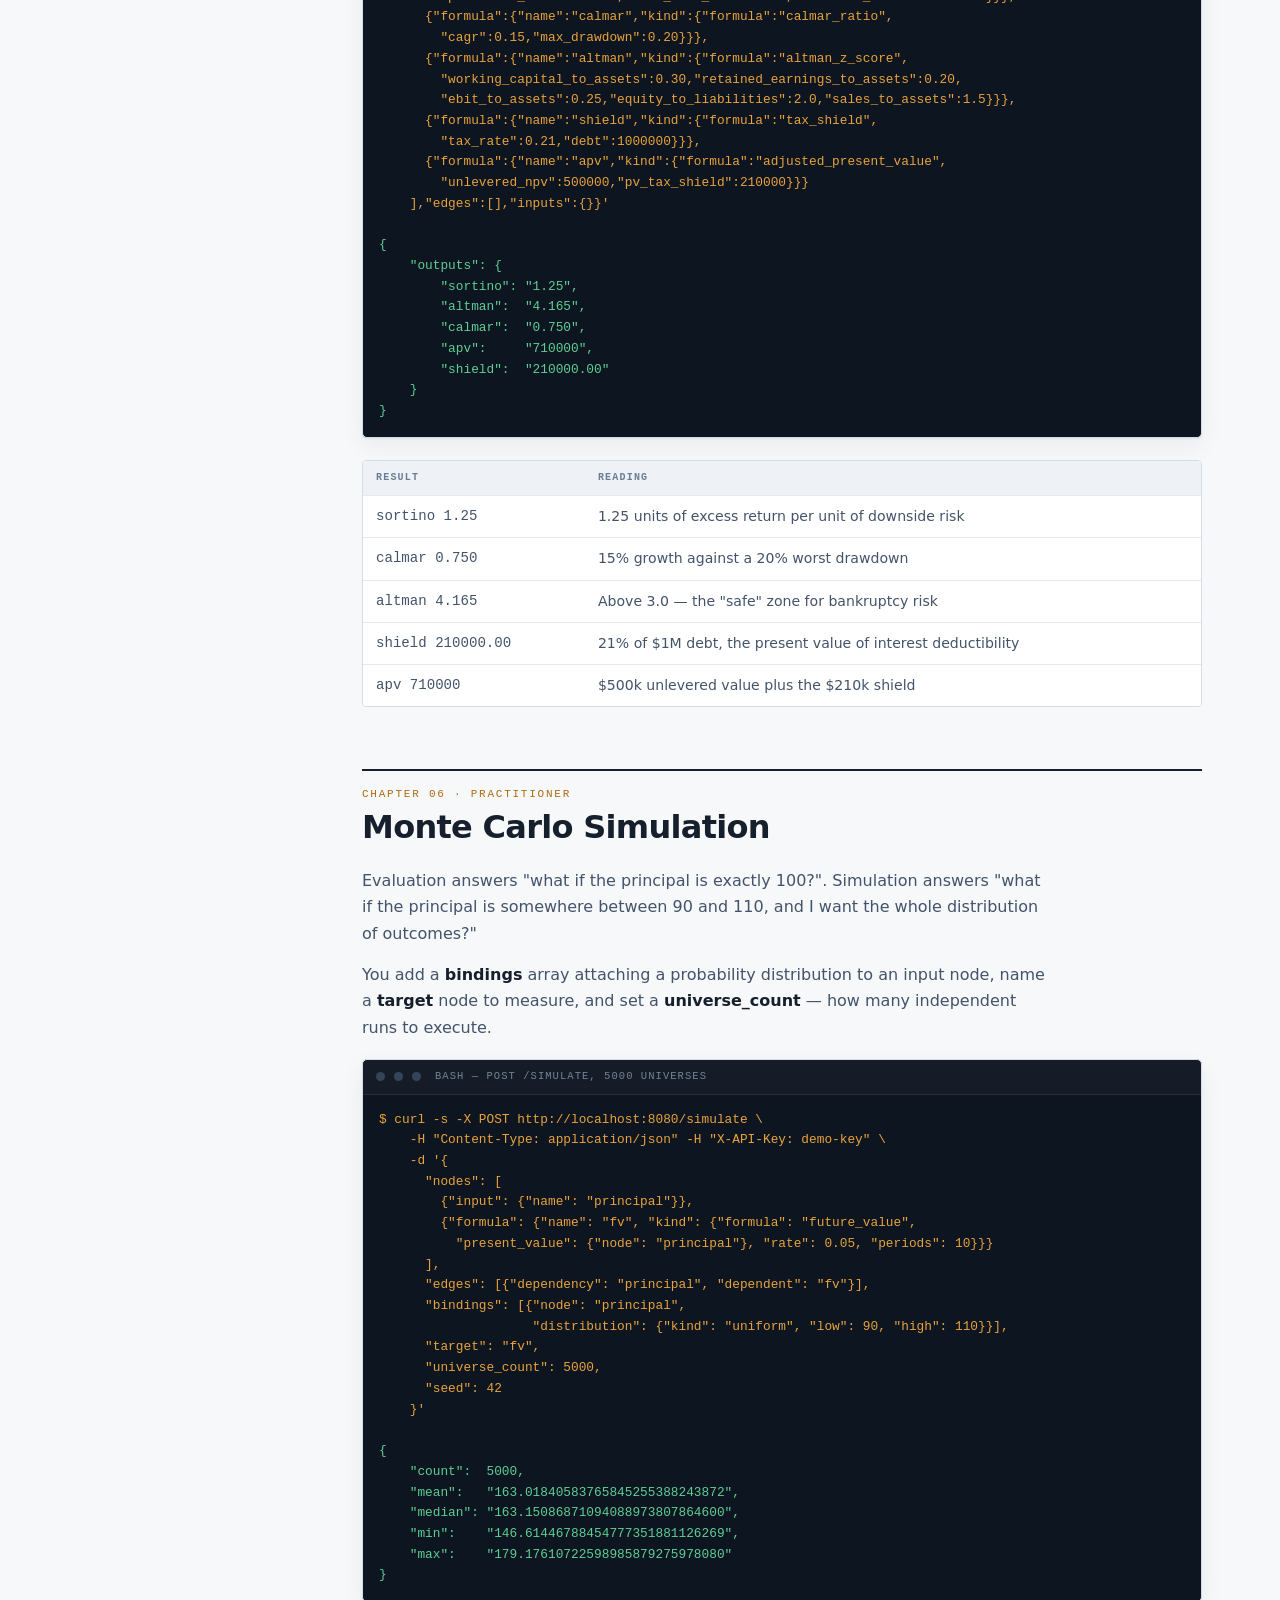
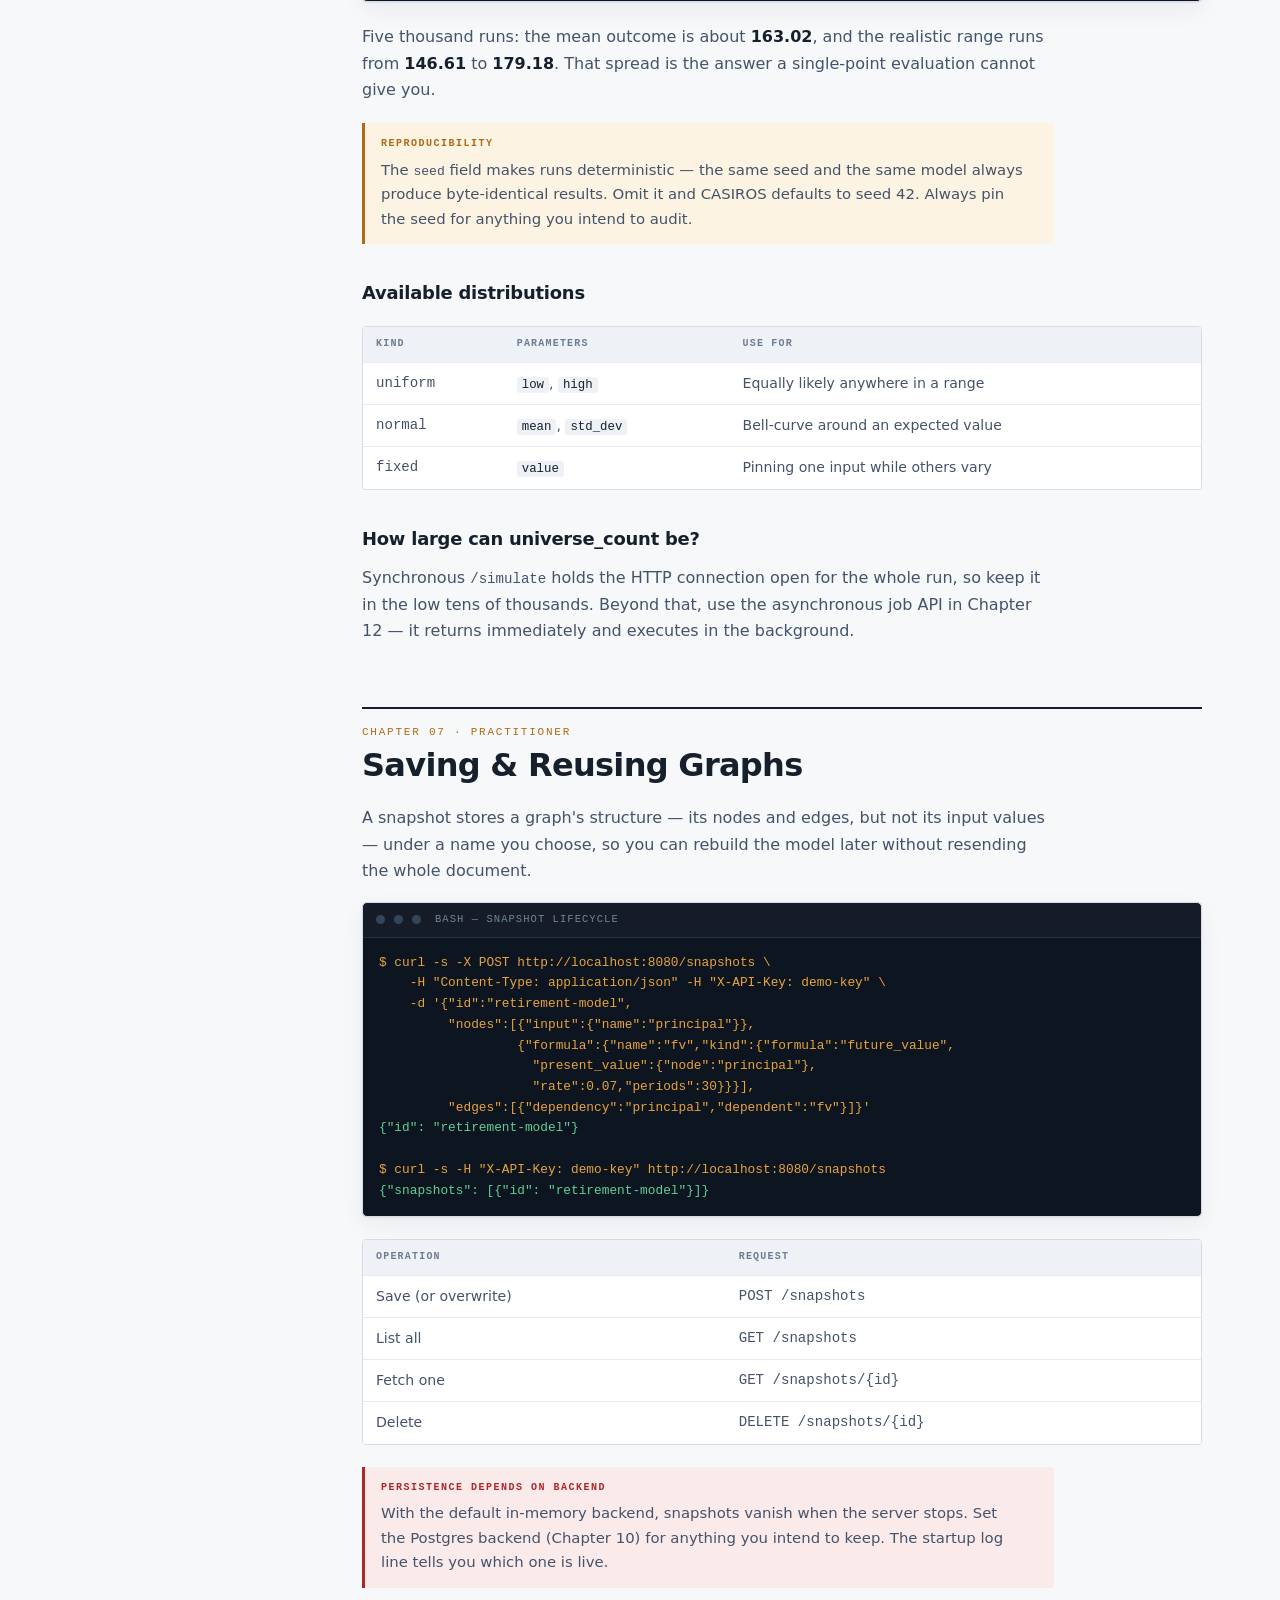
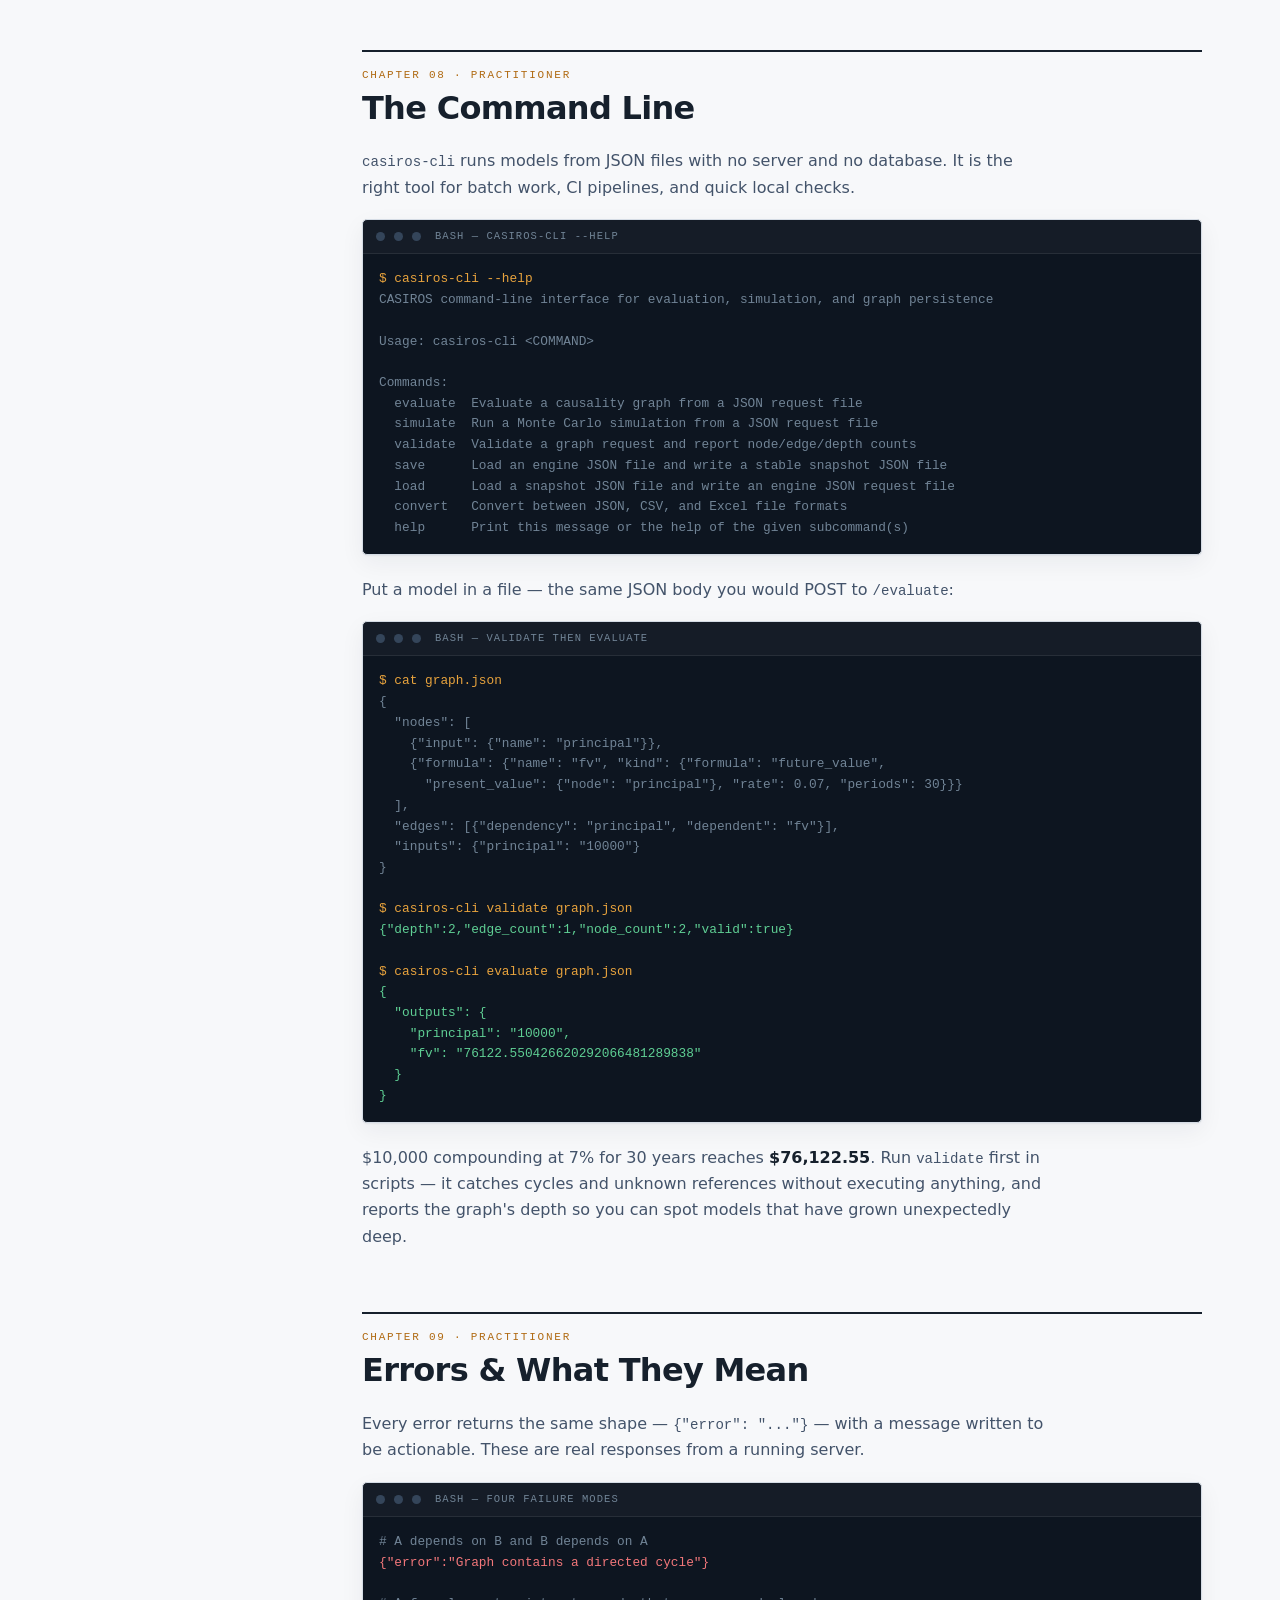
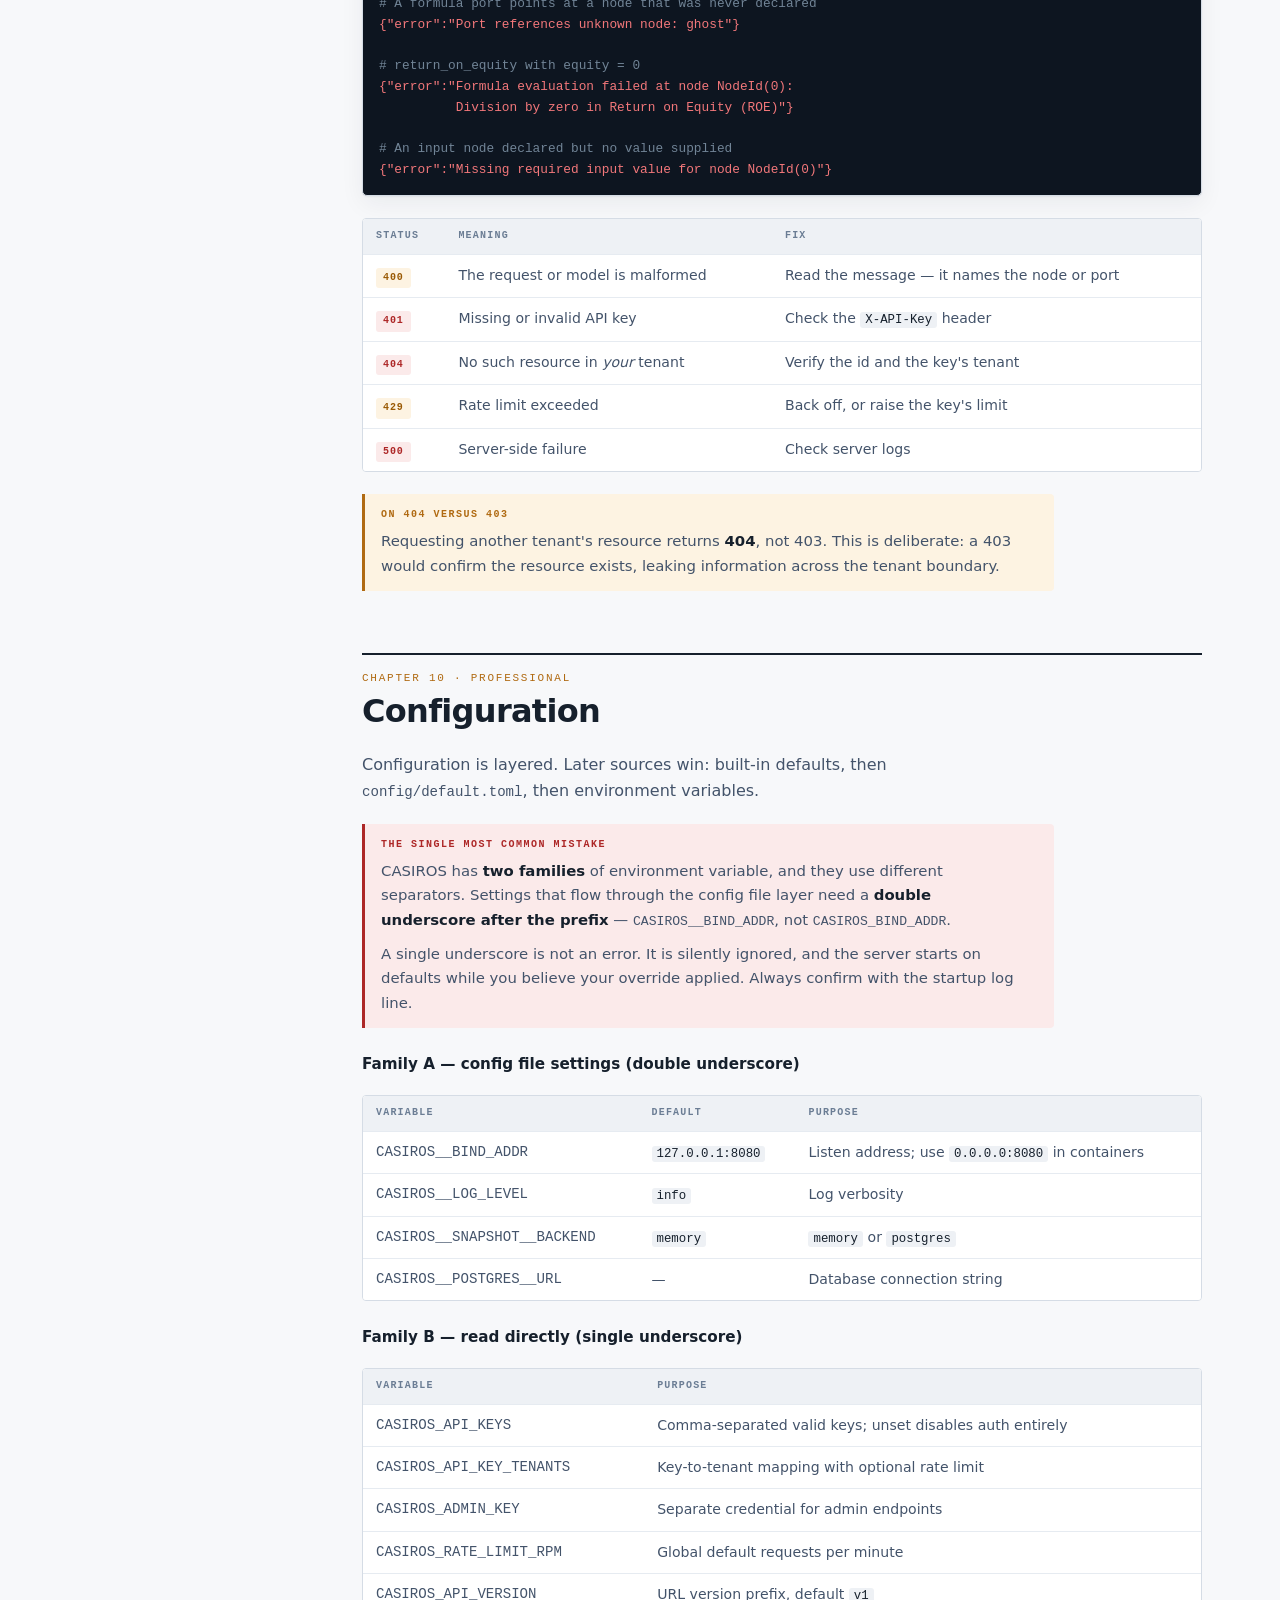
<file: docs/handbook.html>
<!doctype html>
<html lang="en">
<head>
<meta charset="utf-8">
<meta name="viewport" content="width=device-width, initial-scale=1">
<title>CASIROS Operator's Handbook</title>
<meta name="description" content="Complete operating manual for CASIROS: from first health check to production deployment.">
<style>
  :root {
    --ground: #f7f8fa;
    --panel: #ffffff;
    --panel-2: #eef1f5;
    --ink: #16202c;
    --ink-2: #43536a;
    --ink-3: #6b7d94;
    --rule: #d5dce5;
    --rule-2: #e6ebf1;
    --accent: #b06a12;
    --accent-bright: #e8a33d;
    --accent-wash: #fdf3e2;
    --ok: #1c7a4a;
    --ok-wash: #e6f4ec;
    --warn: #9a5a05;
    --crit: #ad2727;
    --crit-wash: #fbeaea;
    --term-bg: #0d1520;
    --term-ink: #cfdcea;
    --term-dim: #718496;
    --shadow: 0 1px 2px rgba(22,32,44,.06), 0 8px 24px rgba(22,32,44,.06);
    --mono: ui-monospace, "SF Mono", "Cascadia Mono", "JetBrains Mono", Menlo, Consolas, monospace;
    --sans: "Inter Tight", "Helvetica Neue", -apple-system, BlinkMacSystemFont, "Segoe UI", system-ui, sans-serif;
  }
  @media (prefers-color-scheme: dark) {
    :root {
      --ground: #0b1119;
      --panel: #121b26;
      --panel-2: #18232f;
      --ink: #e3ebf4;
      --ink-2: #a8bacd;
      --ink-3: #7d8ea3;
      --rule: #253243;
      --rule-2: #1d2733;
      --accent: #e8a33d;
      --accent-bright: #f5bd67;
      --accent-wash: #251b0c;
      --ok: #4fc98a;
      --ok-wash: #0e2419;
      --warn: #e0a24a;
      --crit: #f2777a;
      --crit-wash: #2a1416;
      --term-bg: #060b12;
      --term-ink: #cfdcea;
      --term-dim: #66788c;
      --shadow: 0 1px 2px rgba(0,0,0,.4), 0 10px 30px rgba(0,0,0,.35);
    }
  }
  :root[data-theme="dark"] {
    --ground: #0b1119; --panel: #121b26; --panel-2: #18232f;
    --ink: #e3ebf4; --ink-2: #a8bacd; --ink-3: #7d8ea3;
    --rule: #253243; --rule-2: #1d2733;
    --accent: #e8a33d; --accent-bright: #f5bd67; --accent-wash: #251b0c;
    --ok: #4fc98a; --ok-wash: #0e2419; --warn: #e0a24a;
    --crit: #f2777a; --crit-wash: #2a1416;
    --term-bg: #060b12; --term-ink: #cfdcea; --term-dim: #66788c;
    --shadow: 0 1px 2px rgba(0,0,0,.4), 0 10px 30px rgba(0,0,0,.35);
  }
  :root[data-theme="light"] {
    --ground: #f7f8fa; --panel: #ffffff; --panel-2: #eef1f5;
    --ink: #16202c; --ink-2: #43536a; --ink-3: #6b7d94;
    --rule: #d5dce5; --rule-2: #e6ebf1;
    --accent: #b06a12; --accent-bright: #e8a33d; --accent-wash: #fdf3e2;
    --ok: #1c7a4a; --ok-wash: #e6f4ec; --warn: #9a5a05;
    --crit: #ad2727; --crit-wash: #fbeaea;
    --term-bg: #0d1520; --term-ink: #cfdcea; --term-dim: #718496;
    --shadow: 0 1px 2px rgba(22,32,44,.06), 0 8px 24px rgba(22,32,44,.06);
  }

  * { box-sizing: border-box; }
  body {
    margin: 0; background: var(--ground); color: var(--ink);
    font-family: var(--sans); font-size: 16px; line-height: 1.65;
    -webkit-font-smoothing: antialiased;
  }
  a { color: var(--accent); text-decoration-thickness: 1px; text-underline-offset: 2px; }
  a:focus-visible, button:focus-visible { outline: 2px solid var(--accent-bright); outline-offset: 3px; border-radius: 2px; }
  code { font-family: var(--mono); font-size: .88em; }

  /* ---------- Masthead ---------- */
  .masthead {
    border-bottom: 1px solid var(--rule);
    background: var(--panel);
  }
  .masthead-inner {
    max-width: 1180px; margin: 0 auto; padding: 44px 28px 38px;
    display: grid; gap: 22px;
  }
  .stencil {
    font-family: var(--mono); font-size: 11px; letter-spacing: .22em;
    text-transform: uppercase; color: var(--accent);
    display: flex; align-items: center; gap: 12px;
  }
  .stencil::after {
    content: ""; flex: 1; height: 1px; background: var(--rule);
  }
  h1 {
    margin: 0; font-size: clamp(2.1rem, 5.2vw, 3.6rem); line-height: 1.02;
    letter-spacing: -.03em; font-weight: 700; text-wrap: balance;
  }
  .subtitle {
    margin: 0; max-width: 62ch; color: var(--ink-2); font-size: 1.075rem;
  }
  .specsheet {
    display: grid; grid-template-columns: repeat(auto-fit, minmax(150px, 1fr));
    gap: 1px; background: var(--rule); border: 1px solid var(--rule);
    border-radius: 3px; overflow: hidden; margin-top: 6px;
  }
  .spec { background: var(--panel); padding: 13px 16px; }
  .spec dt {
    font-family: var(--mono); font-size: 10px; letter-spacing: .14em;
    text-transform: uppercase; color: var(--ink-3); margin: 0 0 5px;
  }
  .spec dd {
    margin: 0; font-family: var(--mono); font-size: .93rem;
    font-weight: 600; color: var(--ink); font-variant-numeric: tabular-nums;
  }

  /* ---------- Shell ---------- */
  .shell {
    max-width: 1180px; margin: 0 auto; padding: 0 28px 100px;
    display: grid; grid-template-columns: 232px minmax(0, 1fr); gap: 52px;
    align-items: start;
  }
  @media (max-width: 940px) {
    .shell { grid-template-columns: 1fr; gap: 0; }
    .rail { position: static; border-right: 0; border-bottom: 1px solid var(--rule);
            padding: 22px 0; margin-bottom: 30px; max-height: none; }
  }

  /* ---------- Chapter rail ---------- */
  .rail {
    position: sticky; top: 0; align-self: start;
    max-height: 100vh; overflow-y: auto; padding: 34px 20px 34px 0;
    border-right: 1px solid var(--rule-2);
  }
  .rail-head {
    font-family: var(--mono); font-size: 10px; letter-spacing: .18em;
    text-transform: uppercase; color: var(--ink-3); margin: 0 0 14px;
  }
  .rail ol { list-style: none; margin: 0 0 26px; padding: 0; display: grid; gap: 1px; }
  .rail a {
    display: grid; grid-template-columns: 24px 1fr; gap: 9px;
    padding: 7px 8px; border-radius: 3px; text-decoration: none;
    color: var(--ink-2); font-size: .875rem; line-height: 1.35;
    border-left: 2px solid transparent;
  }
  .rail a:hover { background: var(--panel-2); color: var(--ink); }
  .rail a .n {
    font-family: var(--mono); font-size: .72rem; color: var(--accent);
    font-variant-numeric: tabular-nums; padding-top: 2px;
  }
  .tier {
    font-family: var(--mono); font-size: 9.5px; letter-spacing: .16em;
    text-transform: uppercase; color: var(--ink-3);
    padding: 14px 0 7px; border-top: 1px solid var(--rule-2); margin-top: 6px;
  }
  .tier:first-of-type { border-top: 0; margin-top: 0; padding-top: 0; }

  /* ---------- Reading column ---------- */
  main { padding-top: 34px; min-width: 0; }
  section { scroll-margin-top: 24px; margin-bottom: 62px; }
  .ch-head { border-top: 2px solid var(--ink); padding-top: 14px; margin-bottom: 22px; }
  .ch-num {
    font-family: var(--mono); font-size: 11px; letter-spacing: .16em;
    color: var(--accent); text-transform: uppercase;
  }
  h2 {
    margin: 6px 0 0; font-size: clamp(1.5rem, 3vw, 2rem); line-height: 1.14;
    letter-spacing: -.022em; font-weight: 700; text-wrap: balance;
  }
  h3 {
    margin: 34px 0 12px; font-size: 1.12rem; letter-spacing: -.012em;
    font-weight: 650; text-wrap: balance;
  }
  h4 {
    margin: 24px 0 8px; font-size: .95rem; font-weight: 650; color: var(--ink);
  }
  p { margin: 0 0 15px; max-width: 68ch; color: var(--ink-2); }
  main ul, main ol { max-width: 68ch; color: var(--ink-2); padding-left: 20px; margin: 0 0 15px; }
  main li { margin-bottom: 7px; }
  strong { color: var(--ink); font-weight: 620; }

  /* ---------- Terminal ---------- */
  .term {
    background: var(--term-bg); border: 1px solid var(--rule);
    border-radius: 5px; overflow: hidden; margin: 18px 0 22px;
    box-shadow: var(--shadow);
  }
  .term-bar {
    display: flex; align-items: center; gap: 9px;
    padding: 8px 13px; border-bottom: 1px solid rgba(255,255,255,.08);
    background: rgba(255,255,255,.03);
  }
  .term-dot { width: 9px; height: 9px; border-radius: 50%; background: #34455a; flex: none; }
  .term-title {
    font-family: var(--mono); font-size: 10.5px; letter-spacing: .1em;
    text-transform: uppercase; color: var(--term-dim); margin-left: 5px;
  }
  .term-body { padding: 15px 16px; overflow-x: auto; }
  .term pre {
    margin: 0; font-family: var(--mono); font-size: 12.8px; line-height: 1.62;
    color: var(--term-ink); white-space: pre;
  }
  .cmd { color: var(--accent-bright); }
  .out-ok { color: #5fcf94; }
  .out-err { color: #f2777a; }
  .out-dim { color: var(--term-dim); }
  .out-key { color: #6fb5e8; }

  /* ---------- Callouts ---------- */
  .note {
    border-left: 3px solid var(--accent); background: var(--accent-wash);
    padding: 13px 16px; border-radius: 0 4px 4px 0; margin: 20px 0; max-width: 68ch;
  }
  .note.crit { border-left-color: var(--crit); background: var(--crit-wash); }
  .note.ok { border-left-color: var(--ok); background: var(--ok-wash); }
  .note p { margin: 0; color: var(--ink-2); font-size: .93rem; }
  .note p + p { margin-top: 9px; }
  .note-label {
    font-family: var(--mono); font-size: 10px; letter-spacing: .15em;
    text-transform: uppercase; color: var(--accent); display: block; margin-bottom: 5px;
    font-weight: 600;
  }
  .note.crit .note-label { color: var(--crit); }
  .note.ok .note-label { color: var(--ok); }

  /* ---------- Tables ---------- */
  .tw { overflow-x: auto; margin: 18px 0 22px; border: 1px solid var(--rule); border-radius: 4px; }
  table { border-collapse: collapse; width: 100%; font-size: .88rem; background: var(--panel); }
  th, td { text-align: left; padding: 9px 13px; border-bottom: 1px solid var(--rule-2); vertical-align: top; }
  th {
    font-family: var(--mono); font-size: 10px; letter-spacing: .12em;
    text-transform: uppercase; color: var(--ink-3); font-weight: 600;
    background: var(--panel-2); white-space: nowrap;
  }
  td { color: var(--ink-2); }
  td code { color: var(--ink); background: var(--panel-2); padding: 1px 5px; border-radius: 3px; }
  tbody tr:last-child td { border-bottom: 0; }
  .mono-col { font-family: var(--mono); font-variant-numeric: tabular-nums; white-space: nowrap; }

  /* ---------- Pills ---------- */
  .pill {
    display: inline-block; font-family: var(--mono); font-size: 10px;
    letter-spacing: .09em; text-transform: uppercase; padding: 2px 7px;
    border-radius: 3px; font-weight: 600; white-space: nowrap;
  }
  .p-ok { background: var(--ok-wash); color: var(--ok); }
  .p-crit { background: var(--crit-wash); color: var(--crit); }
  .p-warn { background: var(--accent-wash); color: var(--warn); }

  /* ---------- Figure ---------- */
  figure { margin: 22px 0; }
  figcaption {
    font-family: var(--mono); font-size: 10.5px; letter-spacing: .08em;
    color: var(--ink-3); margin-top: 9px; text-transform: uppercase;
  }
  .diagram {
    background: var(--panel); border: 1px solid var(--rule);
    border-radius: 5px; padding: 20px; overflow-x: auto;
  }
  .diagram svg { display: block; min-width: 520px; width: 100%; height: auto; }
  .shot {
    display: block; width: 100%; height: auto; border-radius: 5px;
    border: 1px solid var(--rule); box-shadow: var(--shadow); background: var(--panel);
  }

  /* ---------- Steps ---------- */
  .steps { counter-reset: s; list-style: none; padding: 0; max-width: 68ch; }
  .steps > li {
    counter-increment: s; position: relative; padding-left: 38px; margin-bottom: 20px;
  }
  .steps > li::before {
    content: counter(s); position: absolute; left: 0; top: 1px;
    width: 25px; height: 25px; border-radius: 3px;
    background: var(--panel-2); border: 1px solid var(--rule);
    color: var(--accent); font-family: var(--mono); font-size: 11.5px;
    font-weight: 700; display: grid; place-items: center;
  }
  .steps h4 { margin: 0 0 5px; }

  footer {
    max-width: 1180px; margin: 0 auto; padding: 30px 28px 60px;
    border-top: 1px solid var(--rule); color: var(--ink-3); font-size: .85rem;
  }
  footer p { color: var(--ink-3); max-width: 68ch; }
  @media (prefers-reduced-motion: reduce) { * { animation: none !important; transition: none !important; } }
</style>
</head>
<body>
<header class="masthead">
  <div class="masthead-inner">
    <div class="stencil">Operator's Handbook &middot; v0.7.0</div>
    <h1>CASIROS</h1>
    <p class="subtitle">
      A complete operating manual for the financial physics engine and multiverse
      simulator — from your first health check through multi-tenant production
      deployment. Every command and response in this handbook was captured from a
      running instance.
    </p>
    <dl class="specsheet">
      <div class="spec"><dt>Formulas</dt><dd>45 wired</dd></div>
      <div class="spec"><dt>Crates</dt><dd>9</dd></div>
      <div class="spec"><dt>Test suites</dt><dd>35 passing</dd></div>
      <div class="spec"><dt>Unsafe code</dt><dd>0 lines</dd></div>
      <div class="spec"><dt>License</dt><dd>MIT / Apache-2</dd></div>
    </dl>
  </div>
</header>

<div class="shell">
  <nav class="rail" aria-label="Chapters">
    <p class="rail-head">Contents</p>

    <p class="tier">Novice</p>
    <ol>
      <li><a href="#c1"><span class="n">01</span><span>What CASIROS Is</span></a></li>
      <li><a href="#c2"><span class="n">02</span><span>Starting the Server</span></a></li>
      <li><a href="#c3"><span class="n">03</span><span>Your First Calculation</span></a></li>
      <li><a href="#c4"><span class="n">04</span><span>Reading the Dashboard</span></a></li>
    </ol>

    <p class="tier">Practitioner</p>
    <ol start="5">
      <li><a href="#c5"><span class="n">05</span><span>Building Real Models</span></a></li>
      <li><a href="#c6"><span class="n">06</span><span>Monte Carlo Simulation</span></a></li>
      <li><a href="#c7"><span class="n">07</span><span>Saving &amp; Reusing Graphs</span></a></li>
      <li><a href="#c8"><span class="n">08</span><span>The Command Line</span></a></li>
      <li><a href="#c9"><span class="n">09</span><span>Errors &amp; What They Mean</span></a></li>
    </ol>

    <p class="tier">Professional</p>
    <ol start="10">
      <li><a href="#c10"><span class="n">10</span><span>Configuration</span></a></li>
      <li><a href="#c11"><span class="n">11</span><span>Keys, Tenants, Limits</span></a></li>
      <li><a href="#c12"><span class="n">12</span><span>Async Jobs &amp; Workers</span></a></li>
      <li><a href="#c13"><span class="n">13</span><span>The Audit Trail</span></a></li>
      <li><a href="#c14"><span class="n">14</span><span>Admin Operations</span></a></li>
      <li><a href="#c15"><span class="n">15</span><span>Metrics &amp; Monitoring</span></a></li>
      <li><a href="#c16"><span class="n">16</span><span>Production Deployment</span></a></li>
      <li><a href="#c17"><span class="n">17</span><span>Troubleshooting</span></a></li>
    </ol>

    <p class="tier">Reference</p>
    <ol start="18">
      <li><a href="#c18"><span class="n">18</span><span>Formula Catalog</span></a></li>
      <li><a href="#c19"><span class="n">19</span><span>Endpoint Index</span></a></li>
    </ol>
  </nav>

  <main>

    <!-- ============ 01 ============ -->
    <section id="c1">
      <div class="ch-head">
        <div class="ch-num">Chapter 01 &middot; Novice</div>
        <h2>What CASIROS Is</h2>
      </div>

      <p>
        CASIROS computes financial mathematics. You describe a calculation as a
        <strong>graph</strong> — boxes that hold numbers, and boxes that compute formulas
        from other boxes — and CASIROS works out the right order to evaluate them and
        returns the answers.
      </p>
      <p>
        That indirection buys you three things a spreadsheet cannot easily give you:
        every value is an exact decimal (never a floating-point approximation), the same
        model can be run thousands of times with randomised inputs, and the whole model
        is a JSON document you can version, share, and replay.
      </p>

      <h3>The pieces</h3>
      <div class="tw">
        <table>
          <thead>
            <tr><th>Component</th><th>What it does</th><th>You'll meet it in</th></tr>
          </thead>
          <tbody>
            <tr><td class="mono-col">casiros-api</td><td>HTTP server exposing every feature</td><td>Chapter 02</td></tr>
            <tr><td class="mono-col">Dashboard</td><td>Browser UI for exploring the API</td><td>Chapter 04</td></tr>
            <tr><td class="mono-col">casiros-cli</td><td>Runs models from files, no server needed</td><td>Chapter 08</td></tr>
            <tr><td class="mono-col">casiros-worker</td><td>Executes long simulations in the background</td><td>Chapter 12</td></tr>
            <tr><td class="mono-col">PostgreSQL</td><td>Stores snapshots, audit events, and jobs</td><td>Chapter 10</td></tr>
          </tbody>
        </table>
      </div>

      <h3>Two vocabulary words</h3>
      <p>
        An <strong>input node</strong> holds a number you supply at run time. A
        <strong>formula node</strong> computes a value from constants and from other
        nodes' outputs. An <strong>edge</strong> declares that one node depends on
        another. CASIROS refuses to evaluate a graph containing a cycle, so a model can
        never depend on its own output.
      </p>
    </section>

    <!-- ============ 02 ============ -->
    <section id="c2">
      <div class="ch-head">
        <div class="ch-num">Chapter 02 &middot; Novice</div>
        <h2>Starting the Server</h2>
      </div>

      <p>
        The fastest path is Docker Compose, which starts the API, a PostgreSQL
        database, a Redis cache, and the background worker together.
      </p>

      <div class="term">
        <div class="term-bar"><span class="term-dot"></span><span class="term-dot"></span><span class="term-dot"></span><span class="term-title">bash</span></div>
        <div class="term-body"><pre><span class="cmd">$ git clone https://github.com/casimirex/casiros.git</span>
<span class="cmd">$ cd casiros</span>
<span class="cmd">$ docker compose up -d</span>
<span class="out-dim"> Container casiros-postgres  Started
 Container casiros-redis     Started
 Container casiros-api       Started
 Container casiros-worker    Started</span></pre></div>
      </div>

      <p>Confirm it is alive. This endpoint needs no credentials:</p>

      <div class="term">
        <div class="term-bar"><span class="term-dot"></span><span class="term-dot"></span><span class="term-dot"></span><span class="term-title">bash — health check</span></div>
        <div class="term-body"><pre><span class="cmd">$ curl -s http://localhost:8080/healthz</span>
<span class="out-ok">{"status":"ok"}</span></pre></div>
      </div>

      <div class="note ok">
        <span class="note-label">Verified</span>
        <p>
          That response is the literal output from a running instance. If you see it,
          the server is up and every remaining chapter will work.
        </p>
      </div>

      <h3>Running from source instead</h3>
      <p>Requires Rust 1.85 or newer and a reachable PostgreSQL.</p>

      <div class="term">
        <div class="term-bar"><span class="term-dot"></span><span class="term-dot"></span><span class="term-dot"></span><span class="term-title">bash — from source</span></div>
        <div class="term-body"><pre><span class="cmd">$ docker compose up -d postgres</span>
<span class="cmd">$ cargo run --release -p casiros-api</span>
<span class="out-dim">INFO casiros_api: CASIROS API starting on 127.0.0.1:8080
INFO casiros_api::auth: API authentication enabled with 1 key(s)
INFO casiros_api: Using Postgres snapshot, audit, and job backends</span></pre></div>
      </div>

      <p>
        That third line is worth reading every time you start the server. It tells you
        which storage backend was actually selected. If it says
        <em>in-memory</em> when you expected Postgres, your configuration did not take
        effect — Chapter 10 explains exactly why that happens.
      </p>
    </section>

    <!-- ============ 03 ============ -->
    <section id="c3">
      <div class="ch-head">
        <div class="ch-num">Chapter 03 &middot; Novice</div>
        <h2>Your First Calculation</h2>
      </div>

      <p>
        We will compute compound growth: what does $100 become after 10 years at 5%
        annual interest? Two nodes — an input holding the principal, and a formula
        computing future value from it.
      </p>

      <figure>
        <div class="diagram">
          <svg viewBox="0 0 560 130" role="img" aria-label="Diagram: a node named principal feeds a node named fv, which computes future value.">
            <defs>
              <marker id="ar" viewBox="0 0 10 10" refX="9" refY="5" markerWidth="7" markerHeight="7" orient="auto">
                <path d="M0,0 L10,5 L0,10 z" fill="currentColor"/>
              </marker>
            </defs>
            <g font-family="ui-monospace, monospace" font-size="12">
              <rect x="14" y="34" width="150" height="58" rx="4" fill="none" stroke="currentColor" stroke-opacity=".35"/>
              <text x="30" y="57" fill="currentColor" font-size="10" opacity=".6">INPUT</text>
              <text x="30" y="76" fill="currentColor" font-weight="700">principal = 100</text>

              <line x1="170" y1="63" x2="238" y2="63" stroke="currentColor" stroke-opacity=".5" marker-end="url(#ar)" color="currentColor"/>
              <text x="176" y="53" fill="currentColor" font-size="10" opacity=".55">edge</text>

              <rect x="246" y="20" width="300" height="86" rx="4" fill="none" stroke="currentColor" stroke-opacity=".35"/>
              <text x="262" y="42" fill="currentColor" font-size="10" opacity=".6">FORMULA — future_value</text>
              <text x="262" y="62" fill="currentColor">present_value &#8592; principal</text>
              <text x="262" y="79" fill="currentColor">rate = 0.05   periods = 10</text>
              <text x="262" y="96" fill="currentColor" font-weight="700">&#8594; fv</text>
            </g>
          </svg>
        </div>
        <figcaption>Figure 3.1 — Graph structure for the future-value model</figcaption>
      </figure>

      <p>Send it:</p>

      <div class="term">
        <div class="term-bar"><span class="term-dot"></span><span class="term-dot"></span><span class="term-dot"></span><span class="term-title">bash — POST /evaluate</span></div>
        <div class="term-body"><pre><span class="cmd">$ curl -s -X POST http://localhost:8080/evaluate \
    -H "Content-Type: application/json" \
    -H "X-API-Key: demo-key" \
    -d '{
      "nodes": [
        {"input": {"name": "principal"}},
        {"formula": {"name": "fv", "kind": {
           "formula": "future_value",
           "present_value": {"node": "principal"},
           "rate": 0.05,
           "periods": 10
        }}}
      ],
      "edges": [{"dependency": "principal", "dependent": "fv"}],
      "inputs": {"principal": "100"}
    }'</span>

<span class="out-ok">{
    "outputs": {
        "principal": "100",
        "fv": "162.88946267774414062500"</span>
<span class="out-ok">    }
}</span></pre></div>
      </div>

      <p>
        $100 becomes <strong>$162.8894626777441406250</strong>. Note the twenty decimal
        places — that is an exact decimal result, not a rounded float. Note also that
        the principal is quoted as a <em>string</em> in the request. Amounts always
        travel as strings so that no JSON parser anywhere in the chain can quietly
        round them.
      </p>

      <h3>Anatomy of the request</h3>
      <div class="tw">
        <table>
          <thead><tr><th>Field</th><th>Purpose</th></tr></thead>
          <tbody>
            <tr><td class="mono-col">nodes</td><td>Every box in the graph, input or formula</td></tr>
            <tr><td class="mono-col">edges</td><td>Dependencies — <code>dependency</code> is computed before <code>dependent</code></td></tr>
            <tr><td class="mono-col">inputs</td><td>Run-time values, keyed by input node name</td></tr>
            <tr><td class="mono-col">{"node": "x"}</td><td>Inside a formula: read node <code>x</code>'s output</td></tr>
            <tr><td class="mono-col">0.05</td><td>Inside a formula: a literal constant</td></tr>
          </tbody>
        </table>
      </div>

      <div class="note">
        <span class="note-label">Try this</span>
        <p>
          Change <code>"periods": 10</code> to <code>30</code> and re-send. You should
          get <code>432.19424317675...</code> — the same model, a different horizon.
        </p>
      </div>
    </section>

    <!-- ============ 04 ============ -->
    <section id="c4">
      <div class="ch-head">
        <div class="ch-num">Chapter 04 &middot; Novice</div>
        <h2>Reading the Dashboard</h2>
      </div>

      <p>
        Open <a href="http://localhost:8080/dashboard">localhost:8080/dashboard</a>.
        It is a single page of stacked panels, each mapping to one endpoint. Nothing is
        hidden behind menus — you can see the whole API surface at once.
      </p>

      <figure>
        <img class="shot" src="img/dashboard-overview.png" width="1000" height="1133"
             alt="The CASIROS dashboard in a browser: a dark page with stacked cards
                  titled Connection, Evaluate, and Simulate. The Connection card holds
                  an API base URL field reading http://localhost:8080, an API key field,
                  and a Check health button. Each card below has a JSON editor and a
                  run button.">
        <figcaption>Figure 4.1 — The dashboard on first load</figcaption>
      </figure>

      <ol class="steps">
        <li>
          <h4>Set your connection</h4>
          <p>Enter the base URL and your API key in the Connection panel, then press
          <strong>Check health</strong>. The key is reused by every other panel.</p>
        </li>
        <li>
          <h4>Run the pre-loaded example</h4>
          <p>The Evaluate panel arrives with a working future-value model already in
          the editor. Press <strong>Run evaluation</strong> — you will see the JSON
          response and a bar chart of the outputs.</p>
        </li>
        <li>
          <h4>Edit and re-run</h4>
          <p>The editor is plain JSON. Change a rate, add a node, press the button
          again. This is the fastest way to learn the request format.</p>
        </li>
      </ol>

      <figure>
        <img class="shot" src="img/dashboard-evaluate.png" width="1000" height="1094"
             alt="The dashboard after running an evaluation. The Connection card shows
                  a green health response reading status ok. The Evaluate card shows the
                  returned JSON with principal 100.0 and fv 162.88946267774140625000,
                  and below it a bar chart with two bars labelled principal and fv.">
        <figcaption>Figure 4.2 — After pressing Run evaluation: response and chart</figcaption>
      </figure>

      <figure>
        <img class="shot" src="img/dashboard-simulate.png" width="852" height="722"
             alt="The Simulate card showing a completed Monte Carlo run: count 1000,
                  mean 52.13, median 53.48, min 0.04, max 99.98, with a bar chart of
                  those four statistics.">
        <figcaption>Figure 4.3 — The Simulate panel with summary statistics charted</figcaption>
      </figure>

      <h3>Swagger UI</h3>
      <p>
        <a href="http://localhost:8080/swagger-ui">/swagger-ui</a> renders the full
        OpenAPI specification, grouped by handler, with try-it-now forms for every
        documented endpoint.
      </p>

      <figure>
        <img class="shot" src="img/swagger-ui.png" width="1000" height="859"
             alt="Swagger UI showing the CASIROS API version 0.7.0 against OAS 3.1,
                  with endpoints grouped under audit_handlers, handlers, job_handlers,
                  and snapshot_handlers. Each row shows an HTTP method badge, the path,
                  and a one-line description.">
        <figcaption>Figure 4.4 — Swagger UI, generated from the live OpenAPI spec</figcaption>
      </figure>
    </section>

    <!-- ============ 05 ============ -->
    <section id="c5">
      <div class="ch-head">
        <div class="ch-num">Chapter 05 &middot; Practitioner</div>
        <h2>Building Real Models</h2>
      </div>

      <p>
        Real models chain formulas together. Here is a weighted average cost of capital
        with two inputs feeding one formula.
      </p>

      <div class="term">
        <div class="term-bar"><span class="term-dot"></span><span class="term-dot"></span><span class="term-dot"></span><span class="term-title">bash — WACC</span></div>
        <div class="term-body"><pre><span class="cmd">$ curl -s -X POST http://localhost:8080/evaluate \
    -H "Content-Type: application/json" -H "X-API-Key: demo-key" \
    -d '{
      "nodes": [
        {"input": {"name": "equity"}},
        {"input": {"name": "debt"}},
        {"formula": {"name": "wacc", "kind": {
          "formula": "wacc",
          "equity_value": {"node": "equity"},
          "debt_value":   {"node": "debt"},
          "cost_of_equity": 0.12,
          "cost_of_debt":   0.06,
          "tax_rate":       0.21
        }}}
      ],
      "edges": [
        {"dependency": "equity", "dependent": "wacc"},
        {"dependency": "debt",   "dependent": "wacc"}
      ],
      "inputs": {"equity": "700000", "debt": "300000"}
    }'</span>

<span class="out-ok">{
    "outputs": {
        "debt": "300000",
        "wacc": "0.098220",
        "equity": "700000"
    }
}</span></pre></div>
      </div>

      <p>A blended cost of capital of <strong>9.822%</strong>.</p>

      <h3>Formulas with no inputs at all</h3>
      <p>
        A formula whose ports are all constants needs no input nodes and no edges. This
        is the quickest way to try an unfamiliar formula. Here are five at once,
        including the risk and valuation formulas added most recently:
      </p>

      <div class="term">
        <div class="term-bar"><span class="term-dot"></span><span class="term-dot"></span><span class="term-dot"></span><span class="term-title">bash — five constant-only formulas</span></div>
        <div class="term-body"><pre><span class="cmd">$ curl -s -X POST http://localhost:8080/evaluate \
    -H "Content-Type: application/json" -H "X-API-Key: demo-key" \
    -d '{"nodes":[
      {"formula":{"name":"sortino","kind":{"formula":"sortino_ratio",
        "portfolio_return":0.12,"risk_free_rate":0.02,"downside_deviation":0.08}}},
      {"formula":{"name":"calmar","kind":{"formula":"calmar_ratio",
        "cagr":0.15,"max_drawdown":0.20}}},
      {"formula":{"name":"altman","kind":{"formula":"altman_z_score",
        "working_capital_to_assets":0.30,"retained_earnings_to_assets":0.20,
        "ebit_to_assets":0.25,"equity_to_liabilities":2.0,"sales_to_assets":1.5}}},
      {"formula":{"name":"shield","kind":{"formula":"tax_shield",
        "tax_rate":0.21,"debt":1000000}}},
      {"formula":{"name":"apv","kind":{"formula":"adjusted_present_value",
        "unlevered_npv":500000,"pv_tax_shield":210000}}}
    ],"edges":[],"inputs":{}}'</span>

<span class="out-ok">{
    "outputs": {
        "sortino": "1.25",
        "altman":  "4.165",
        "calmar":  "0.750",
        "apv":     "710000",
        "shield":  "210000.00"
    }
}</span></pre></div>
      </div>

      <div class="tw">
        <table>
          <thead><tr><th>Result</th><th>Reading</th></tr></thead>
          <tbody>
            <tr><td class="mono-col">sortino 1.25</td><td>1.25 units of excess return per unit of downside risk</td></tr>
            <tr><td class="mono-col">calmar 0.750</td><td>15% growth against a 20% worst drawdown</td></tr>
            <tr><td class="mono-col">altman 4.165</td><td>Above 3.0 — the "safe" zone for bankruptcy risk</td></tr>
            <tr><td class="mono-col">shield 210000.00</td><td>21% of $1M debt, the present value of interest deductibility</td></tr>
            <tr><td class="mono-col">apv 710000</td><td>$500k unlevered value plus the $210k shield</td></tr>
          </tbody>
        </table>
      </div>
    </section>

    <!-- ============ 06 ============ -->
    <section id="c6">
      <div class="ch-head">
        <div class="ch-num">Chapter 06 &middot; Practitioner</div>
        <h2>Monte Carlo Simulation</h2>
      </div>

      <p>
        Evaluation answers "what if the principal is exactly 100?". Simulation answers
        "what if the principal is somewhere between 90 and 110, and I want the whole
        distribution of outcomes?"
      </p>
      <p>
        You add a <strong>bindings</strong> array attaching a probability distribution
        to an input node, name a <strong>target</strong> node to measure, and set a
        <strong>universe_count</strong> — how many independent runs to execute.
      </p>

      <div class="term">
        <div class="term-bar"><span class="term-dot"></span><span class="term-dot"></span><span class="term-dot"></span><span class="term-title">bash — POST /simulate, 5000 universes</span></div>
        <div class="term-body"><pre><span class="cmd">$ curl -s -X POST http://localhost:8080/simulate \
    -H "Content-Type: application/json" -H "X-API-Key: demo-key" \
    -d '{
      "nodes": [
        {"input": {"name": "principal"}},
        {"formula": {"name": "fv", "kind": {"formula": "future_value",
          "present_value": {"node": "principal"}, "rate": 0.05, "periods": 10}}}
      ],
      "edges": [{"dependency": "principal", "dependent": "fv"}],
      "bindings": [{"node": "principal",
                    "distribution": {"kind": "uniform", "low": 90, "high": 110}}],
      "target": "fv",
      "universe_count": 5000,
      "seed": 42
    }'</span>

<span class="out-ok">{
    "count":  5000,
    "mean":   "163.01840583765845255388243872",
    "median": "163.15086871094088973807864600",
    "min":    "146.61446788454777351881126269",
    "max":    "179.17610722598985879275978080"
}</span></pre></div>
      </div>

      <p>
        Five thousand runs: the mean outcome is about <strong>163.02</strong>, and the
        realistic range runs from <strong>146.61</strong> to <strong>179.18</strong>.
        That spread is the answer a single-point evaluation cannot give you.
      </p>

      <div class="note">
        <span class="note-label">Reproducibility</span>
        <p>
          The <code>seed</code> field makes runs deterministic — the same seed and the
          same model always produce byte-identical results. Omit it and CASIROS
          defaults to seed 42. Always pin the seed for anything you intend to audit.
        </p>
      </div>

      <h3>Available distributions</h3>
      <div class="tw">
        <table>
          <thead><tr><th>Kind</th><th>Parameters</th><th>Use for</th></tr></thead>
          <tbody>
            <tr><td class="mono-col">uniform</td><td><code>low</code>, <code>high</code></td><td>Equally likely anywhere in a range</td></tr>
            <tr><td class="mono-col">normal</td><td><code>mean</code>, <code>std_dev</code></td><td>Bell-curve around an expected value</td></tr>
            <tr><td class="mono-col">fixed</td><td><code>value</code></td><td>Pinning one input while others vary</td></tr>
          </tbody>
        </table>
      </div>

      <h3>How large can universe_count be?</h3>
      <p>
        Synchronous <code>/simulate</code> holds the HTTP connection open for the whole
        run, so keep it in the low tens of thousands. Beyond that, use the asynchronous
        job API in Chapter 12 — it returns immediately and executes in the background.
      </p>
    </section>

    <!-- ============ 07 ============ -->
    <section id="c7">
      <div class="ch-head">
        <div class="ch-num">Chapter 07 &middot; Practitioner</div>
        <h2>Saving &amp; Reusing Graphs</h2>
      </div>

      <p>
        A snapshot stores a graph's structure — its nodes and edges, but not its input
        values — under a name you choose, so you can rebuild the model later without
        resending the whole document.
      </p>

      <div class="term">
        <div class="term-bar"><span class="term-dot"></span><span class="term-dot"></span><span class="term-dot"></span><span class="term-title">bash — snapshot lifecycle</span></div>
        <div class="term-body"><pre><span class="cmd">$ curl -s -X POST http://localhost:8080/snapshots \
    -H "Content-Type: application/json" -H "X-API-Key: demo-key" \
    -d '{"id":"retirement-model",
         "nodes":[{"input":{"name":"principal"}},
                  {"formula":{"name":"fv","kind":{"formula":"future_value",
                    "present_value":{"node":"principal"},
                    "rate":0.07,"periods":30}}}],
         "edges":[{"dependency":"principal","dependent":"fv"}]}'</span>
<span class="out-ok">{"id": "retirement-model"}</span>

<span class="cmd">$ curl -s -H "X-API-Key: demo-key" http://localhost:8080/snapshots</span>
<span class="out-ok">{"snapshots": [{"id": "retirement-model"}]}</span></pre></div>
      </div>

      <div class="tw">
        <table>
          <thead><tr><th>Operation</th><th>Request</th></tr></thead>
          <tbody>
            <tr><td>Save (or overwrite)</td><td class="mono-col">POST /snapshots</td></tr>
            <tr><td>List all</td><td class="mono-col">GET /snapshots</td></tr>
            <tr><td>Fetch one</td><td class="mono-col">GET /snapshots/{id}</td></tr>
            <tr><td>Delete</td><td class="mono-col">DELETE /snapshots/{id}</td></tr>
          </tbody>
        </table>
      </div>

      <div class="note crit">
        <span class="note-label">Persistence depends on backend</span>
        <p>
          With the default in-memory backend, snapshots vanish when the server stops.
          Set the Postgres backend (Chapter 10) for anything you intend to keep. The
          startup log line tells you which one is live.
        </p>
      </div>
    </section>

    <!-- ============ 08 ============ -->
    <section id="c8">
      <div class="ch-head">
        <div class="ch-num">Chapter 08 &middot; Practitioner</div>
        <h2>The Command Line</h2>
      </div>

      <p>
        <code>casiros-cli</code> runs models from JSON files with no server and no
        database. It is the right tool for batch work, CI pipelines, and quick local
        checks.
      </p>

      <div class="term">
        <div class="term-bar"><span class="term-dot"></span><span class="term-dot"></span><span class="term-dot"></span><span class="term-title">bash — casiros-cli --help</span></div>
        <div class="term-body"><pre><span class="cmd">$ casiros-cli --help</span>
<span class="out-dim">CASIROS command-line interface for evaluation, simulation, and graph persistence

Usage: casiros-cli &lt;COMMAND&gt;

Commands:
  evaluate  Evaluate a causality graph from a JSON request file
  simulate  Run a Monte Carlo simulation from a JSON request file
  validate  Validate a graph request and report node/edge/depth counts
  save      Load an engine JSON file and write a stable snapshot JSON file
  load      Load a snapshot JSON file and write an engine JSON request file
  convert   Convert between JSON, CSV, and Excel file formats
  help      Print this message or the help of the given subcommand(s)</span></pre></div>
      </div>

      <p>
        Put a model in a file — the same JSON body you would POST to
        <code>/evaluate</code>:
      </p>

      <div class="term">
        <div class="term-bar"><span class="term-dot"></span><span class="term-dot"></span><span class="term-dot"></span><span class="term-title">bash — validate then evaluate</span></div>
        <div class="term-body"><pre><span class="cmd">$ cat graph.json</span>
<span class="out-dim">{
  "nodes": [
    {"input": {"name": "principal"}},
    {"formula": {"name": "fv", "kind": {"formula": "future_value",
      "present_value": {"node": "principal"}, "rate": 0.07, "periods": 30}}}
  ],
  "edges": [{"dependency": "principal", "dependent": "fv"}],
  "inputs": {"principal": "10000"}
}</span>

<span class="cmd">$ casiros-cli validate graph.json</span>
<span class="out-ok">{"depth":2,"edge_count":1,"node_count":2,"valid":true}</span>

<span class="cmd">$ casiros-cli evaluate graph.json</span>
<span class="out-ok">{
  "outputs": {
    "principal": "10000",
    "fv": "76122.550426620292066481289838"
  }
}</span></pre></div>
      </div>

      <p>
        $10,000 compounding at 7% for 30 years reaches
        <strong>$76,122.55</strong>. Run <code>validate</code> first in scripts — it
        catches cycles and unknown references without executing anything, and reports
        the graph's depth so you can spot models that have grown unexpectedly deep.
      </p>
    </section>

    <!-- ============ 09 ============ -->
    <section id="c9">
      <div class="ch-head">
        <div class="ch-num">Chapter 09 &middot; Practitioner</div>
        <h2>Errors &amp; What They Mean</h2>
      </div>

      <p>
        Every error returns the same shape — <code>{"error": "..."}</code> — with a
        message written to be actionable. These are real responses from a running
        server.
      </p>

      <div class="term">
        <div class="term-bar"><span class="term-dot"></span><span class="term-dot"></span><span class="term-dot"></span><span class="term-title">bash — four failure modes</span></div>
        <div class="term-body"><pre><span class="out-dim"># A depends on B and B depends on A</span>
<span class="out-err">{"error":"Graph contains a directed cycle"}</span>

<span class="out-dim"># A formula port points at a node that was never declared</span>
<span class="out-err">{"error":"Port references unknown node: ghost"}</span>

<span class="out-dim"># return_on_equity with equity = 0</span>
<span class="out-err">{"error":"Formula evaluation failed at node NodeId(0):
          Division by zero in Return on Equity (ROE)"}</span>

<span class="out-dim"># An input node declared but no value supplied</span>
<span class="out-err">{"error":"Missing required input value for node NodeId(0)"}</span></pre></div>
      </div>

      <div class="tw">
        <table>
          <thead><tr><th>Status</th><th>Meaning</th><th>Fix</th></tr></thead>
          <tbody>
            <tr><td><span class="pill p-warn">400</span></td><td>The request or model is malformed</td><td>Read the message — it names the node or port</td></tr>
            <tr><td><span class="pill p-crit">401</span></td><td>Missing or invalid API key</td><td>Check the <code>X-API-Key</code> header</td></tr>
            <tr><td><span class="pill p-crit">404</span></td><td>No such resource in <em>your</em> tenant</td><td>Verify the id and the key's tenant</td></tr>
            <tr><td><span class="pill p-warn">429</span></td><td>Rate limit exceeded</td><td>Back off, or raise the key's limit</td></tr>
            <tr><td><span class="pill p-crit">500</span></td><td>Server-side failure</td><td>Check server logs</td></tr>
          </tbody>
        </table>
      </div>

      <div class="note">
        <span class="note-label">On 404 versus 403</span>
        <p>
          Requesting another tenant's resource returns <strong>404</strong>, not 403.
          This is deliberate: a 403 would confirm the resource exists, leaking
          information across the tenant boundary.
        </p>
      </div>
    </section>

    <!-- ============ 10 ============ -->
    <section id="c10">
      <div class="ch-head">
        <div class="ch-num">Chapter 10 &middot; Professional</div>
        <h2>Configuration</h2>
      </div>

      <p>
        Configuration is layered. Later sources win: built-in defaults, then
        <code>config/default.toml</code>, then environment variables.
      </p>

      <div class="note crit">
        <span class="note-label">The single most common mistake</span>
        <p>
          CASIROS has <strong>two families</strong> of environment variable, and they
          use different separators. Settings that flow through the config file layer
          need a <strong>double underscore after the prefix</strong> —
          <code>CASIROS__BIND_ADDR</code>, not <code>CASIROS_BIND_ADDR</code>.
        </p>
        <p>
          A single underscore is not an error. It is silently ignored, and the server
          starts on defaults while you believe your override applied. Always confirm
          with the startup log line.
        </p>
      </div>

      <h4>Family A — config file settings (double underscore)</h4>
      <div class="tw">
        <table>
          <thead><tr><th>Variable</th><th>Default</th><th>Purpose</th></tr></thead>
          <tbody>
            <tr><td class="mono-col">CASIROS__BIND_ADDR</td><td><code>127.0.0.1:8080</code></td><td>Listen address; use <code>0.0.0.0:8080</code> in containers</td></tr>
            <tr><td class="mono-col">CASIROS__LOG_LEVEL</td><td><code>info</code></td><td>Log verbosity</td></tr>
            <tr><td class="mono-col">CASIROS__SNAPSHOT__BACKEND</td><td><code>memory</code></td><td><code>memory</code> or <code>postgres</code></td></tr>
            <tr><td class="mono-col">CASIROS__POSTGRES__URL</td><td>—</td><td>Database connection string</td></tr>
          </tbody>
        </table>
      </div>

      <h4>Family B — read directly (single underscore)</h4>
      <div class="tw">
        <table>
          <thead><tr><th>Variable</th><th>Purpose</th></tr></thead>
          <tbody>
            <tr><td class="mono-col">CASIROS_API_KEYS</td><td>Comma-separated valid keys; unset disables auth entirely</td></tr>
            <tr><td class="mono-col">CASIROS_API_KEY_TENANTS</td><td>Key-to-tenant mapping with optional rate limit</td></tr>
            <tr><td class="mono-col">CASIROS_ADMIN_KEY</td><td>Separate credential for admin endpoints</td></tr>
            <tr><td class="mono-col">CASIROS_RATE_LIMIT_RPM</td><td>Global default requests per minute</td></tr>
            <tr><td class="mono-col">CASIROS_API_VERSION</td><td>URL version prefix, default <code>v1</code></td></tr>
            <tr><td class="mono-col">CASIROS_OTLP_ENDPOINT</td><td>OpenTelemetry collector (needs the <code>otel</code> build feature)</td></tr>
          </tbody>
        </table>
      </div>

      <div class="term">
        <div class="term-bar"><span class="term-dot"></span><span class="term-dot"></span><span class="term-dot"></span><span class="term-title">bash — a correct production environment</span></div>
        <div class="term-body"><pre><span class="cmd">export CASIROS__BIND_ADDR=0.0.0.0:8080
export CASIROS__SNAPSHOT__BACKEND=postgres
export CASIROS__POSTGRES__URL=postgresql://casiros:secret@db:5432/casiros
export CASIROS_API_KEYS="key-acme,key-beta"
export CASIROS_API_KEY_TENANTS="key-acme:tenant_acme:ws_prod:600,key-beta:tenant_beta:ws_prod:120"
export CASIROS_ADMIN_KEY="rotate-me"</span></pre></div>
      </div>

      <p>Then verify the backend actually changed:</p>

      <div class="term">
        <div class="term-bar"><span class="term-dot"></span><span class="term-dot"></span><span class="term-dot"></span><span class="term-title">bash — confirm at startup</span></div>
        <div class="term-body"><pre><span class="out-ok">INFO casiros_api: Using Postgres snapshot, audit, and job backends</span>
<span class="out-dim">                              &#8593; if this says "in-memory", your
                                config did not take effect</span></pre></div>
      </div>
    </section>

    <!-- ============ 11 ============ -->
    <section id="c11">
      <div class="ch-head">
        <div class="ch-num">Chapter 11 &middot; Professional</div>
        <h2>Keys, Tenants, and Limits</h2>
      </div>

      <p>
        A <strong>tenant</strong> is the top-level ownership boundary; a
        <strong>workspace</strong> partitions data inside it. Every snapshot, job, and
        audit event belongs to exactly one tenant/workspace pair, and cross-tenant
        access is refused at the storage layer — not merely hidden in the API.
      </p>

      <h3>Mapping keys to tenants</h3>
      <p>
        <code>CASIROS_API_KEY_TENANTS</code> takes comma-separated entries of
        <code>key:tenant:workspace</code>, with an optional fourth field setting that
        key's own rate limit in requests per minute.
      </p>

      <div class="term">
        <div class="term-bar"><span class="term-dot"></span><span class="term-dot"></span><span class="term-dot"></span><span class="term-title">bash — per-key tiers</span></div>
        <div class="term-body"><pre><span class="cmd">export CASIROS_API_KEYS="key-free,key-pro"
export CASIROS_API_KEY_TENANTS="key-free:tenant_a:ws_main:60,key-pro:tenant_b:ws_main:6000"</span>
<span class="out-dim">                                                        &#8593;              &#8593;
                                              60 req/min      6000 req/min</span></pre></div>
      </div>

      <h3>Rate limiting in action</h3>
      <p>A key limited to 3 requests per minute, called five times:</p>

      <div class="term">
        <div class="term-bar"><span class="term-dot"></span><span class="term-dot"></span><span class="term-dot"></span><span class="term-title">bash — hitting the limit</span></div>
        <div class="term-body"><pre><span class="cmd">$ for i in 1 2 3 4 5; do
    printf "request %d -> HTTP %s\n" "$i" \
      "$(curl -s -o /dev/null -w '%{http_code}' \
         -H 'X-API-Key: rl-key' http://localhost:8099/snapshots)"
  done</span>
<span class="out-ok">request 1 -> HTTP 200
request 2 -> HTTP 200
request 3 -> HTTP 200</span>
<span class="out-err">request 4 -> HTTP 429
request 5 -> HTTP 429</span>

<span class="cmd">$ curl -s -H "X-API-Key: rl-key" http://localhost:8099/snapshots</span>
<span class="out-err">{"error":"Rate limit exceeded"}</span></pre></div>
      </div>

      <div class="note">
        <span class="note-label">Scaling caveat</span>
        <p>
          The limiter counts requests <em>per process</em> using a 60-second sliding
          window. Three API replicas therefore permit roughly three times the
          configured rate. A shared Redis limiter is on the roadmap; until then, size
          limits with your replica count in mind.
        </p>
      </div>

      <h3>Two ways to present a key</h3>
      <p>
        <code>X-API-Key: your-key</code> or
        <code>Authorization: Bearer your-key</code>. Both are accepted;
        <code>X-API-Key</code> is checked first.
      </p>
    </section>

    <!-- ============ 12 ============ -->
    <section id="c12">
      <div class="ch-head">
        <div class="ch-num">Chapter 12 &middot; Professional</div>
        <h2>Async Jobs &amp; Workers</h2>
      </div>

      <p>
        Long simulations should not hold an HTTP connection open. Submit them as jobs:
        the API returns a job id immediately, and a separate worker process executes the
        run in batches, checkpointing progress as it goes.
      </p>

      <figure>
        <div class="diagram">
          <svg viewBox="0 0 560 190" role="img" aria-label="Diagram: client posts a job to the API, which writes it to Postgres; the worker claims it, runs batches, writes progress back, and the client polls for the result.">
            <defs>
              <marker id="ar2" viewBox="0 0 10 10" refX="9" refY="5" markerWidth="7" markerHeight="7" orient="auto">
                <path d="M0,0 L10,5 L0,10 z" fill="currentColor"/>
              </marker>
            </defs>
            <g font-family="ui-monospace, monospace" font-size="11" color="currentColor">
              <rect x="12" y="20" width="112" height="44" rx="4" fill="none" stroke="currentColor" stroke-opacity=".35"/>
              <text x="34" y="47" fill="currentColor" font-weight="700">Client</text>

              <rect x="222" y="20" width="112" height="44" rx="4" fill="none" stroke="currentColor" stroke-opacity=".35"/>
              <text x="252" y="47" fill="currentColor" font-weight="700">API</text>

              <rect x="222" y="118" width="112" height="46" rx="4" fill="none" stroke="currentColor" stroke-opacity=".55"/>
              <text x="238" y="139" fill="currentColor" font-weight="700">PostgreSQL</text>
              <text x="238" y="155" fill="currentColor" opacity=".6">simulation_jobs</text>

              <rect x="432" y="118" width="112" height="46" rx="4" fill="none" stroke="currentColor" stroke-opacity=".35"/>
              <text x="462" y="147" fill="currentColor" font-weight="700">Worker</text>

              <line x1="128" y1="36" x2="216" y2="36" stroke="currentColor" stroke-opacity=".5" marker-end="url(#ar2)"/>
              <text x="132" y="29" fill="currentColor" font-size="9.5" opacity=".65">POST job</text>

              <line x1="216" y1="52" x2="128" y2="52" stroke="currentColor" stroke-opacity=".5" marker-end="url(#ar2)"/>
              <text x="140" y="64" fill="currentColor" font-size="9.5" opacity=".65">202 + id</text>

              <line x1="278" y1="70" x2="278" y2="112" stroke="currentColor" stroke-opacity=".5" marker-end="url(#ar2)"/>
              <text x="286" y="95" fill="currentColor" font-size="9.5" opacity=".65">enqueue</text>

              <line x1="426" y1="132" x2="340" y2="132" stroke="currentColor" stroke-opacity=".5" marker-end="url(#ar2)"/>
              <text x="348" y="125" fill="currentColor" font-size="9.5" opacity=".65">claim</text>

              <line x1="340" y1="152" x2="426" y2="152" stroke="currentColor" stroke-opacity=".5" marker-end="url(#ar2)"/>
              <text x="348" y="166" fill="currentColor" font-size="9.5" opacity=".65">progress</text>

              <line x1="68" y1="70" x2="68" y2="140" stroke="currentColor" stroke-opacity=".3" stroke-dasharray="3 3"/>
              <line x1="74" y1="140" x2="216" y2="140" stroke="currentColor" stroke-opacity=".4" marker-end="url(#ar2)"/>
              <text x="84" y="134" fill="currentColor" font-size="9.5" opacity=".6">poll GET /simulate/jobs/{id}</text>
            </g>
          </svg>
        </div>
        <figcaption>Figure 12.1 — Job flow across API, database, and worker</figcaption>
      </figure>

      <div class="note crit">
        <span class="note-label">Requirement</span>
        <p>
          The worker reads jobs from PostgreSQL. If the API is running the in-memory
          backend, enqueued jobs are invisible to the worker and stay
          <code>queued</code> forever. Both processes must point at the same database.
        </p>
      </div>

      <h3>Start a worker</h3>
      <div class="term">
        <div class="term-bar"><span class="term-dot"></span><span class="term-dot"></span><span class="term-dot"></span><span class="term-title">bash — worker startup</span></div>
        <div class="term-body"><pre><span class="cmd">$ export CASIROS__POSTGRES__URL=postgresql://casiros:casiros@localhost:5432/casiros</span>
<span class="cmd">$ cargo run --release -p casiros-worker</span>
<span class="out-dim">INFO casiros_worker: Worker started, polling for jobs worker_id="worker-1941053"</span></pre></div>
      </div>

      <h3>Submit and follow a job</h3>
      <div class="term">
        <div class="term-bar"><span class="term-dot"></span><span class="term-dot"></span><span class="term-dot"></span><span class="term-title">bash — full job lifecycle</span></div>
        <div class="term-body"><pre><span class="cmd">$ curl -s -X POST http://localhost:8080/simulate/jobs \
    -H "Content-Type: application/json" -H "X-API-Key: demo-key" \
    -d '{"nodes":[{"input":{"name":"x"}},
                  {"formula":{"name":"fv","kind":{"formula":"future_value",
                    "present_value":{"node":"x"},"rate":0.05,"periods":10}}}],
         "edges":[{"dependency":"x","dependent":"fv"}],
         "bindings":[{"node":"x","distribution":{"kind":"uniform","low":90,"high":110}}],
         "target":"fv","universe_count":1000,"seed":42}'</span>
<span class="out-ok">{"id":"f363b830-7d41-4909-abee-1ce1560d7d5b","status":"queued"}</span>

<span class="out-dim"># seconds later</span>
<span class="cmd">$ curl -s -H "X-API-Key: demo-key" \
    http://localhost:8080/simulate/jobs/f363b830-7d41-4909-abee-1ce1560d7d5b</span>
<span class="out-ok">{
    "id": "f363b830-7d41-4909-abee-1ce1560d7d5b",
    "status": "completed",
    "progress": {
        "universes_total": 1000,
        "universes_completed": 1000,
        "fraction": 1.0
    },
    "created_at": "2026-08-05T14:43:03.440188Z",
    "updated_at": "2026-08-05T14:43:04.266632Z"
}</span></pre></div>
      </div>

      <p>The worker log shows the batch checkpointing:</p>

      <div class="term">
        <div class="term-bar"><span class="term-dot"></span><span class="term-dot"></span><span class="term-dot"></span><span class="term-title">worker.log</span></div>
        <div class="term-body"><pre><span class="out-dim">INFO Batch completed job_id=f363b830… completed=600  total=1000
INFO Batch completed job_id=f363b830… completed=700  total=1000
INFO Batch completed job_id=f363b830… completed=800  total=1000
INFO Batch completed job_id=f363b830… completed=900  total=1000
INFO Batch completed job_id=f363b830… completed=1000 total=1000</span>
<span class="out-ok">INFO Job completed successfully job_id=f363b830…</span></pre></div>
      </div>

      <h3>Lifecycle and control</h3>
      <div class="tw">
        <table>
          <thead><tr><th>Status</th><th>Meaning</th></tr></thead>
          <tbody>
            <tr><td><span class="pill p-warn">queued</span></td><td>Accepted, waiting for a worker to claim it</td></tr>
            <tr><td><span class="pill p-warn">running</span></td><td>Claimed; batches executing, progress advancing</td></tr>
            <tr><td><span class="pill p-ok">completed</span></td><td>Finished successfully</td></tr>
            <tr><td><span class="pill p-crit">failed</span></td><td>Finished with an error; see the <code>error</code> field</td></tr>
            <tr><td><span class="pill p-crit">cancelled</span></td><td>Stopped on request before completion</td></tr>
          </tbody>
        </table>
      </div>

      <p>
        <code>POST /simulate/jobs/{id}/cancel</code> stops a queued or running job — the
        worker checks for cancellation before each batch, so a long run halts within one
        batch rather than at the very end.
        <code>GET /ws/jobs/{id}</code> opens a WebSocket that pushes a progress frame
        every 500 ms instead of requiring you to poll.
      </p>

      <div class="note">
        <span class="note-label">Known limitation</span>
        <p>
          With the Postgres job store, <code>status</code> and <code>progress</code>
          persist correctly but the <code>result</code> field currently reads back as
          <code>null</code> — the aggregate is computed but not yet written to the
          results column. Treat <code>status: completed</code> with
          <code>fraction: 1.0</code> as the completion signal for now.
        </p>
      </div>

      <p>
        Multiple workers can run against one database safely. Each claims work with
        <code>FOR UPDATE SKIP LOCKED</code>, so no two workers ever take the same job.
        To increase throughput, start more worker processes.
      </p>
    </section>

    <!-- ============ 13 ============ -->
    <section id="c13">
      <div class="ch-head">
        <div class="ch-num">Chapter 13 &middot; Professional</div>
        <h2>The Audit Trail</h2>
      </div>

      <p>
        Every authenticated request writes one immutable audit event: who acted, what
        they did, which resource they touched, and how it turned out. The trail is
        append-only — there is no update or delete operation anywhere in the codebase.
      </p>

      <div class="term">
        <div class="term-bar"><span class="term-dot"></span><span class="term-dot"></span><span class="term-dot"></span><span class="term-title">bash — GET /audit</span></div>
        <div class="term-body"><pre><span class="cmd">$ curl -s -H "X-API-Key: demo-key" "http://localhost:8080/audit?limit=2"</span>
<span class="out-ok">{
    "total": 2,
    "events": [
        {
            "id": "ef9c9a04-e5a1-479f-b446-245aee082894",
            "timestamp": "2026-08-05T14:34:45.926982279Z",
            "tenant_id": "tenant_demo",
            "workspace_id": "workspace_demo",
            "api_key_id": "api_key",
            "action": "job_read",
            "resource": "/simulate/jobs/287551f0-…",
            "result": "success",
            "error": null,
            "metadata": {"method": "GET", "status": "200"}
        },
        {
            "id": "f69ba357-bcb9-49d1-a0a8-3f12ec737e6f",
            "timestamp": "2026-08-05T14:34:45.828872556Z",
            "action": "job_create",
            "resource": "/simulate/jobs",
            "result": "success",
            "metadata": {"status": "202", "method": "POST"}
        }
    ]
}</span></pre></div>
      </div>

      <h3>What gets recorded</h3>
      <div class="tw">
        <table>
          <thead><tr><th>Action</th><th>Triggered by</th></tr></thead>
          <tbody>
            <tr><td class="mono-col">evaluate</td><td><code>POST /evaluate</code> and <code>POST /schedule/amortization</code> — the event's <code>resource</code> field records which</td></tr>
            <tr><td class="mono-col">simulate</td><td><code>POST /simulate</code> and streaming variants</td></tr>
            <tr><td class="mono-col">snapshot_create / _read / _delete</td><td>Snapshot operations by HTTP method</td></tr>
            <tr><td class="mono-col">job_create / _read / _cancel</td><td>Job operations</td></tr>
          </tbody>
        </table>
      </div>

      <p>
        Failures are recorded too. A 400 leaves an event with
        <code>result: "error"</code>; a 401 or 403 leaves
        <code>result: "forbidden"</code>. The trail shows attempts, not just successes.
      </p>

      <div class="note">
        <span class="note-label">Two deliberate design choices</span>
        <p>
          <code>/healthz</code> and <code>/metrics</code> are never audited — monitoring
          traffic would otherwise drown the trail.
        </p>
        <p>
          Audit writes are <em>best-effort</em>: if the backend fails, the request still
          succeeds and the failure is logged to the <code>audit.write_failed</code>
          target and counted in <code>casiros_audit_write_failures_total</code>. An
          audit outage degrades observability rather than taking the API down. If your
          compliance posture requires fail-closed auditing, alert on that counter.
        </p>
      </div>

      <p>
        <code>GET /audit</code> returns only the calling key's own tenant. Page with
        <code>limit</code> (clamped to 1–1000) and <code>offset</code>.
      </p>
    </section>

    <!-- ============ 14 ============ -->
    <section id="c14">
      <div class="ch-head">
        <div class="ch-num">Chapter 14 &middot; Professional</div>
        <h2>Admin Operations</h2>
      </div>

      <p>
        Admin endpoints manage tenants and keys. They are gated by
        <code>CASIROS_ADMIN_KEY</code>, presented in the <code>X-Admin-Key</code> header
        — a separate credential from any tenant API key.
      </p>

      <div class="note crit">
        <span class="note-label">Both headers are required</span>
        <p>
          Admin routes sit behind the normal authentication middleware, so a request
          needs <strong>both</strong> a valid <code>X-API-Key</code> and a valid
          <code>X-Admin-Key</code>. Sending only the admin key returns
          <code>{"error":"Missing API key"}</code>, which is easy to misread as the
          admin key being wrong.
        </p>
      </div>

      <div class="term">
        <div class="term-bar"><span class="term-dot"></span><span class="term-dot"></span><span class="term-dot"></span><span class="term-title">bash — admin authentication</span></div>
        <div class="term-body"><pre><span class="out-dim"># admin key only — rejected by the outer auth layer</span>
<span class="cmd">$ curl -s -H "X-Admin-Key: admin-secret" http://localhost:8080/admin/tenants</span>
<span class="out-err">{"error":"Missing API key"}</span>

<span class="out-dim"># API key present, admin key wrong</span>
<span class="cmd">$ curl -s -H "X-API-Key: demo-key" -H "X-Admin-Key: wrong" \
    http://localhost:8080/admin/tenants</span>
<span class="out-err">{"error":"Invalid or missing admin key"}</span>

<span class="out-dim"># both correct</span>
<span class="cmd">$ curl -s -H "X-API-Key: demo-key" -H "X-Admin-Key: admin-secret" \
    http://localhost:8080/admin/tenants</span>
<span class="out-ok">{"tenants": []}</span></pre></div>
      </div>

      <h3>Minting a key</h3>
      <div class="term">
        <div class="term-bar"><span class="term-dot"></span><span class="term-dot"></span><span class="term-dot"></span><span class="term-title">bash — POST /admin/keys</span></div>
        <div class="term-body"><pre><span class="cmd">$ curl -s -X POST http://localhost:8080/admin/keys \
    -H "Content-Type: application/json" \
    -H "X-API-Key: demo-key" -H "X-Admin-Key: admin-secret" \
    -d '{"tenant_id":"tenant_demo","workspace_id":"workspace_demo"}'</span>
<span class="out-ok">{
    "id":  "49a41368-3f01-4fd5-9387-be7602a13fee",
    "key": "e754ceb9-120c-4f0f-a8d2-21bc6eee41c4"
}</span></pre></div>
      </div>

      <p>
        The raw <code>key</code> is shown once. Capture it immediately — it is what the
        client presents as <code>X-API-Key</code>. The <code>id</code> is what you use
        to revoke it later.
      </p>

      <div class="tw">
        <table>
          <thead><tr><th>Endpoint</th><th>Does</th></tr></thead>
          <tbody>
            <tr><td class="mono-col">GET /admin/tenants</td><td>List tenants</td></tr>
            <tr><td class="mono-col">POST /admin/tenants</td><td>Provision a tenant</td></tr>
            <tr><td class="mono-col">GET /admin/tenants/{id}/stats</td><td>Usage counts for a tenant</td></tr>
            <tr><td class="mono-col">POST /admin/keys</td><td>Mint a key</td></tr>
            <tr><td class="mono-col">POST /admin/keys/{id}/revoke</td><td>Revoke a key</td></tr>
          </tbody>
        </table>
      </div>

      <div class="note">
        <span class="note-label">Maturity</span>
        <p>
          The admin endpoints authenticate correctly and return well-formed responses,
          but their persistence is not yet wired to the database — listings return empty
          and stats return zeros. Treat this surface as provisional. For production key
          management today, use <code>CASIROS_API_KEY_TENANTS</code> and the rotation
          procedure in Chapter 16.
        </p>
      </div>
    </section>

    <!-- ============ 15 ============ -->
    <section id="c15">
      <div class="ch-head">
        <div class="ch-num">Chapter 15 &middot; Professional</div>
        <h2>Metrics &amp; Monitoring</h2>
      </div>

      <p>
        <code>GET /metrics</code> serves Prometheus text format and requires no
        authentication, so scrapers work without credential distribution.
      </p>

      <div class="term">
        <div class="term-bar"><span class="term-dot"></span><span class="term-dot"></span><span class="term-dot"></span><span class="term-title">bash — GET /metrics</span></div>
        <div class="term-body"><pre><span class="cmd">$ curl -s http://localhost:8080/metrics | head</span>
<span class="out-dim"># HELP casiros_http_request_duration_seconds HTTP request duration in seconds
# TYPE casiros_http_request_duration_seconds histogram</span>
<span class="out-key">casiros_http_requests_total</span>{method="POST",path="/evaluate",status="400"} 4
<span class="out-key">casiros_http_requests_total</span>{method="POST",path="/simulate/jobs",status="202"} 1
<span class="out-key">casiros_http_requests_total</span>{method="GET",path="/simulate/jobs/f363…",status="200"} 1</pre></div>
      </div>

      <div class="tw">
        <table>
          <thead><tr><th>Metric</th><th>Type</th><th>Watch for</th></tr></thead>
          <tbody>
            <tr><td class="mono-col">casiros_http_requests_total</td><td>counter</td><td>Rising 4xx/5xx ratio</td></tr>
            <tr><td class="mono-col">casiros_http_request_duration_seconds</td><td>histogram</td><td>p95 latency drift</td></tr>
            <tr><td class="mono-col">casiros_rate_limit_denials_total</td><td>counter</td><td>Tenants hitting their ceiling</td></tr>
            <tr><td class="mono-col">casiros_jobs_total</td><td>counter</td><td>Failed-job rate</td></tr>
            <tr><td class="mono-col">casiros_audit_write_failures_total</td><td>counter</td><td><strong>Any</strong> non-zero value</td></tr>
          </tbody>
        </table>
      </div>

      <div class="note crit">
        <span class="note-label">High-cardinality label</span>
        <p>
          The <code>path</code> label carries the raw request path, so every job id
          creates a distinct time series. On a busy deployment this will grow your
          Prometheus cardinality without bound. Drop or rewrite the label for
          <code>/simulate/jobs/*</code> in your scrape config until path templating
          lands.
        </p>
      </div>

      <h4>Scrape configuration</h4>
      <div class="term">
        <div class="term-bar"><span class="term-dot"></span><span class="term-dot"></span><span class="term-dot"></span><span class="term-title">prometheus.yml</span></div>
        <div class="term-body"><pre><span class="out-dim">scrape_configs:
  - job_name: 'casiros'
    scrape_interval: 15s
    metrics_path: /metrics
    static_configs:
      - targets: ['casiros-api:8080']</span></pre></div>
      </div>

      <p>
        Both <code>/metrics</code> and <code>/v1/metrics</code> are public, as are
        <code>/healthz</code> and <code>/v1/healthz</code> — probes work whichever
        prefix your load balancer routes.
      </p>
    </section>

    <!-- ============ 16 ============ -->
    <section id="c16">
      <div class="ch-head">
        <div class="ch-num">Chapter 16 &middot; Professional</div>
        <h2>Production Deployment</h2>
      </div>

      <h3>Pre-flight checklist</h3>
      <ol class="steps">
        <li>
          <h4>Bind to all interfaces</h4>
          <p><code>CASIROS__BIND_ADDR=0.0.0.0:8080</code>. The default binds to
          localhost only and will be unreachable from outside a container.</p>
        </li>
        <li>
          <h4>Select the Postgres backend</h4>
          <p><code>CASIROS__SNAPSHOT__BACKEND=postgres</code> plus
          <code>CASIROS__POSTGRES__URL</code>. Confirm the startup log line before
          declaring the deploy healthy.</p>
        </li>
        <li>
          <h4>Set API keys</h4>
          <p>If <code>CASIROS_API_KEYS</code> is unset, <strong>authentication is
          disabled entirely</strong> and every request is accepted. The server warns at
          startup; treat that warning as a release blocker.</p>
        </li>
        <li>
          <h4>Map keys to tenants</h4>
          <p>Without <code>CASIROS_API_KEY_TENANTS</code>, all keys collapse into one
          shared default tenant and see each other's data.</p>
        </li>
        <li>
          <h4>Set a strong admin key</h4>
          <p>An unset <code>CASIROS_ADMIN_KEY</code> makes admin endpoints return 403 —
          safe by default, but you cannot use them.</p>
        </li>
        <li>
          <h4>Run at least one worker</h4>
          <p>Pointed at the same database. Without it, jobs queue and never execute.</p>
        </li>
        <li>
          <h4>Point probes at /healthz</h4>
          <p>Use it for both liveness and readiness.</p>
        </li>
      </ol>

      <h3>Migrations</h3>
      <p>
        With the Postgres backend, migrations run automatically at startup — four files
        covering snapshots, tenants and workspaces, the audit log, and the job queue.
        For blue/green deploys, run them out of band first so old and new pods share a
        schema.
      </p>

      <h3>Rotating a key without downtime</h3>
      <ol class="steps">
        <li><h4>Add the new key alongside the old</h4><p>Both listed in <code>CASIROS_API_KEYS</code>; redeploy.</p></li>
        <li><h4>Migrate clients</h4><p>Move traffic to the new key at your own pace.</p></li>
        <li><h4>Confirm the old key is idle</h4><p>Check the audit trail for its <code>api_key_id</code>.</p></li>
        <li><h4>Remove the old key</h4><p>Redeploy once more.</p></li>
      </ol>

      <h3>Scaling</h3>
      <div class="tw">
        <table>
          <thead><tr><th>Bottleneck</th><th>Response</th><th>Caveat</th></tr></thead>
          <tbody>
            <tr><td>HTTP throughput</td><td>More API replicas</td><td>Rate limits multiply per replica</td></tr>
            <tr><td>Job backlog</td><td>More worker processes</td><td>Safe — <code>SKIP LOCKED</code> prevents double-claims</td></tr>
            <tr><td>Repeated identical formulas</td><td>Enable the Redis cache</td><td>Requires the <code>redis</code> build feature</td></tr>
            <tr><td>Database load</td><td>Read replicas, connection pooling</td><td>Writes must go to the primary</td></tr>
          </tbody>
        </table>
      </div>
    </section>

    <!-- ============ 17 ============ -->
    <section id="c17">
      <div class="ch-head">
        <div class="ch-num">Chapter 17 &middot; Professional</div>
        <h2>Troubleshooting</h2>
      </div>

      <h3>Jobs stay queued forever</h3>
      <p>
        Almost always one of three things. Check in this order:
      </p>
      <div class="tw">
        <table>
          <thead><tr><th>Check</th><th>How</th></tr></thead>
          <tbody>
            <tr><td>Is a worker running?</td><td>Look for <code>Worker started, polling for jobs</code></td></tr>
            <tr><td>Is the API on Postgres?</td><td>Startup log must say <em>Postgres … backends</em></td></tr>
            <tr><td>Same database?</td><td>Compare both processes' <code>CASIROS__POSTGRES__URL</code></td></tr>
          </tbody>
        </table>
      </div>
      <div class="term">
        <div class="term-bar"><span class="term-dot"></span><span class="term-dot"></span><span class="term-dot"></span><span class="term-title">bash — is the job actually in the database?</span></div>
        <div class="term-body"><pre><span class="cmd">$ docker exec casiros-postgres \
    psql -U casiros -d casiros -c "SELECT id, status FROM simulation_jobs;"</span>
<span class="out-dim"> id | status
----+--------
(0 rows)      &#8592; empty means the API never wrote it —
               it is running the in-memory backend</span></pre></div>
      </div>

      <h3>Configuration changes have no effect</h3>
      <p>
        You almost certainly used a single underscore where the config layer needs two.
        <code>CASIROS_SNAPSHOT__BACKEND</code> is ignored;
        <code>CASIROS__SNAPSHOT__BACKEND</code> works. Re-read Chapter 10 and verify via
        the startup log.
      </p>

      <h3>Everything returns 401</h3>
      <p>
        Confirm the key is listed in <code>CASIROS_API_KEYS</code> and that you are
        sending <code>X-API-Key</code>. For admin routes, remember both headers are
        required.
      </p>

      <h3>Unexpected 429s at low traffic</h3>
      <p>
        Check the key's fourth field in <code>CASIROS_API_KEY_TENANTS</code>; a missing
        value falls back to <code>CASIROS_RATE_LIMIT_RPM</code>, which defaults to 60.
        Remember the window is a rolling 60 seconds, not a calendar minute.
      </p>

      <h3>Snapshots disappear on restart</h3>
      <p>You are on the in-memory backend. See Chapter 10.</p>

      <h3>Cross-tenant reads return 404</h3>
      <p>
        Working as designed. Each key sees only its own tenant's data, and a missing
        resource is indistinguishable from a forbidden one by design.
      </p>
    </section>

    <!-- ============ 18 ============ -->
    <section id="c18">
      <div class="ch-head">
        <div class="ch-num">Chapter 18 &middot; Reference</div>
        <h2>Formula Catalog</h2>
      </div>

      <p>
        Forty-five formulas are callable through the API. Each is named by its
        <code>formula</code> field; every port accepts either a constant or
        <code>{"node": "name"}</code>.
      </p>

      <h3>Time value of money</h3>
      <div class="tw">
        <table>
          <thead><tr><th>Formula</th><th>Ports</th></tr></thead>
          <tbody>
            <tr><td class="mono-col">future_value</td><td>present_value, rate, periods</td></tr>
            <tr><td class="mono-col">present_value</td><td>future_value, rate, periods</td></tr>
            <tr><td class="mono-col">growing_perpetuity_present_value</td><td>payment, rate, growth_rate</td></tr>
            <tr><td class="mono-col">continuous_compounding_future_value</td><td>present_value, rate, time</td></tr>
            <tr><td class="mono-col">amortization_payment</td><td>principal, rate, periods</td></tr>
          </tbody>
        </table>
      </div>

      <h3>Ratios and statement analysis</h3>
      <div class="tw">
        <table>
          <thead><tr><th>Formula</th><th>Ports</th></tr></thead>
          <tbody>
            <tr><td class="mono-col">return_on_equity</td><td>net_income, equity</td></tr>
            <tr><td class="mono-col">return_on_investment</td><td>gain, cost</td></tr>
            <tr><td class="mono-col">profit_margin</td><td>net_income, revenue</td></tr>
            <tr><td class="mono-col">asset_turnover</td><td>revenue, total_assets</td></tr>
            <tr><td class="mono-col">equity_multiplier</td><td>total_assets, shareholders_equity</td></tr>
            <tr><td class="mono-col">quick_ratio</td><td>current_assets, inventory, current_liabilities</td></tr>
            <tr><td class="mono-col">interest_coverage</td><td>ebit, interest_expense</td></tr>
            <tr><td class="mono-col">inventory_turnover</td><td>cogs, inventory</td></tr>
            <tr><td class="mono-col">cash_conversion_cycle</td><td>days_inventory, days_sales, days_payables</td></tr>
            <tr><td class="mono-col">altman_z_score</td><td>five ratio ports</td></tr>
          </tbody>
        </table>
      </div>

      <h3>Corporate finance</h3>
      <div class="tw">
        <table>
          <thead><tr><th>Formula</th><th>Ports</th></tr></thead>
          <tbody>
            <tr><td class="mono-col">wacc</td><td>equity_value, debt_value, cost_of_equity, cost_of_debt, tax_rate</td></tr>
            <tr><td class="mono-col">sustainable_growth_rate</td><td>roe, dividend_payout_ratio</td></tr>
            <tr><td class="mono-col">internal_growth_rate</td><td>roe, dividend_payout_ratio</td></tr>
            <tr><td class="mono-col">free_cash_flow_to_equity</td><td>fcff, interest_after_tax, net_borrowing</td></tr>
            <tr><td class="mono-col">economic_value_added</td><td>nopat, invested_capital, wacc</td></tr>
            <tr><td class="mono-col">tax_shield</td><td>tax_rate, debt</td></tr>
            <tr><td class="mono-col">adjusted_present_value</td><td>unlevered_npv, pv_tax_shield</td></tr>
          </tbody>
        </table>
      </div>

      <h3>Risk and markets</h3>
      <div class="tw">
        <table>
          <thead><tr><th>Formula</th><th>Ports</th></tr></thead>
          <tbody>
            <tr><td class="mono-col">treynor_ratio</td><td>portfolio_return, risk_free_rate, beta</td></tr>
            <tr><td class="mono-col">sortino_ratio</td><td>portfolio_return, risk_free_rate, downside_deviation</td></tr>
            <tr><td class="mono-col">calmar_ratio</td><td>cagr, max_drawdown</td></tr>
            <tr><td class="mono-col">beta</td><td>asset_returns, market_returns</td></tr>
            <tr><td class="mono-col">value_at_risk</td><td>portfolio_value, mean_return, std_dev, z_score</td></tr>
            <tr><td class="mono-col">expected_shortfall</td><td>portfolio_value, mean_return, std_dev, z_score</td></tr>
            <tr><td class="mono-col">simple_moving_average</td><td>prices, window</td></tr>
          </tbody>
        </table>
      </div>

      <h3>Bonds and valuation</h3>
      <div class="tw">
        <table>
          <thead><tr><th>Formula</th><th>Ports</th></tr></thead>
          <tbody>
            <tr><td class="mono-col">discounted_cash_flow</td><td>cash_flows, discount_rate</td></tr>
            <tr><td class="mono-col">yield_to_maturity_approximation</td><td>face_value, coupon_payment, price, periods</td></tr>
            <tr><td class="mono-col">macaulay_duration</td><td>cash_flows, yield_per_period</td></tr>
            <tr><td class="mono-col">modified_duration</td><td>macaulay_duration, yield_per_period</td></tr>
            <tr><td class="mono-col">convexity</td><td>cash_flows, yield_per_period</td></tr>
          </tbody>
        </table>
      </div>

      <h3>Options</h3>
      <div class="tw">
        <table>
          <thead><tr><th>Formula</th><th>Ports</th></tr></thead>
          <tbody>
            <tr><td class="mono-col">black_scholes_call / _put</td><td>spot, strike, risk_free_rate, volatility, time_to_maturity</td></tr>
            <tr><td class="mono-col">binomial_option_call / _put</td><td>…the same five, plus steps</td></tr>
            <tr><td class="mono-col">black_scholes_delta / _theta / _rho</td><td>…the same five, plus style</td></tr>
            <tr><td class="mono-col">black_scholes_gamma / _vega</td><td>the standard five</td></tr>
          </tbody>
        </table>
      </div>

      <h3>Banking</h3>
      <div class="tw">
        <table>
          <thead><tr><th>Formula</th><th>Ports</th></tr></thead>
          <tbody>
            <tr><td class="mono-col">capital_adequacy_ratio</td><td>total_capital, risk_weighted_assets</td></tr>
            <tr><td class="mono-col">provision_coverage_ratio</td><td>provisions, non_performing_assets</td></tr>
          </tbody>
        </table>
      </div>

      <div class="note">
        <span class="note-label">Series-valued ports</span>
        <p>
          <code>cash_flows</code>, <code>prices</code>, <code>asset_returns</code>, and
          <code>market_returns</code> take a JSON array:
          <code>"prices": [10, 12, 14, 16, 18]</code>. Any other port accepts a single
          number or <code>{"node": "name"}</code>.
        </p>
      </div>

      <div class="note ok">
        <span class="note-label">Full reference</span>
        <p>
          The <a href="formulas.html">Formula Reference</a> covers all 62 in detail —
          each with a plain-English explanation, its mathematics, a worked example, and
          a screenshot of that request running in the dashboard.
        </p>
      </div>
    </section>

    <!-- ============ 19 ============ -->
    <section id="c19">
      <div class="ch-head">
        <div class="ch-num">Chapter 19 &middot; Reference</div>
        <h2>Endpoint Index</h2>
      </div>

      <p>
        Every route is served at both the root and under the version prefix — for
        example <code>/evaluate</code> and <code>/v1/evaluate</code> are equivalent.
        Prefer the versioned form in new clients.
      </p>

      <div class="tw">
        <table>
          <thead><tr><th>Method</th><th>Path</th><th>Auth</th><th>Purpose</th></tr></thead>
          <tbody>
            <tr><td class="mono-col">GET</td><td class="mono-col">/healthz</td><td><span class="pill p-ok">public</span></td><td>Liveness and readiness</td></tr>
            <tr><td class="mono-col">GET</td><td class="mono-col">/metrics</td><td><span class="pill p-ok">public</span></td><td>Prometheus metrics</td></tr>
            <tr><td class="mono-col">GET</td><td class="mono-col">/openapi.json</td><td><span class="pill p-ok">public</span></td><td>API specification</td></tr>
            <tr><td class="mono-col">GET</td><td class="mono-col">/swagger-ui</td><td><span class="pill p-ok">public</span></td><td>Interactive docs</td></tr>
            <tr><td class="mono-col">GET</td><td class="mono-col">/dashboard</td><td><span class="pill p-ok">public</span></td><td>Browser UI</td></tr>
            <tr><td class="mono-col">POST</td><td class="mono-col">/evaluate</td><td><span class="pill p-warn">key</span></td><td>Evaluate a graph</td></tr>
            <tr><td class="mono-col">POST</td><td class="mono-col">/simulate</td><td><span class="pill p-warn">key</span></td><td>Monte Carlo, synchronous</td></tr>
            <tr><td class="mono-col">POST</td><td class="mono-col">/simulate/stream</td><td><span class="pill p-warn">key</span></td><td>Streaming progress</td></tr>
            <tr><td class="mono-col">GET</td><td class="mono-col">/ws/simulate</td><td><span class="pill p-warn">key</span></td><td>WebSocket simulation</td></tr>
            <tr><td class="mono-col">POST</td><td class="mono-col">/snapshots</td><td><span class="pill p-warn">key</span></td><td>Save a graph</td></tr>
            <tr><td class="mono-col">GET</td><td class="mono-col">/snapshots</td><td><span class="pill p-warn">key</span></td><td>List graphs</td></tr>
            <tr><td class="mono-col">GET</td><td class="mono-col">/snapshots/{id}</td><td><span class="pill p-warn">key</span></td><td>Fetch a graph</td></tr>
            <tr><td class="mono-col">DELETE</td><td class="mono-col">/snapshots/{id}</td><td><span class="pill p-warn">key</span></td><td>Delete a graph</td></tr>
            <tr><td class="mono-col">GET</td><td class="mono-col">/audit</td><td><span class="pill p-warn">key</span></td><td>Read the audit trail</td></tr>
            <tr><td class="mono-col">POST</td><td class="mono-col">/simulate/jobs</td><td><span class="pill p-warn">key</span></td><td>Enqueue a job</td></tr>
            <tr><td class="mono-col">GET</td><td class="mono-col">/simulate/jobs/{id}</td><td><span class="pill p-warn">key</span></td><td>Job status</td></tr>
            <tr><td class="mono-col">POST</td><td class="mono-col">/simulate/jobs/{id}/cancel</td><td><span class="pill p-warn">key</span></td><td>Cancel a job</td></tr>
            <tr><td class="mono-col">GET</td><td class="mono-col">/ws/jobs/{id}</td><td><span class="pill p-warn">key</span></td><td>Stream job progress</td></tr>
            <tr><td class="mono-col">GET</td><td class="mono-col">/admin/tenants</td><td><span class="pill p-crit">key + admin</span></td><td>List tenants</td></tr>
            <tr><td class="mono-col">POST</td><td class="mono-col">/admin/tenants</td><td><span class="pill p-crit">key + admin</span></td><td>Provision a tenant</td></tr>
            <tr><td class="mono-col">GET</td><td class="mono-col">/admin/tenants/{id}/stats</td><td><span class="pill p-crit">key + admin</span></td><td>Tenant usage</td></tr>
            <tr><td class="mono-col">POST</td><td class="mono-col">/admin/keys</td><td><span class="pill p-crit">key + admin</span></td><td>Mint a key</td></tr>
            <tr><td class="mono-col">POST</td><td class="mono-col">/admin/keys/{id}/revoke</td><td><span class="pill p-crit">key + admin</span></td><td>Revoke a key</td></tr>
          </tbody>
        </table>
      </div>

      <h3>Where to go next</h3>
      <ul>
        <li><code>docs/ops.md</code> — the operator runbook</li>
        <li><code>docs/architecture.md</code> — layer boundaries and data flow</li>
        <li><code>docs/development_roadmap.md</code> — planned improvements</li>
        <li><code>CHANGELOG.md</code> — version history</li>
      </ul>
    </section>

  </main>
</div>

<footer>
  <p>
    CASIROS Operator's Handbook — written against v0.7.0. Every command, response,
    and log line reproduced here was captured from a live instance running against
    PostgreSQL 16, not composed by hand. Where a feature is incomplete, the text says
    so rather than showing an idealised result.
  </p>
</footer>
</body>
</html>
</file>
